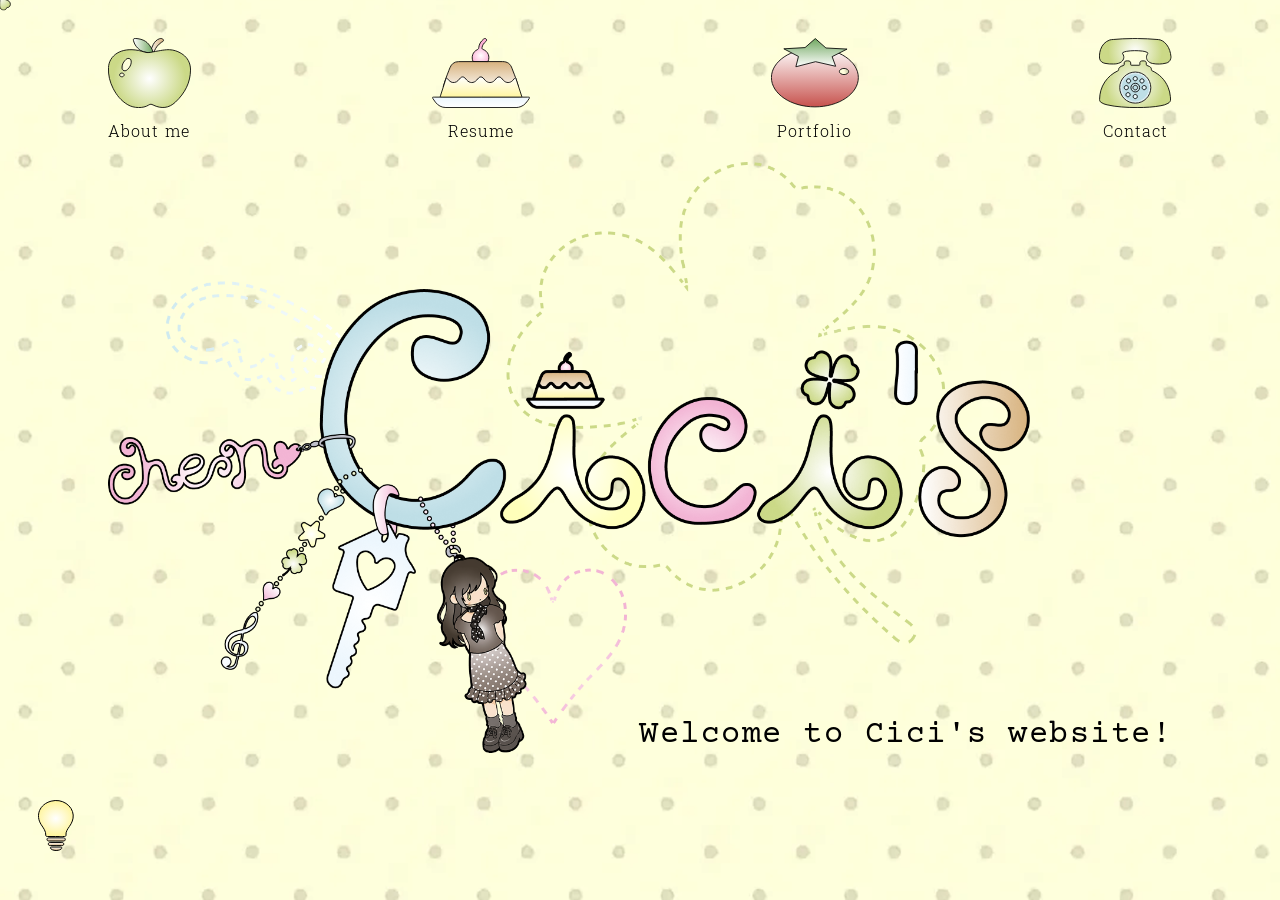
<file: index.html>
<!DOCTYPE html>
<html lang="en">
  <head>
    <meta charset="utf-8">
    <meta name="viewport" content="width=device-width, initial-scale=1.0">
    <link rel="icon" type="image/png" sizes="16x16" href="image/favicon16.png">
    <link rel="icon" type="image/png" sizes="32x32" href="image/favicon32.png">
    <title>cicicici</title>
    <link rel = 'stylesheet' href = 'style.css'>
    <link rel="preconnect" href="https://fonts.googleapis.com">
    <link rel="preconnect" href="https://fonts.gstatic.com" crossorigin>
    <link href="https://fonts.googleapis.com/css2?family=Battambang:wght@100;300;400;700;900&family=Cormorant+Garamond:wght@300..700&family=Courier+Prime:wght@400;700&display=swap" rel="stylesheet">
</head>

  <body>
    <div id = 'icon'>
    <!-- icon1 aboutme-->
    <div id = 'aboutme'>
    <a href = 'aboutme.html'>
    <svg xmlns="http://www.w3.org/2000/svg" width="96" height="81" viewBox="0 0 96 81" fill="none">
  <path d="M46.3814 27.1667C46.5628 24.7505 46.9926 22.3522 47.6706 20.0073L47.9093 19.1692C48.3295 17.6981 48.826 16.2359 49.3703 14.8005C50.4112 12.0723 51.2516 9.68284 52.407 7.44499C53.9445 4.46712 56.2459 1.94396 59.7409 0.793823C61.3166 0.267792 63.0354 0.339118 63.9331 1.91721C64.9549 3.70928 63.0641 4.14615 61.9946 4.85941C53.8203 10.3515 51.9105 18.5451 51.0988 27.1399L46.3623 27.1667H46.3814Z" fill="url(#paint0_linear_66_284)" stroke="black" stroke-miterlimit="10"/>
  <path d="M32.173 0.555045C39.1029 1.0362 44.7815 3.37603 48.3575 8.94551C49.4088 10.5801 50.3491 11.5556 50.9044 12.9397C51.4078 14.1854 52.2371 16.2484 51.2524 17.1646C50.5564 17.8105 49.2312 17.626 47.4691 17.2701C42.6048 16.288 40.169 15.7937 37.9257 14.5084C37.9257 14.5084 31.366 10.7581 29.5003 3.15853C29.2041 1.94577 29.4263 1.35916 29.7742 1.02301C30.4776 0.324357 31.8325 0.508908 32.1656 0.561636" fill="url(#paint1_linear_66_284)"/>
  <path d="M32.173 0.555045C39.1029 1.0362 44.7815 3.37603 48.3575 8.94551C49.4088 10.5801 50.3491 11.5556 50.9044 12.9397C51.4078 14.1854 52.2371 16.2484 51.2524 17.1646C50.5564 17.8105 49.2312 17.626 47.4691 17.2701C42.6048 16.288 40.169 15.7937 37.9257 14.5084C37.9257 14.5084 31.366 10.7581 29.5003 3.15853C29.2041 1.94577 29.4263 1.35916 29.7742 1.02301C30.4776 0.324357 31.8325 0.508908 32.1656 0.561636" stroke="black" stroke-miterlimit="10"/>
  <path d="M88.6865 20.7284C87.9365 20.0477 81.1423 13.9797 71.2171 13.5397C66.6208 13.3405 61.2744 14.3366 51.8376 16.113C48.8199 16.6775 45.9068 17.3167 42.9066 16.4617C42.1129 16.2375 40.1505 15.5652 37.0631 14.8264C37.0631 14.8264 36.0078 14.5607 35.0745 14.3781C14.9101 10.4185 1.2171 20.3466 0.554256 34.1845C0.144338 42.7512 2.0631 50.8945 6.10995 58.6726C9.8777 65.9028 14.9101 72.552 22.9515 77.267C29.9898 81.3926 40.7523 81.6417 47.0319 77.5991C49.1251 76.2543 50.2589 76.5614 52.2039 77.516C61.8238 82.2393 70.4844 81.2432 77.8891 74.3201C89.2534 63.6948 95.3411 51.2847 95.4981 37.1562C95.5766 30.4241 93.1695 24.8208 88.6865 20.7284ZM15.6776 44.8264C14.1949 44.6604 13.3838 43.7888 13.4885 42.5685C13.5931 41.3649 14.4915 40.5597 16.0177 40.5763C17.7534 40.5929 18.5296 41.5392 18.7825 42.7346C18.3377 44.154 17.4132 45.0257 15.6776 44.8347V44.8264ZM22.6462 36.4506C21.556 37.4717 20.2303 38.2769 18.486 37.812C16.7242 37.3389 16.2881 36.0273 16.2271 34.6825C16.0788 31.3787 17.3434 28.4235 19.7942 25.817C20.9368 24.5967 22.2973 23.2021 24.3905 23.6836C26.7628 24.2315 26.8326 26.0743 26.8936 27.9836C26.6843 31.0549 25.2889 33.952 22.6375 36.4423L22.6462 36.4506Z" fill="url(#paint2_radial_66_284)" stroke="black" stroke-miterlimit="10"/>
  <defs>
    <linearGradient id="paint0_linear_66_284" x1="46.3814" y1="13.8376" x2="64.2291" y2="13.8376" gradientUnits="userSpaceOnUse">
      <stop stop-color="white"/>
      <stop offset="1" stop-color="#D7B27E"/>
    </linearGradient>
    <linearGradient id="paint1_linear_66_284" x1="29.3744" y1="9.04438" x2="51.7188" y2="9.04438" gradientUnits="userSpaceOnUse">
      <stop stop-color="white"/>
      <stop offset="1" stop-color="#70A760"/>
    </linearGradient>
    <radialGradient id="paint2_radial_66_284" cx="0" cy="0" r="1" gradientUnits="userSpaceOnUse" gradientTransform="translate(48 47.0013) scale(41.8029 39.787)">
      <stop stop-color="white"/>
      <stop offset="1" stop-color="#CBD987"/>
    </radialGradient>
  </defs>
</svg>
</a>
<p class ="svg-title">About me</p>
    </div>

    <!--icon2 Resume-->    
<div id = 'resume'>
  <a href = 'resume.html'>
    <svg xmlns="http://www.w3.org/2000/svg" width="114" height="81" viewBox="0 0 114 81" fill="none">
  <path d="M97.44 48.2292C96.8772 45.8936 93.5237 37.8998 92.7551 35.607C90.8338 29.8671 87.4143 27.3139 81.5689 27.3023C73.2393 27.2828 64.9098 27.2984 56.5803 27.2984V27.3139C47.9519 27.3139 39.3196 27.2556 30.6912 27.3372C25.9597 27.3839 22.5907 29.8594 20.7781 34.3595C19.6719 37.1109 16.0776 46.4726 15.1655 49.3056L14.2883 52.0687L12.9531 56.1764L50.1565 60.8436L69.521 60.0353L89.6927 62.0095L99.7456 55.6945L97.44 48.2331V48.2292Z" fill="url(#paint0_linear_1_1049)" stroke="black" stroke-miterlimit="10"/>
  <path d="M64.746 27.2925C67.3274 21.3287 64.9582 15.4968 59.1163 13.257C57.978 12.823 57.704 12.1758 57.9085 10.9901C58.3908 8.19228 59.8725 6.10362 61.9485 4.39859C62.9864 3.54608 63.7042 2.52694 62.7086 1.25204C61.717 -0.0189799 60.6095 0.531279 59.5754 1.36054C56.4538 3.86771 54.5283 7.12665 54.0769 11.2265C53.9457 12.4277 53.5714 13.0245 52.4485 13.5166C47.2587 15.7835 45.121 21.8713 47.5172 27.2034L64.7421 27.2886L64.746 27.2925Z" fill="url(#paint1_radial_1_1049)" stroke="black" stroke-miterlimit="10"/>
  <path d="M56.6884 68.7927C71.565 68.7927 86.4456 68.7927 101.322 68.7927C101.86 68.7927 102.398 68.7966 102.936 68.7657C103.815 68.7154 104.067 68.2437 103.788 67.3855C101.593 60.6354 99.4021 53.8852 97.2227 47.1274C96.762 45.7008 96.1582 45.9135 95.3878 46.8568C94.7723 47.6145 94.149 48.3723 93.4755 49.072C90.2857 52.3813 85.8339 52.3697 82.6635 49.0411C81.7847 48.1171 81.026 47.0617 80.124 46.1647C78.595 44.6492 76.5123 44.6647 74.9948 46.1918C74.0542 47.139 73.2567 48.2408 72.3238 49.1996C69.2966 52.3118 64.7829 52.304 61.7556 49.1841C60.8266 48.2253 60.0291 47.1235 59.0807 46.1802C57.5516 44.657 55.5 44.6609 53.9554 46.1802C53.1773 46.9418 52.5269 47.8465 51.7953 48.6583C48.2571 52.5785 43.5692 52.5244 40.0929 48.5307C39.4116 47.7498 38.7923 46.9032 38.0568 46.1802C36.5161 44.657 34.476 44.6376 32.9353 46.1647C31.9017 47.1892 31.0384 48.3993 30.0126 49.4315C27.9377 51.5269 24.5234 52.1223 22.0265 50.9238C20.3464 50.1158 19.1851 48.7086 18.0122 47.2936C16.8354 45.8748 16.5141 45.9328 15.9644 47.6377C13.9707 53.804 11.9887 59.9781 10.0338 66.1561C9.20542 68.7734 9.24413 68.8004 11.8765 68.8004C26.8151 68.8043 41.7498 68.8004 56.6884 68.8004V68.7927Z" fill="url(#paint2_linear_1_1049)" stroke="black" stroke-miterlimit="10"/>
  <path d="M56.8175 68.429C38.9825 68.429 21.1475 68.429 3.30851 68.429C2.70934 68.429 2.10628 68.4328 1.50711 68.4445C0.425489 68.464 0.223171 68.9237 0.861248 69.8315C1.8884 71.2924 2.85329 72.804 3.93491 74.2221C7.03971 78.2816 11.1327 80.4593 16.0934 80.4671C43.1767 80.5217 70.26 80.4905 97.3472 80.4944C99.3003 80.4944 101.141 79.9918 102.958 79.3179C107.58 77.6115 110.074 73.5832 112.688 69.6834C113.171 68.9627 113 68.5069 112.124 68.4523C111.587 68.4173 111.042 68.4251 110.502 68.4251C92.6044 68.4251 74.7109 68.4251 56.8136 68.4251L56.8175 68.429Z" fill="url(#paint3_linear_1_1049)" stroke="black" stroke-miterlimit="10"/>
  <defs>
    <linearGradient id="paint0_linear_1_1049" x1="56.3513" y1="62.0056" x2="56.3513" y2="27.2906" gradientUnits="userSpaceOnUse">
      <stop stop-color="white"/>
      <stop offset="1" stop-color="#D7B27E"/>
    </linearGradient>
    <radialGradient id="paint1_radial_1_1049" cx="0" cy="0" r="1" gradientUnits="userSpaceOnUse" gradientTransform="translate(56.3998 20.4104) scale(11.1399 11.1873)">
      <stop stop-color="white"/>
      <stop offset="1" stop-color="#FDB1D6"/>
    </radialGradient>
    <linearGradient id="paint2_linear_1_1049" x1="56.7232" y1="45.0243" x2="56.7232" y2="68.7966" gradientUnits="userSpaceOnUse">
      <stop stop-color="white"/>
      <stop offset="1" stop-color="#FFF59F"/>
    </linearGradient>
    <linearGradient id="paint3_linear_1_1049" x1="56.7242" y1="80.4983" x2="56.7242" y2="68.4251" gradientUnits="userSpaceOnUse">
      <stop stop-color="white"/>
      <stop offset="1" stop-color="#ECF6FD"/>
    </linearGradient>
  </defs>
</svg>
</a>
    <p class="svg-title">Resume</p>
</div>

    <!--icon3 portfolio-->    
    <div id="portfolio">
      <a href = 'portfolio.html'>
      <svg xmlns="http://www.w3.org/2000/svg" width="103" height="82" viewBox="0 0 103 82" fill="none">
        <path d="M51.4091 12.0955C23.288 12.0955 0.5 27.4452 0.5 46.3812C0.5 65.3171 23.2954 80.6669 51.4091 80.6669C79.5227 80.6669 102.318 65.3171 102.318 46.3812C102.318 27.4452 79.5227 12.0955 51.4091 12.0955ZM85.5169 42.8449C82.5607 42.8449 80.1541 41.2266 80.1541 39.2374C80.1541 37.2483 82.5532 35.6299 85.5169 35.6299C88.4805 35.6299 90.8796 37.2483 90.8796 39.2374C90.8796 41.2266 88.4805 42.8449 85.5169 42.8449Z" fill="url(#paint0_linear_1_1042)" stroke="black" stroke-miterlimit="10"/>
        <path d="M51.8941 0.666748L64.3747 11.7034L89.0955 12.9789L71.6106 21.8198L75.7508 33.1319L52.1872 27.7548L29.157 33.6826L32.1701 21.5879L15.0459 12.6672L39.8869 11.2324L51.8941 0.666748Z" fill="url(#paint1_linear_1_1042)" stroke="black" stroke-miterlimit="10"/>
        <defs>
            <linearGradient id="paint0_linear_1_1042" x1="51.4091" y1="12.0955" x2="51.4091" y2="80.6598" gradientUnits="userSpaceOnUse">
                <stop stop-color="white"/>
                <stop offset="1" stop-color="#C7524D"/>
            </linearGradient>
            <linearGradient id="paint1_linear_1_1042" x1="52.0669" y1="33.6826" x2="52.0669" y2="0.666748" gradientUnits="userSpaceOnUse">
                <stop stop-color="white"/>
                <stop offset="1" stop-color="#70A760"/>
            </linearGradient>
        </defs>      
    </svg>
      </a>
    <p class="svg-title">Portfolio</p>
</div>

<!--icon4 contact-->    
<div id = 'contact'>
  <a href = 'contact.html'>
    <svg xmlns="http://www.w3.org/2000/svg" width="84" height="81" viewBox="0 0 84 81" fill="none">
  <path d="M83.3039 22.4709C83.0006 22.8726 83.1219 23.3677 83.0169 23.8154C82.3463 26.6732 80.4739 28.403 77.7275 29.0539C72.466 30.3017 67.1455 30.5657 61.8101 29.4671C60.6559 29.2294 59.5573 28.8063 58.5457 28.1833C54.7893 25.8632 53.8924 21.9708 56.2518 18.2308C56.829 17.3176 56.8175 17.2307 55.8485 16.7093C54.1367 15.7862 52.2643 15.3762 50.3607 15.1516C44.2023 14.422 38.0472 14.3826 31.9134 15.4156C30.4016 15.6697 28.9342 16.1059 27.5881 16.8814C27.0388 17.1979 26.8847 17.4897 27.311 18.098C30.1721 22.1741 28.3521 26.6224 24.3646 28.5653C22.0019 29.7163 19.4556 30.0672 16.8764 30.0984C13.5447 30.1377 10.2081 30.0541 6.93217 29.331C3.98249 28.6817 1.62636 27.3061 0.783601 24.1466C0.40321 22.7234 0.485191 21.2658 0.57701 19.8278C0.719656 17.6176 1.09349 15.4369 1.82148 13.3316C3.67261 7.98157 7.09449 4.15143 12.5233 2.26587C13.8284 1.81169 15.2139 1.83465 16.5649 1.71004C23.8809 1.03288 31.2149 0.683637 38.5637 0.639367C38.8358 0.637728 39.1129 0.639367 39.3621 0.5H44.445C44.6942 0.642647 44.9696 0.639367 45.2418 0.641007C52.5348 0.683637 59.8147 1.0296 67.075 1.7084C68.3211 1.82481 69.5967 1.81497 70.8002 2.19372C72.7284 2.79874 74.4352 3.81531 75.9338 5.17455C79.7344 8.61774 81.7348 13.0185 82.7759 17.9472C83.0235 19.1211 82.9415 20.3361 83.3022 21.4887V22.4725L83.3039 22.4709Z" fill="url(#paint0_radial_1_1056)" stroke="black" stroke-miterlimit="10"/>
  <path d="M44.0831 80.4872C37.9099 80.5643 31.9352 80.2921 25.9768 79.7855C20.3742 79.3084 14.7831 78.6755 9.30518 77.3359C6.8638 76.7391 4.4634 75.9963 2.37288 74.5125C1.194 73.6763 0.644728 72.5892 0.667682 71.0988C0.777537 63.791 2.64506 57.0161 6.70803 50.9086C10.5054 45.1978 15.5816 40.9462 21.7597 38.0064C22.4123 37.6949 22.7927 37.4358 22.7353 36.5914C22.6467 35.301 23.3108 34.2992 24.3716 33.5663C25.5784 32.7301 26.9409 32.2432 28.3346 31.8529C28.974 31.6742 29.22 31.3496 29.1839 30.6921C29.1462 29.9854 29.1659 29.2705 29.2298 28.5639C29.3282 27.4702 30.0152 26.7816 31.1055 26.6078C32.3287 26.4127 33.5535 26.4061 34.775 26.6078C35.9162 26.7963 36.6196 27.5702 36.6753 28.7295C36.7081 29.4115 36.7065 30.0953 36.6901 30.7773C36.677 31.284 36.8508 31.5316 37.3935 31.5299C40.453 31.5184 43.5125 31.5184 46.5737 31.5299C47.1131 31.5316 47.2968 31.2938 47.2787 30.7823C47.2558 30.128 47.2607 29.4706 47.282 28.8147C47.3246 27.5817 48.0543 26.7849 49.2709 26.5963C50.4399 26.4143 51.6089 26.4176 52.778 26.5963C53.9569 26.7767 54.6767 27.5489 54.7373 28.7541C54.7718 29.4361 54.7816 30.1215 54.7439 30.8019C54.7127 31.3725 54.9488 31.6398 55.4883 31.7775C56.5491 32.0497 57.5608 32.4547 58.515 33.0007C59.9349 33.8123 60.7662 34.9928 60.6629 36.6701C60.6219 37.3358 60.8728 37.6309 61.4434 37.8998C70.071 41.9808 76.3737 48.3376 80.053 57.1817C81.4762 60.6003 82.2763 64.196 82.6223 67.8901C82.7059 68.7886 82.6813 69.6953 82.7863 70.584C83.0765 73.0516 81.7845 74.5469 79.8218 75.67C77.2952 77.1178 74.5078 77.7819 71.6926 78.3475C67.3525 79.2198 62.9584 79.6609 58.5462 80.0052C53.6683 80.3856 48.7855 80.4987 44.0847 80.4856L44.0831 80.4872Z" fill="url(#paint1_radial_1_1056)" stroke="black" stroke-miterlimit="10"/>
  <path d="M42.0228 39.4082C51.8884 39.423 59.9766 47.562 59.9586 57.4571C59.9406 67.3047 51.8441 75.429 41.9835 75.3732C31.8884 75.3158 24.0772 67.426 24.0198 57.3768C23.9624 47.462 32.1195 39.3935 42.0228 39.4082Z" fill="url(#paint2_radial_1_1056)" stroke="black" stroke-miterlimit="10"/>
  <path d="M41.9501 62.4366C39.1661 62.4285 36.9329 60.1609 36.9444 57.3506C36.9559 54.5648 39.2267 52.3448 42.0436 52.3661C44.8227 52.3858 47.0002 54.5993 47.0051 57.4047C47.01 60.2133 44.767 62.4448 41.9501 62.4383V62.4366ZM41.9747 54.7288C40.5089 54.7288 39.3317 55.8946 39.3136 57.3637C39.294 58.8623 40.4942 60.074 41.9911 60.0674C43.4537 60.0608 44.6407 58.8852 44.6506 57.4293C44.6604 55.9224 43.4766 54.7272 41.9764 54.7288H41.9747Z" fill="url(#paint3_radial_1_1056)" stroke="black" stroke-miterlimit="10"/>
  <path d="M39.5473 46.9818C39.5686 45.6225 40.6606 44.5945 42.046 44.6306C43.3758 44.665 44.412 45.7357 44.4055 47.067C44.3989 48.4656 43.2971 49.5248 41.8837 49.492C40.513 49.4609 39.5243 48.3984 39.5473 46.9818Z" fill="url(#paint4_radial_1_1056)" stroke="black" stroke-miterlimit="10"/>
  <path d="M31.6136 59.8343C30.2314 59.8228 29.2099 58.78 29.2149 57.3847C29.2198 56.0107 30.2839 54.9597 31.6612 54.9696C33.0253 54.9777 34.0976 56.0747 34.0747 57.4339C34.0501 58.803 32.9811 59.8458 31.6136 59.8343Z" fill="url(#paint5_radial_1_1056)" stroke="black" stroke-miterlimit="10"/>
  <path d="M33.5658 68.0316C32.1836 68.0201 31.1621 66.9773 31.167 65.582C31.1719 64.208 32.236 63.157 33.6133 63.1668C34.9775 63.175 36.0498 64.2719 36.0268 65.6312C36.0022 67.0002 34.9332 68.043 33.5658 68.0316Z" fill="url(#paint6_radial_1_1056)" stroke="black" stroke-miterlimit="10"/>
  <path d="M49.88 57.3523C49.8915 55.9996 50.9884 54.9437 52.3526 54.97C53.679 54.9962 54.7267 56.0587 54.7333 57.3851C54.7415 58.7772 53.638 59.8609 52.2411 59.8347C50.8687 59.8085 49.8669 58.7575 49.88 57.3523Z" fill="url(#paint7_radial_1_1056)" stroke="black" stroke-miterlimit="10"/>
  <path d="M39.5477 67.6968C39.5625 66.3491 40.6676 65.28 42.0219 65.3079C43.3467 65.3358 44.3977 66.4015 44.4059 67.7263C44.4157 69.1184 43.3041 70.212 41.9104 70.1825C40.5315 70.153 39.5313 69.102 39.5461 67.6985L39.5477 67.6968Z" fill="url(#paint8_radial_1_1056)" stroke="black" stroke-miterlimit="10"/>
  <path d="M31.8249 49.6604C31.815 48.2487 32.8152 47.2371 34.2236 47.2371C35.614 47.2371 36.67 48.2717 36.6732 49.6342C36.6749 50.977 35.5894 52.0805 34.2499 52.0952C32.9005 52.11 31.8347 51.0393 31.8232 49.6604H31.8249Z" fill="url(#paint9_radial_1_1056)" stroke="black" stroke-miterlimit="10"/>
  <path d="M52.1329 49.6803C52.1198 51.0362 51.0032 52.1299 49.6702 52.0954C48.3749 52.0626 47.2895 50.9526 47.2813 49.6573C47.2731 48.3046 48.3618 47.2323 49.7358 47.2356C51.1311 47.2405 52.1477 48.2768 52.1329 49.6803Z" fill="url(#paint10_radial_1_1056)" stroke="black" stroke-miterlimit="10"/>
  <defs>
    <radialGradient id="paint0_radial_1_1056" cx="0" cy="0" r="1" gradientUnits="userSpaceOnUse" gradientTransform="translate(41.9019 15.3287) scale(31.0953 31.0953)">
      <stop stop-color="white"/>
      <stop offset="1" stop-color="#CBD987"/>
    </radialGradient>
    <radialGradient id="paint1_radial_1_1056" cx="0" cy="0" r="1" gradientUnits="userSpaceOnUse" gradientTransform="translate(41.745 53.4795) scale(34.7681 34.7681)">
      <stop stop-color="white"/>
      <stop offset="1" stop-color="#CBD987"/>
    </radialGradient>
    <radialGradient id="paint2_radial_1_1056" cx="0" cy="0" r="1" gradientUnits="userSpaceOnUse" gradientTransform="translate(41.9891 57.3909) rotate(90) scale(17.9827 17.9695)">
      <stop offset="0.841346" stop-color="#BEDEE6"/>
      <stop offset="1" stop-color="white"/>
    </radialGradient>
    <radialGradient id="paint3_radial_1_1056" cx="0" cy="0" r="1" gradientUnits="userSpaceOnUse" gradientTransform="translate(41.9747 57.3997) scale(5.03362 5.03363)">
      <stop stop-color="white"/>
      <stop offset="1" stop-color="#BEDEE6"/>
    </radialGradient>
    <radialGradient id="paint4_radial_1_1056" cx="0" cy="0" r="1" gradientUnits="userSpaceOnUse" gradientTransform="translate(41.9772 47.0605) scale(2.43155)">
      <stop stop-color="white"/>
      <stop offset="1" stop-color="#BEDEE6"/>
    </radialGradient>
    <radialGradient id="paint5_radial_1_1056" cx="0" cy="0" r="1" gradientUnits="userSpaceOnUse" gradientTransform="translate(31.6448 57.4027) scale(2.43155 2.43155)">
      <stop stop-color="white"/>
      <stop offset="1" stop-color="#BEDEE6"/>
    </radialGradient>
    <radialGradient id="paint6_radial_1_1056" cx="0" cy="0" r="1" gradientUnits="userSpaceOnUse" gradientTransform="translate(33.5969 65.6) scale(2.43155 2.43155)">
      <stop stop-color="white"/>
      <stop offset="1" stop-color="#BEDEE6"/>
    </radialGradient>
    <radialGradient id="paint7_radial_1_1056" cx="0" cy="0" r="1" gradientUnits="userSpaceOnUse" gradientTransform="translate(52.3083 57.4015) scale(2.42991)">
      <stop stop-color="white"/>
      <stop offset="1" stop-color="#BEDEE6"/>
    </radialGradient>
    <radialGradient id="paint8_radial_1_1056" cx="0" cy="0" r="1" gradientUnits="userSpaceOnUse" gradientTransform="translate(41.9776 67.746) scale(2.43319)">
      <stop stop-color="white"/>
      <stop offset="1" stop-color="#CDE9EF"/>
    </radialGradient>
    <radialGradient id="paint9_radial_1_1056" cx="0" cy="0" r="1" gradientUnits="userSpaceOnUse" gradientTransform="translate(34.2482 49.6653) scale(2.42663)">
      <stop stop-color="white"/>
      <stop offset="1" stop-color="#BEDEE6"/>
    </radialGradient>
    <radialGradient id="paint10_radial_1_1056" cx="0" cy="0" r="1" gradientUnits="userSpaceOnUse" gradientTransform="translate(49.7079 49.6655) scale(2.42827 2.42827)">
      <stop stop-color="white"/>
      <stop offset="1" stop-color="#BEDEE6"/>
    </radialGradient>
  </defs>
</svg>
</a>
    <p class="svg-title">Contact</p>
    </div>
</div>

<!--logo + intro-->
<div id="logo-area">
    <picture>
        <source media="(max-width: 430px)" srcset="image/cicilogo1x.png 1x, image/cicilogo2x.png 2x, image/cicilogo3x.png 3x">
        <img id='logo' src='image/logo3x.png' srcset="image/logo1x.png 1x, image/logo2x.png 2x, image/logo3x.png 3x" alt='logo'>
    </picture>
    <h2>Welcome to Cici's website!</h2>
</div>

<!--light svg-->
<div id = 'lighticon'>
<svg xmlns="http://www.w3.org/2000/svg" width="36" height="51" viewBox="0 0 36 51" fill="none">
  <path d="M17.7326 36.5194C15.0679 36.5194 12.4033 36.5235 9.73707 36.5166C8.78926 36.5138 7.69041 36.4527 7.77055 35.3204C8.06183 31.1427 5.36481 28.0154 3.23647 24.7255C-2.83106 15.3518 1.51808 4.31517 13.0521 1.17672C24.1238 -1.83531 34.5435 5.6239 35.197 15.0295C35.4944 19.3086 33.8608 22.9458 31.435 26.4427C29.5779 29.1213 27.6129 31.7651 27.9844 35.187C28.103 36.2818 27.1598 36.5138 26.1458 36.5138C23.3409 36.5124 23.9528 36.5415 21.1464 36.5415L17.7295 36.5208L17.7326 36.5194Z" fill="url(#paint0_radial_180_328)" stroke="black" stroke-miterlimit="10"/>
  <path d="M17.9402 41.0297C15.7029 41.0297 13.464 41.0328 11.2266 41.0297C10.0864 41.0266 8.99083 40.7693 9.02011 39.3902C9.0463 38.1652 10.0556 37.8555 11.1296 37.8555C15.8153 37.8509 20.4996 37.8509 25.1854 37.8555C26.2624 37.8555 27.2717 38.1729 27.2902 39.3948C27.3102 40.7647 26.2147 41.0282 25.0729 41.0313C22.6953 41.0359 20.3178 41.0313 17.9402 41.0328V41.0297Z" fill="url(#paint1_linear_180_328)" stroke="black" stroke-miterlimit="10"/>
  <path d="M18.0641 45.6231C16.1057 45.6216 14.1473 45.6355 12.1888 45.6154C11.1703 45.6047 10.3505 45.2148 10.3305 44.0699C10.3089 42.9343 11.0871 42.4628 12.1195 42.4567C16.0364 42.4335 19.9532 42.4366 23.8701 42.4489C24.8933 42.452 25.713 42.8665 25.7269 44.0006C25.7423 45.278 24.8209 45.6154 23.7315 45.6216C21.8424 45.6324 19.9548 45.6247 18.0657 45.6216L18.0641 45.6231Z" fill="url(#paint2_linear_180_328)" stroke="black" stroke-miterlimit="10"/>
  <path d="M20.1901 50.2843C18.8326 50.5786 17.4027 50.5632 16.0421 50.2843C14.8834 50.0454 13.8309 49.6355 12.9557 48.8744C12.5274 48.503 12.1036 48.0377 12.3887 47.4984C12.6491 47.0068 13.3117 47.0392 13.8618 47.0361C16.6538 47.0238 19.4443 47.0238 22.2364 47.0361C22.8527 47.0392 23.6263 46.9775 23.8743 47.5569C24.1347 48.164 23.6062 48.6509 23.0839 49.0392C22.2194 49.6802 21.2317 50.0577 20.1901 50.2843Z" fill="url(#paint3_linear_180_328)" stroke="black" stroke-miterlimit="10"/>
  <defs>
    <radialGradient id="paint0_radial_180_328" cx="0" cy="0" r="1" gradientUnits="userSpaceOnUse" gradientTransform="translate(17.8667 18.5097) scale(18.7189 16.8746)">
      <stop stop-color="white"/>
      <stop offset="1" stop-color="#FFF59F"/>
    </radialGradient>
    <linearGradient id="paint1_linear_180_328" x1="18.1559" y1="37.8509" x2="18.1559" y2="41.0313" gradientUnits="userSpaceOnUse">
      <stop stop-color="white"/>
      <stop offset="1" stop-color="#D7B27E"/>
    </linearGradient>
    <linearGradient id="paint2_linear_180_328" x1="18.0287" y1="42.4397" x2="18.0287" y2="45.6278" gradientUnits="userSpaceOnUse">
      <stop stop-color="white"/>
      <stop offset="1" stop-color="#D7B27E"/>
    </linearGradient>
    <linearGradient id="paint3_linear_180_328" x1="18.1207" y1="47.0269" x2="18.1207" y2="50.4984" gradientUnits="userSpaceOnUse">
      <stop stop-color="white"/>
      <stop offset="1" stop-color="#D7B27E"/>
    </linearGradient>
  </defs>
</svg>
</div>
<script src="script.js"></script>
  </body>

</html>
</file>
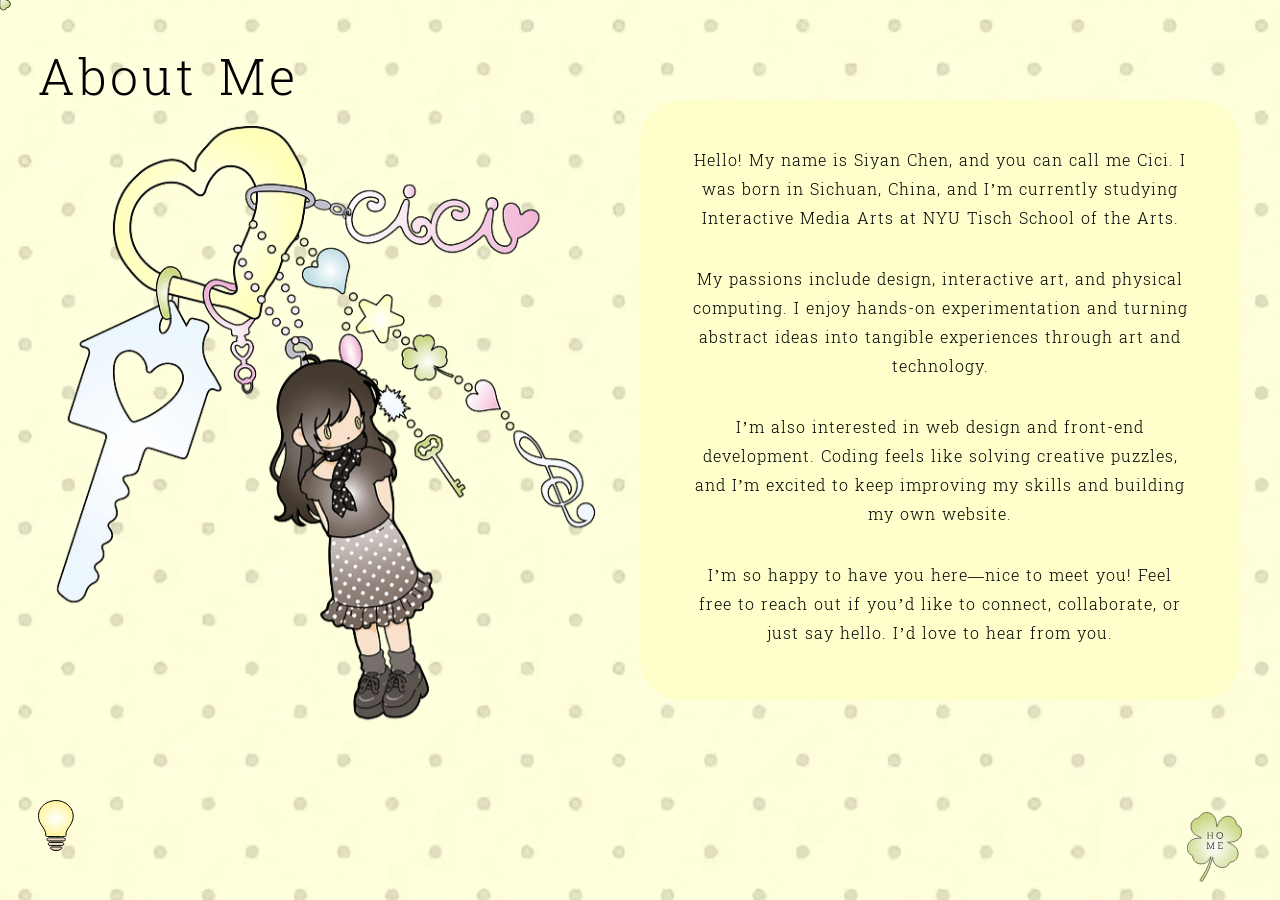
<file: aboutme.html>
<!DOCTYPE html>
<html lang="en">
  <head>
    <meta charset="utf-8">
    <meta name="viewport" content="width=device-width, initial-scale=1.0">
     
    <!-- describe text for SEO-->
    <meta name="description" content="Welcome to my personal website,this is the about me page where you can learn more about me, my background, and my interests. I am a student at NYU Tisch School of the Arts, majoring in Interactive Media Arts. I have a passion for design, interactive art, and physical computing. On this page, you can find information about my design background, interactive media skills, and physical computing experience. Feel free to explore and get to know me better!">
    <!-- keywords for SEO-->
    <meta name="keywords" content="Cici, Siyan Chen, personal website, design portfolio, interactive art, resume, contact information, creative projects, design background, interactive media skills, physical computing experience">

    <link rel="icon" type="image/png" sizes="16x16" href="image/favicon16.png">
    <link rel="icon" type="image/png" sizes="32x32" href="image/favicon32.png">
    <title>About Me</title>
    <link rel = 'stylesheet' href = 'style.css'>
    <link rel="preconnect" href="https://fonts.googleapis.com">
    <link rel="preconnect" href="https://fonts.gstatic.com" crossorigin>
    <link href="https://fonts.googleapis.com/css2?family=Battambang:wght@100;300;400;700;900&family=Cormorant+Garamond:wght@300..700&family=Courier+Prime:wght@400;700&display=swap" rel="stylesheet">
</head>

  <body>
  <main>
  <!--title-->
  <div class="title">
  <h1>About Me</h1>
  </div>

    <!--cici logo-->
  <div id = 'cicilogo'> 
  <img src = 'image/cicilogo3x.png' srcset = 'image/cicilogo1x.png 1x, image/cicilogo2x.png 2x, image/cicilogo3x.png 3x' alt = 'cici logo' width="580" height="auto">
  </div>

  <!--introduction-->
  <div id = 'introduction'>
    <article id="aboutme-paragraph">
    <p>Hello! My name is Siyan Chen, and you can call me Cici. I was born in Sichuan, China, and I’m currently studying Interactive Media Arts at NYU Tisch School of the Arts.</p>
    <p>My passions include design, interactive art, and physical computing. I enjoy hands-on experimentation and turning abstract ideas into tangible experiences through art and technology.</p>
    <p>I’m also interested in web design and front-end development. Coding feels like solving creative puzzles, and I’m excited to keep improving my skills and building my own website. </p>
    <p>I’m so happy to have you here—nice to meet you! Feel free to reach out if you’d like to connect, collaborate, or just say hello. I’d love to hear from you.</p>
    </article>
  </div>

<!--light svg-->
<div id = 'lighticon'>
<svg xmlns="http://www.w3.org/2000/svg" width="36" height="51" viewBox="0 0 36 51" fill="none">
  <path d="M17.7326 36.5194C15.0679 36.5194 12.4033 36.5235 9.73707 36.5166C8.78926 36.5138 7.69041 36.4527 7.77055 35.3204C8.06183 31.1427 5.36481 28.0154 3.23647 24.7255C-2.83106 15.3518 1.51808 4.31517 13.0521 1.17672C24.1238 -1.83531 34.5435 5.6239 35.197 15.0295C35.4944 19.3086 33.8608 22.9458 31.435 26.4427C29.5779 29.1213 27.6129 31.7651 27.9844 35.187C28.103 36.2818 27.1598 36.5138 26.1458 36.5138C23.3409 36.5124 23.9528 36.5415 21.1464 36.5415L17.7295 36.5208L17.7326 36.5194Z" fill="url(#paint0_radial_180_328)" stroke="black" stroke-miterlimit="10"/>
  <path d="M17.9402 41.0297C15.7029 41.0297 13.464 41.0328 11.2266 41.0297C10.0864 41.0266 8.99083 40.7693 9.02011 39.3902C9.0463 38.1652 10.0556 37.8555 11.1296 37.8555C15.8153 37.8509 20.4996 37.8509 25.1854 37.8555C26.2624 37.8555 27.2717 38.1729 27.2902 39.3948C27.3102 40.7647 26.2147 41.0282 25.0729 41.0313C22.6953 41.0359 20.3178 41.0313 17.9402 41.0328V41.0297Z" fill="url(#paint1_linear_180_328)" stroke="black" stroke-miterlimit="10"/>
  <path d="M18.0641 45.6231C16.1057 45.6216 14.1473 45.6355 12.1888 45.6154C11.1703 45.6047 10.3505 45.2148 10.3305 44.0699C10.3089 42.9343 11.0871 42.4628 12.1195 42.4567C16.0364 42.4335 19.9532 42.4366 23.8701 42.4489C24.8933 42.452 25.713 42.8665 25.7269 44.0006C25.7423 45.278 24.8209 45.6154 23.7315 45.6216C21.8424 45.6324 19.9548 45.6247 18.0657 45.6216L18.0641 45.6231Z" fill="url(#paint2_linear_180_328)" stroke="black" stroke-miterlimit="10"/>
  <path d="M20.1901 50.2843C18.8326 50.5786 17.4027 50.5632 16.0421 50.2843C14.8834 50.0454 13.8309 49.6355 12.9557 48.8744C12.5274 48.503 12.1036 48.0377 12.3887 47.4984C12.6491 47.0068 13.3117 47.0392 13.8618 47.0361C16.6538 47.0238 19.4443 47.0238 22.2364 47.0361C22.8527 47.0392 23.6263 46.9775 23.8743 47.5569C24.1347 48.164 23.6062 48.6509 23.0839 49.0392C22.2194 49.6802 21.2317 50.0577 20.1901 50.2843Z" fill="url(#paint3_linear_180_328)" stroke="black" stroke-miterlimit="10"/>
  <defs>
    <radialGradient id="paint0_radial_180_328" cx="0" cy="0" r="1" gradientUnits="userSpaceOnUse" gradientTransform="translate(17.8667 18.5097) scale(18.7189 16.8746)">
      <stop stop-color="white"/>
      <stop offset="1" stop-color="#FFF59F"/>
    </radialGradient>
    <linearGradient id="paint1_linear_180_328" x1="18.1559" y1="37.8509" x2="18.1559" y2="41.0313" gradientUnits="userSpaceOnUse">
      <stop stop-color="white"/>
      <stop offset="1" stop-color="#D7B27E"/>
    </linearGradient>
    <linearGradient id="paint2_linear_180_328" x1="18.0287" y1="42.4397" x2="18.0287" y2="45.6278" gradientUnits="userSpaceOnUse">
      <stop stop-color="white"/>
      <stop offset="1" stop-color="#D7B27E"/>
    </linearGradient>
    <linearGradient id="paint3_linear_180_328" x1="18.1207" y1="47.0269" x2="18.1207" y2="50.4984" gradientUnits="userSpaceOnUse">
      <stop stop-color="white"/>
      <stop offset="1" stop-color="#D7B27E"/>
    </linearGradient>
  </defs>
</svg>
</div>
</main>

<!--homepage logo-->
  <footer id = 'homepage'>
  <a href = 'index.html' aria-label="Home">
  <svg xmlns="http://www.w3.org/2000/svg" width="55" height="70" viewBox="0 0 111 140" fill="none">
  <path d="M51.6052 91.2163C49.7978 96.6385 48.6484 102.061 46.9015 107.338C43.3322 118.113 38.2127 128.072 32.0949 137.549C30.8094 139.543 29.1835 140.008 27.6635 138.939C26.1662 137.885 26.0604 136.175 27.4745 134.265C36.3373 122.337 42.9466 109.27 47.0679 94.9355C47.5065 93.4081 48.0358 91.8883 48.0737 89.6049C46.4176 92.4229 45.2152 94.7827 43.5893 96.8676C36.7683 105.627 23.3758 106.734 15.8893 99.0594C13.3334 96.4399 11.8739 93.2324 11.647 89.5285C11.5714 88.3143 11.2386 87.4666 10.0363 86.9244C-1.31445 81.7847 -2.19921 68.0231 5.61244 59.2483C9.60523 54.7578 14.7172 52.9784 20.4266 52.3369C23.27 52.0161 26.1209 51.8787 29.1533 51.8558C28.6164 50.7408 27.6409 50.7026 26.8922 50.3895C22.6801 48.6254 18.5134 46.8001 14.929 43.8523C7.76008 37.9643 5.75612 26.5242 10.6186 18.8644C13.288 14.6565 17.2127 12.4571 22.0298 11.7316C23.1263 11.5635 24.306 11.7316 24.9185 10.2424C29.1003 0.108208 41.1392 -2.40433 50.365 4.04121C56.7928 8.5317 58.7816 15.1529 59.4622 22.4767C59.6664 24.6761 59.742 26.8908 60.3243 29.1895C61.141 27.1963 61.9199 25.1877 62.7895 23.2174C65.5194 17.0163 69.2022 11.7926 75.8417 9.20374C84.3188 5.90461 93.7412 9.05864 97.7718 16.7719C98.8229 18.788 99.1859 20.9798 99.4506 23.1869C99.5565 24.088 99.7985 24.7066 100.683 25.0656C113.017 30.1441 113.493 46.2121 103.436 54.8265C98.8532 58.7519 93.3253 59.6607 87.6462 60.1189C85.922 60.2563 84.1827 60.1418 82.1334 60.1418C82.6703 61.5317 83.5702 61.4935 84.2356 61.7837C88.962 63.838 93.711 65.8236 97.4769 69.5581C104.245 76.2709 105.031 87.7797 99.1557 94.9431C96.4938 98.1811 92.9926 99.9147 88.8712 100.327C87.6688 100.449 86.6404 100.549 86.0657 101.938C81.2486 113.6 66.7521 114.31 58.3657 106.261C54.8493 102.878 52.9966 98.7386 52.1799 94.0038C52.0211 93.0644 51.8018 92.1404 51.6127 91.2087L51.6052 91.2163Z" fill="url(#paint0_radial_68_305)" stroke="black" stroke-miterlimit="10"/>
  <path d="M44.455 52.7553V53.5342H40.5V52.7553L41.9444 52.6331V41.4068L40.5 41.2923V40.498H44.455V41.2923L43.0106 41.4068V46.6228H50.2929V41.4068L48.8486 41.2923V40.498H52.8035V41.2923L51.3516 41.4068V52.6331L52.8035 52.7553V53.5342H48.8486V52.7553L50.2929 52.6331V47.524H43.0106V52.6331L44.455 52.7553Z" fill="black"/>
  <path d="M70.8667 41.9452C70.3009 41.3813 69.6233 40.9428 68.8118 40.6373C68.0002 40.3319 67.0993 40.1753 66.0941 40.1753C65.089 40.1753 64.2178 40.3319 63.4211 40.6373C62.6245 40.9428 61.9395 41.3813 61.3662 41.9452C60.1898 43.1277 59.6016 44.6783 59.6016 46.597V46.7614C59.6016 47.7247 59.7579 48.594 60.0632 49.3771C60.3685 50.1602 60.8077 50.8337 61.3811 51.4054C61.9544 51.9771 62.6319 52.4078 63.436 52.7132C64.2402 53.0187 65.1262 53.1753 66.109 53.1753C67.0918 53.1753 68.0151 53.0187 68.8192 52.7132C69.6233 52.4078 70.3009 51.9693 70.8667 51.4054C72.0208 50.2385 72.6016 48.6879 72.6016 46.7614V46.597C72.6016 44.6626 72.0208 43.112 70.8667 41.9452ZM71.3135 46.7614C71.3135 47.8578 71.1124 48.8211 70.7178 49.6512C70.3232 50.4813 69.735 51.1235 68.9681 51.5777C68.1938 52.0319 67.2407 52.2669 66.1165 52.2669C64.9922 52.2669 64.1136 52.0398 63.3393 51.5777C62.5649 51.1157 61.9618 50.4813 61.5449 49.6512C61.1279 48.8211 60.912 47.8578 60.912 46.7614V46.5813C60.912 45.4849 61.1205 44.5295 61.5374 43.6994C61.9544 42.8693 62.55 42.2271 63.3244 41.7729C64.0987 41.3187 65.0294 41.0837 66.1016 41.0837C67.1737 41.0837 68.164 41.3108 68.9458 41.7729C69.7276 42.2349 70.3158 42.8693 70.7178 43.6916C71.1199 44.5217 71.3135 45.4849 71.3135 46.5735V46.7536V46.7614Z" fill="black"/>
  <path d="M44.0285 73.1786V73.9576H40.0811V73.1786L41.5254 73.064V61.8302L40.0811 61.7156V60.9214H42.9547L47.7263 72.0942H47.7793L52.4829 60.9214H55.4321V61.7156L53.9878 61.8302V73.064L55.4321 73.1786V73.9576H51.4847V73.1786L52.9669 73.064V62.4946L52.9215 62.4793L48.1347 73.7437H47.386L42.5539 62.5175L42.5009 62.5328L42.5312 67.3746V73.064L44.0285 73.1786Z" fill="black"/>
  <path d="M72.0358 70.6704V73.5266H62.5V72.7476L63.9444 72.6331V61.3992L62.5 61.2846V60.498H71.7711V63.3466H70.8637L70.7729 61.3839H65.0031V66.3097H70.2058V67.2032H65.0031V72.656H71.0527L71.1359 70.6704H72.0358Z" fill="black"/>
  <defs>
    <radialGradient id="paint0_radial_68_305" cx="0" cy="0" r="1" gradientUnits="userSpaceOnUse" gradientTransform="translate(55.4996 70.001) scale(62.2966 62.9127)">
      <stop stop-color="white"/>
      <stop offset="1" stop-color="#CBD987"/>
    </radialGradient>
  </defs>
</svg>
</a>
</footer>


<script src="script.js"></script>
  </body>

</html>
</file>
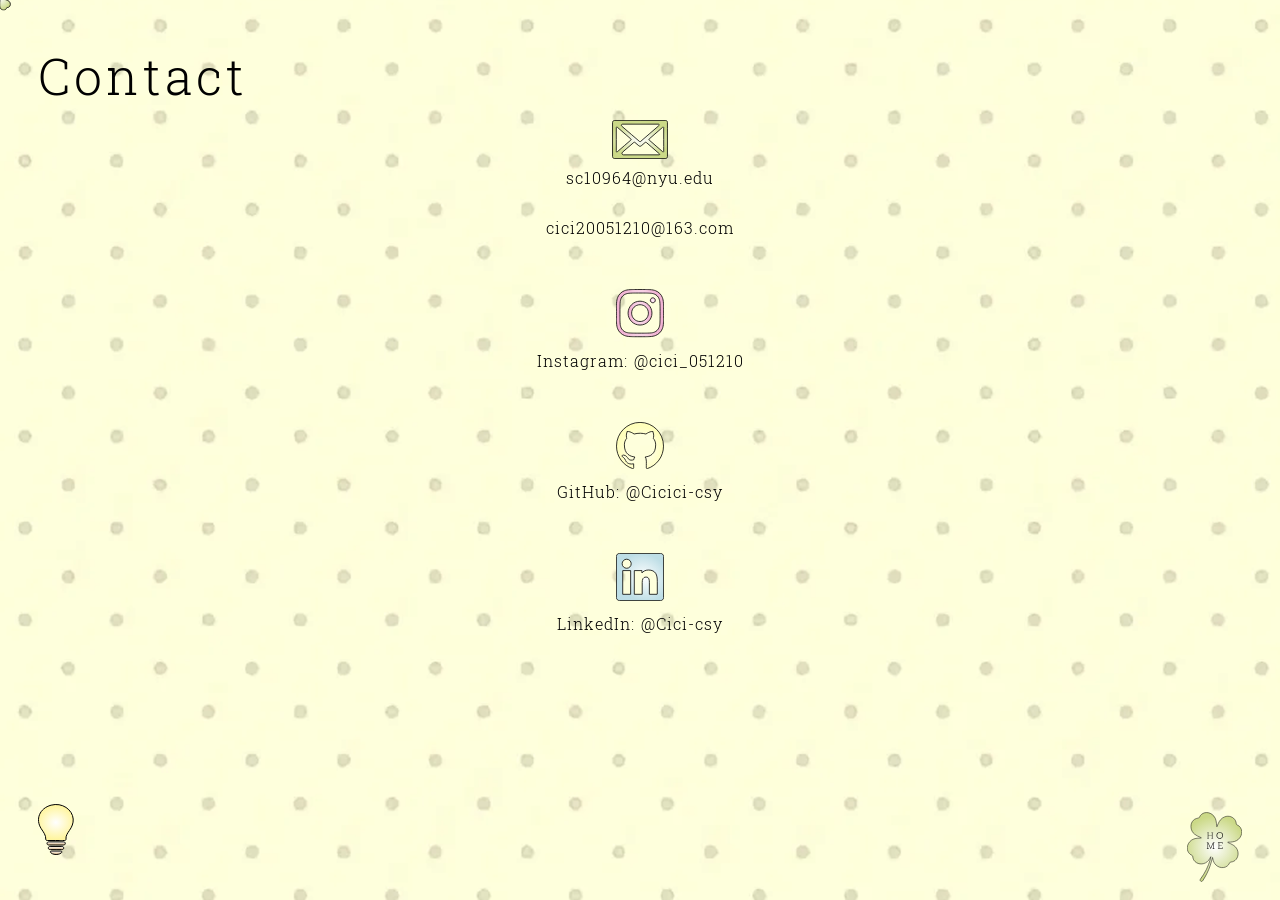
<file: contact.html>
<!DOCTYPE html>
<html lang="en">
  <head>
    <meta charset="utf-8">
    <meta name="viewport" content="width=device-width, initial-scale=1.0">
    <link rel="icon" type="image/png" sizes="16x16" href="image/favicon16.png">
    <link rel="icon" type="image/png" sizes="32x32" href="image/favicon32.png">
    <title>Contact</title>
    <link rel = 'stylesheet' href = 'style.css'>
    <link rel="preconnect" href="https://fonts.googleapis.com">
    <link rel="preconnect" href="https://fonts.gstatic.com" crossorigin>
    <link href="https://fonts.googleapis.com/css2?family=Battambang:wght@100;300;400;700;900&family=Cormorant+Garamond:wght@300..700&family=Courier+Prime:wght@400;700&display=swap" rel="stylesheet">
</head>

  <body>
  <main>
    <!--title-->
  <div class="title">
  <h1>Contact</h1>
  </div>
  <!--contact icon-->
  <div id = 'contacticon'>
  <div id = 'email'>
  <svg xmlns="http://www.w3.org/2000/svg" width="56" height="39" viewBox="0 0 70 49" fill="none">
  <path d="M3.28125 0.5C13.8763 0.534278 24.4712 0.515625 35.0615 0.515625L66.7178 0.512695C67.5494 0.512721 68.2185 0.677758 68.7627 1.18457C69.255 1.64283 69.4766 2.20401 69.4756 2.89941C69.4719 5.36884 69.4756 7.83799 69.4756 10.3047C69.4756 22.0927 69.4481 33.8847 69.5 45.6758C69.5044 46.672 69.188 47.3611 68.7119 47.8037C68.2296 48.252 67.5253 48.5011 66.6611 48.5C45.5357 48.478 24.4115 48.4797 3.28613 48.498H3.28516C2.50714 48.4991 1.81229 48.2655 1.31934 47.8252C0.83558 47.393 0.499643 46.7196 0.50293 45.7354C0.548607 31.5784 0.545677 17.4215 0.5 3.26465C0.497277 2.42963 0.769203 1.74402 1.23047 1.27051C1.68988 0.799157 2.37669 0.49729 3.28125 0.5ZM27.9854 27.9141C27.6527 27.8911 27.384 28.0558 27.1729 28.2383V28.2393C24.3403 30.6944 21.4939 33.1283 18.6514 35.5771L12.9346 40.5234C11.6358 41.6487 12.4326 43.7823 14.1504 43.7822L59.0449 43.7812C59.2296 43.7811 59.3645 43.6933 59.4307 43.6416C59.5071 43.5819 59.5696 43.5094 59.6152 43.4375C59.6586 43.3691 59.7079 43.2689 59.7246 43.1475C59.7392 43.0414 59.7333 42.8538 59.5996 42.6953L59.5342 42.6299C56.1261 39.68 52.7177 36.7313 49.3125 33.7793C47.2364 31.9802 45.1603 30.188 43.1074 28.3711V28.3701C42.8677 28.1585 42.5681 27.9515 42.1943 27.9521C41.8198 27.9529 41.5167 28.1612 41.2666 28.3877C39.771 29.7417 38.2271 31.0445 36.6826 32.3662C35.6899 33.2156 34.4459 33.2156 33.4502 32.3643C31.862 31.0059 30.2793 29.6466 28.7119 28.2695L28.7109 28.2686C28.5385 28.1174 28.2972 27.9357 27.9854 27.9141ZM6.3916 8.99414C6.25175 8.88794 5.99072 8.75876 5.6748 8.88672L5.67285 8.8877C5.5356 8.94397 5.41801 9.03544 5.33496 9.16113C5.25613 9.2806 5.22675 9.40336 5.21484 9.49512C5.20326 9.58456 5.20565 9.66769 5.20801 9.7207C5.21107 9.78975 5.21288 9.80744 5.21289 9.83691C5.21166 14.7271 5.21191 19.6187 5.21191 24.5088C5.21191 24.5608 5.22099 24.6096 5.23438 24.6553C5.2344 29.0775 5.23682 33.4981 5.23438 37.9199C5.23438 38.1247 5.22756 38.3309 5.2207 38.5469C5.21395 38.7598 5.20672 38.9823 5.20801 39.207V39.208C5.20801 39.208 5.20831 39.2136 5.20703 39.2285C5.20565 39.2446 5.2041 39.2607 5.20117 39.2881C5.19642 39.3325 5.18653 39.4159 5.19043 39.5039C5.19445 39.5946 5.21311 39.7263 5.29004 39.8584C5.37249 39.9999 5.49713 40.0999 5.64062 40.1592H5.6416C5.78594 40.2185 5.93796 40.2272 6.08105 40.1885C6.21198 40.153 6.30953 40.0848 6.37012 40.0352C6.42979 39.9863 6.4803 39.9323 6.50781 39.9033C6.52455 39.8857 6.53486 39.8744 6.54492 39.8643C6.54945 39.8597 6.5532 39.8568 6.55566 39.8545C6.55725 39.853 6.55813 39.852 6.55859 39.8516C6.56395 39.847 6.56813 39.8407 6.57324 39.8359C6.89823 39.5605 7.22196 39.2762 7.53711 39.0039C10.187 36.7134 12.8361 34.4216 15.4863 32.1318L23.4424 25.2695C23.5468 25.1798 23.6527 25.0783 23.7334 24.9629C23.8173 24.8429 23.8932 24.6809 23.8896 24.4834C23.8861 24.2869 23.8051 24.1285 23.7207 24.0137C23.6392 23.9028 23.5344 23.8054 23.4326 23.7197C21.7903 22.3379 20.1683 20.9301 18.54 19.5225L6.60059 9.18848C6.5892 9.17848 6.5778 9.16605 6.53906 9.12695C6.50805 9.09566 6.4552 9.04244 6.3916 8.99414ZM64.2148 8.90527C63.8475 8.81759 63.5583 9.04778 63.4482 9.1416C63.3713 9.20725 63.2991 9.28114 63.2451 9.33594C63.1844 9.3975 63.1445 9.43735 63.1094 9.46777L63.1084 9.46875C61.6518 10.734 60.2094 11.999 58.7529 13.2607C54.7126 16.7606 50.6706 20.2592 46.6221 23.75C46.4148 23.9286 46.1757 24.2058 46.2148 24.585C46.25 24.924 46.499 25.1551 46.6572 25.2881V25.2891C47.3897 25.9023 48.1065 26.5317 48.8359 27.1641C51.3125 29.3114 53.7896 31.4574 56.2646 33.6045C58.6619 35.6844 61.0588 37.7676 63.458 39.8457V39.8467C63.4706 39.8577 63.476 39.864 63.5215 39.9092C63.5546 39.9421 63.6142 40.0011 63.6904 40.0518C63.77 40.1047 63.8896 40.1642 64.043 40.1738C64.2024 40.1838 64.3471 40.1362 64.4668 40.0615L64.4688 40.0605C64.7363 39.8915 64.7889 39.6274 64.792 39.4668C64.7933 39.396 64.7857 39.3293 64.7822 39.2959C64.7801 39.2753 64.7792 39.2633 64.7783 39.252C64.7775 39.2425 64.7773 39.2383 64.7773 39.2383C64.7773 34.8767 64.7668 31.7404 64.7646 27.6494V24.5518C64.7646 19.7587 64.7667 14.964 64.7568 10.1699V10.1689C64.7567 10.1448 64.7618 10.1063 64.7734 10.0225C64.783 9.95394 64.7988 9.84525 64.8018 9.73828C64.8046 9.63348 64.7977 9.47454 64.7236 9.31543C64.6601 9.17918 64.5591 9.06756 64.4287 8.99121L64.2891 8.92676L64.2148 8.90527ZM5.81348 39.7383C5.8331 39.7689 5.85577 39.7984 5.88281 39.8252C5.85591 39.7986 5.83311 39.7691 5.81348 39.7383ZM13.0156 5.21777C11.7002 5.21803 11.0561 6.8622 12.0713 7.73633C16.1226 11.2273 20.1762 14.7106 24.2256 18.2021C27.6079 21.1167 30.9885 24.0334 34.3564 26.9619C34.5311 27.1145 34.7746 27.2844 35.0898 27.2725C35.3922 27.261 35.6225 27.0849 35.7773 26.9502V26.9492C39.639 23.5885 43.5132 20.2402 47.3857 16.8896L57.5186 8.12695C57.906 7.79171 58.0404 7.64838 58.1826 7.49609C58.3044 7.36572 58.4338 7.22587 58.8311 6.87402L58.8301 6.87305C59.4985 6.31582 59.109 5.21777 58.2285 5.21777H13.0156ZM5.62207 25.0098C5.61166 25.0076 5.60186 25.0037 5.5918 25.001C5.60195 25.0038 5.61178 25.0076 5.62207 25.0098Z" fill="url(#paint0_radial_113_465)" stroke="black"/>
  <defs>
    <radialGradient id="paint0_radial_113_465" cx="0" cy="0" r="1" gradientUnits="userSpaceOnUse" gradientTransform="translate(34.9998 24.5023) scale(39.6487 22.1767)">
      <stop stop-color="white"/>
      <stop offset="1" stop-color="#CBD987"/>
    </radialGradient>
  </defs>
</svg>
<p class="svg-title">sc10964@nyu.edu</p>
<p class="svg-title">cici20051210@163.com</p>
</div>
<div id = 'ins'>
  <a href = 'https://www.instagram.com/ccccccicicici_?utm_source=ig_web_button_share_sheet&igsh=ZDNlZDc0MzIxNw=='aria-label = 'instagram'>
  <svg xmlns="http://www.w3.org/2000/svg" width="48" height="49" viewBox="0 0 60 61" fill="none">
  <path d="M30.0176 0.5C38.1643 0.5 39.1752 0.535638 42.376 0.6875H42.3779C45.5179 0.826043 47.6447 1.33237 49.501 2.0498V2.04883C51.4099 2.78739 53.0267 3.78261 54.6396 5.39551L54.6406 5.39648C56.263 7.00756 57.2451 8.62179 57.96 10.5508L57.9629 10.5586C58.6798 12.402 59.1857 14.5402 59.3242 17.6807C59.4644 20.8709 59.5 21.8826 59.5 30.0293C59.5 38.176 59.4644 39.1877 59.3242 42.3779C59.1857 45.5179 58.6794 47.6447 57.9619 49.501C57.2234 51.4098 56.2291 53.0268 54.6162 54.6396C53.0033 56.2526 51.3865 57.2478 49.4775 57.9863H49.4766C47.6331 58.7032 45.4949 59.2091 42.3545 59.3477C39.1643 59.4879 38.1526 59.5234 30.0059 59.5234C21.8592 59.5234 20.8475 59.4879 17.6572 59.3477C14.5172 59.2091 12.3904 58.7028 10.5342 57.9854H10.5332C8.62472 57.2468 7.00813 56.2523 5.39551 54.6396L5.39453 54.6387L5.09766 54.3359C3.74641 52.9246 2.86474 51.4951 2.18066 49.8447L2.03711 49.4883C1.32025 47.6449 0.814344 45.5067 0.675781 42.3662C0.535551 39.176 0.5 38.1643 0.5 30.0176C0.5 23.9078 0.51982 21.8111 0.588867 19.7939L0.675781 17.6572C0.814325 14.5172 1.32065 12.3904 2.03809 10.5342L2.03613 10.5332C2.7872 8.62224 3.77267 7.007 5.39453 5.39648L5.39648 5.39453C6.90699 3.87339 8.42213 2.9136 10.1904 2.18066L10.5469 2.03711C12.3903 1.32025 14.5285 0.814345 17.6689 0.675781C20.8592 0.535551 21.8709 0.5 30.0176 0.5ZM30.0176 4.90527C23.9999 4.90527 21.9566 4.92564 19.9756 4.99512L17.8711 5.08203C15.2677 5.19705 13.6803 5.59728 12.584 5.9834L12.1436 6.14648C10.6841 6.71064 9.62771 7.39378 8.52246 8.49902C7.56595 9.45553 6.91465 10.3927 6.38867 11.5898L6.16992 12.1201C5.7673 13.1557 5.299 14.6589 5.13379 17.3037L5.10547 17.8477C4.96428 21.0127 4.92871 21.9711 4.92871 29.9941C4.92871 36.0029 4.94909 38.044 5.01855 40.0293L5.10547 42.1406C5.23685 45.1143 5.74045 46.7624 6.16992 47.8672V47.8682C6.73408 49.3276 7.41721 50.384 8.52246 51.4893C9.61567 52.5825 10.6837 53.2775 12.1436 53.8418V53.8408C13.1791 54.2435 14.6821 54.7127 17.3271 54.8779L17.8711 54.9062C21.0362 55.0474 21.9946 55.083 30.0176 55.083C36.0263 55.083 38.0674 55.0626 40.0527 54.9932L42.1641 54.9062C45.138 54.7749 46.7858 54.2703 47.8906 53.8408L47.8916 53.8418C49.351 53.2776 50.4075 52.5945 51.5127 51.4893C52.6059 50.396 53.3009 49.328 53.8652 47.8682L53.8643 47.8672C54.2668 46.8316 54.7362 45.3289 54.9014 42.6846L54.9297 42.1406C55.0709 38.9755 55.1064 38.0172 55.1064 29.9941C55.1064 23.9854 55.0861 21.9443 55.0166 19.959L54.9297 17.8477C54.7983 14.873 54.2938 13.2249 53.8643 12.1201H53.8652C53.3011 10.6607 52.6179 9.60427 51.5127 8.49902C50.4195 7.40581 49.3515 6.7108 47.8916 6.14648H47.8906C46.8551 5.74393 45.3521 5.27552 42.708 5.11035L42.1641 5.08203C38.999 4.94084 38.0406 4.90527 30.0176 4.90527Z" fill="url(#paint0_radial_110_425)" stroke="black"/>
  <path d="M30.0166 15.0977C38.2532 15.0977 44.9364 21.7801 44.9365 30.0166C44.9365 38.2533 38.2533 44.9365 30.0166 44.9365C21.7801 44.9364 15.0977 38.2532 15.0977 30.0166C15.0978 21.7801 21.7801 15.0978 30.0166 15.0977ZM30.0166 19.5146C24.2179 19.5148 19.5148 24.2179 19.5146 30.0166C19.5146 35.8154 24.2178 40.5184 30.0166 40.5186C35.8155 40.5186 40.5186 35.8155 40.5186 30.0166C40.5184 24.2178 35.8154 19.5146 30.0166 19.5146Z" fill="url(#paint1_radial_110_425)" stroke="black"/>
  <path d="M46.0459 10.8896C47.7513 10.8896 49.1454 12.2838 49.1455 13.9893C49.1455 15.7054 47.7524 17.0889 46.0459 17.0889C44.3298 17.0888 42.9463 15.6958 42.9463 13.9893C42.9464 12.2732 44.3395 10.8897 46.0459 10.8896Z" fill="url(#paint2_radial_110_425)" stroke="black"/>
  <defs>
    <radialGradient id="paint0_radial_110_425" cx="0" cy="0" r="1" gradientUnits="userSpaceOnUse" gradientTransform="translate(30 30.0117) scale(24.2255 43.9539)">
      <stop stop-color="white"/>
      <stop offset="1" stop-color="#F2B4D4"/>
    </radialGradient>
    <radialGradient id="paint1_radial_110_425" cx="0" cy="0" r="1" gradientUnits="userSpaceOnUse" gradientTransform="translate(30.0168 30.0168) scale(12.4512 22.5823)">
      <stop stop-color="white"/>
      <stop offset="1" stop-color="#F2B4D4"/>
    </radialGradient>
    <radialGradient id="paint2_radial_110_425" cx="0" cy="0" r="1" gradientUnits="userSpaceOnUse" gradientTransform="translate(46.0461 13.9894) scale(2.90687 5.27207)">
      <stop stop-color="white"/>
      <stop offset="1" stop-color="#F2B4D4"/>
    </radialGradient>
  </defs>
</svg>
</a>
<p class="svg-title">Instagram: @cici_051210</p>
</div>
<div id = 'github'>
  <a href = 'https://github.com/Cicici-csy' aria-label = 'github'>
  <svg xmlns="http://www.w3.org/2000/svg" width="48" height="47" viewBox="0 0 60 59" fill="none">
  <path d="M30.0244 0.5C46.2987 0.5 59.5482 13.7938 59.5 30.2461V30.248C59.4999 43.3873 51.0565 54.5074 39.3418 58.457C38.7335 58.5731 38.4083 58.4273 38.2324 58.2637C38.0357 58.0807 37.9316 57.7899 37.9316 57.4902C37.9316 56.9924 37.9437 55.9329 37.9561 54.4834C37.9684 53.0367 37.9805 51.2075 37.9805 49.1777C37.9805 46.8067 37.3509 45.0828 36.4717 43.9414C39.5531 43.5108 42.6934 42.6285 45.1416 40.5645C47.8724 38.2619 49.6631 34.5617 49.6631 28.6445C49.663 25.3311 48.5499 22.5847 46.6504 20.4229C47.0457 19.2781 47.7923 16.2475 46.248 12.3359L46.1602 12.1143L45.9336 12.043L45.7832 12.5195C45.9205 12.0853 45.932 12.0465 45.9326 12.043L45.9316 12.042H45.9287C45.9272 12.0415 45.9256 12.0406 45.9238 12.04C45.92 12.0389 45.9152 12.0376 45.9102 12.0361C45.9001 12.0333 45.8872 12.0301 45.8721 12.0264C45.8416 12.0189 45.8009 12.01 45.75 12.001C45.6477 11.9828 45.5039 11.9641 45.3184 11.9561C44.947 11.9401 44.4093 11.9659 43.6963 12.1182C42.3017 12.416 40.2411 13.196 37.4395 15.083C35.2252 14.499 32.8534 14.1672 30.5088 14.127L30.0244 14.123C27.5216 14.1258 25.0297 14.4484 22.6094 15.083C19.8081 13.1962 17.748 12.416 16.3535 12.1182C15.6402 11.9658 15.1019 11.94 14.7305 11.9561C14.5451 11.9641 14.402 11.9828 14.2998 12.001C14.2487 12.01 14.2073 12.0188 14.1768 12.0264C14.1617 12.0301 14.1487 12.0333 14.1387 12.0361C14.1338 12.0375 14.1296 12.0389 14.126 12.04C14.1241 12.0406 14.1217 12.0415 14.1201 12.042H14.1182L14.1172 12.043C14.1179 12.0467 14.1296 12.0863 14.2666 12.5195L14.1162 12.043L13.8896 12.1143L13.8018 12.3359C12.256 16.2514 13.0035 19.2846 13.3984 20.4268C11.5476 22.5828 10.3868 25.3265 10.3867 28.6445C10.3867 34.5613 12.1767 38.2732 14.9004 40.582C17.3433 42.6527 20.4734 43.5371 23.5371 43.9492C22.93 44.7596 22.4338 45.8732 22.2129 47.2764C21.362 47.6364 20.0641 48.0293 18.6934 47.9033C17.2181 47.7677 15.6101 47.0312 14.3506 44.8691L14.3496 44.8672C14.3455 44.8599 14.3402 44.8494 14.333 44.8369C14.3184 44.8118 14.2967 44.7764 14.2695 44.7324C14.215 44.6444 14.1353 44.5212 14.0303 44.374C13.8203 44.0797 13.5067 43.6854 13.0918 43.2842C12.2653 42.4851 11.0034 41.6283 9.32812 41.5176L9.3125 41.5166H9.2959H9.29492H9.25195C9.22722 41.5171 9.19243 41.5185 9.15039 41.5205C9.0663 41.5246 8.94963 41.5325 8.81836 41.5488C8.57493 41.5792 8.20561 41.646 7.91602 41.8174C7.76576 41.9063 7.59304 42.0496 7.49805 42.2734C7.39675 42.5123 7.41782 42.764 7.51367 42.9922C7.68494 43.3994 8.12747 43.8168 8.81543 44.2832L8.85156 44.3076L8.88965 44.3242C8.89104 44.3249 8.89301 44.3259 8.89551 44.3271C8.90446 44.3316 8.92013 44.3403 8.94238 44.3525C8.98728 44.3773 9.05818 44.4192 9.14941 44.4805C9.33179 44.6029 9.59705 44.8048 9.90527 45.1123C10.482 45.6877 11.2162 46.639 11.8379 48.1455L11.9609 48.4551V48.4561C11.9658 48.4701 11.9726 48.4892 11.9814 48.5127C11.9993 48.56 12.0256 48.6259 12.0615 48.707C12.1333 48.8693 12.2436 49.0939 12.4033 49.3545C12.7226 49.8753 13.2406 50.5446 14.0381 51.1523C15.5743 52.3229 18.0758 53.2082 22.0205 52.4893C22.0236 53.5293 22.0336 54.5284 22.0439 55.3682C22.0563 56.3744 22.0684 57.1447 22.0684 57.4912C22.0683 57.7906 21.9641 58.0809 21.7676 58.2637C21.5913 58.4276 21.2648 58.5735 20.6523 58.4551C8.94056 54.5051 0.500096 43.3852 0.5 30.248C0.5 13.7938 13.7013 0.500223 30.0244 0.5Z" fill="url(#paint0_radial_110_424)" stroke="black"/>
  <defs>
    <radialGradient id="paint0_radial_110_424" cx="0" cy="0" r="1" gradientTransform="matrix(-18.5645 -23.6697 22.8926 -19.1947 31.1569 34.908)" gradientUnits="userSpaceOnUse">
      <stop stop-color="white"/>
      <stop offset="1" stop-color="#FFFFBA"/>
    </radialGradient>
  </defs>
</svg>
</a>
<p class="svg-title">GitHub: @Cicici-csy</p>
</div>

<div id = 'linkedin'>
  <a href ='https://www.linkedin.com/in/siyan-chen-b81aba334/' aria-label = 'LinkedIn'>
  <svg xmlns="http://www.w3.org/2000/svg" width="48" height="48" viewBox="0 0 60 60" fill="none">
  <path d="M4.42969 0.5H55.5586C57.7448 0.5 59.5 2.2227 59.5 4.32422V55.6758C59.5 57.7664 57.7439 59.5 55.5586 59.5H4.42969C2.24699 59.5 0.5 57.769 0.5 55.6641V4.32422L0.504883 4.12793C0.609449 2.11497 2.31356 0.5 4.42969 0.5ZM8.39453 51.6289H18.3008V21.9883H8.39453V51.6289ZM40.4531 21.2734C36.7222 21.2734 33.978 22.9714 32.4219 24.918V21.9883H22.8906V51.6289H32.7734V36.9727C32.7734 35.1124 32.9529 33.3848 33.6416 32.1318C33.9794 31.5172 34.4383 31.0213 35.0625 30.6748C35.6895 30.3268 36.5135 30.1133 37.6055 30.1133C38.6682 30.1133 39.4232 30.3607 39.9707 30.7432C40.5192 31.1264 40.9024 31.6755 41.1689 32.3506C41.7133 33.7296 41.7344 35.5267 41.7344 37.207V51.6289H51.1289V51.1289H51.6289V35.4141C51.6289 31.5477 51.2175 28.011 49.5938 25.4355C47.9365 22.8072 45.0821 21.2734 40.4531 21.2734ZM13.3477 7.77344C10.2129 7.77344 7.67969 10.3052 7.67969 13.4297C7.67969 16.5542 10.2129 19.0859 13.3477 19.0859C16.4722 19.0859 19.0039 16.541 19.0039 13.4297C19.0039 10.3059 16.4715 7.77344 13.3477 7.77344Z" fill="url(#paint0_radial_110_423)" stroke="black"/>
  <defs>
    <radialGradient id="paint0_radial_110_423" cx="0" cy="0" r="1" gradientTransform="matrix(-13.2338 25.5597 28.2117 15.4434 35.0025 30.6896)" gradientUnits="userSpaceOnUse">
      <stop stop-color="white"/>
      <stop offset="1" stop-color="#BEDEE6"/>
    </radialGradient>
  </defs>
</svg>
</a>
<p class="svg-title">LinkedIn: @Cici-csy</p>
</div>

<!--light svg-->
<div id = 'lighticon'>
<svg xmlns="http://www.w3.org/2000/svg" width="36" height="51" viewBox="0 0 36 51" fill="none">
  <path d="M17.7326 36.5194C15.0679 36.5194 12.4033 36.5235 9.73707 36.5166C8.78926 36.5138 7.69041 36.4527 7.77055 35.3204C8.06183 31.1427 5.36481 28.0154 3.23647 24.7255C-2.83106 15.3518 1.51808 4.31517 13.0521 1.17672C24.1238 -1.83531 34.5435 5.6239 35.197 15.0295C35.4944 19.3086 33.8608 22.9458 31.435 26.4427C29.5779 29.1213 27.6129 31.7651 27.9844 35.187C28.103 36.2818 27.1598 36.5138 26.1458 36.5138C23.3409 36.5124 23.9528 36.5415 21.1464 36.5415L17.7295 36.5208L17.7326 36.5194Z" fill="url(#paint0_radial_180_328)" stroke="black" stroke-miterlimit="10"/>
  <path d="M17.9402 41.0297C15.7029 41.0297 13.464 41.0328 11.2266 41.0297C10.0864 41.0266 8.99083 40.7693 9.02011 39.3902C9.0463 38.1652 10.0556 37.8555 11.1296 37.8555C15.8153 37.8509 20.4996 37.8509 25.1854 37.8555C26.2624 37.8555 27.2717 38.1729 27.2902 39.3948C27.3102 40.7647 26.2147 41.0282 25.0729 41.0313C22.6953 41.0359 20.3178 41.0313 17.9402 41.0328V41.0297Z" fill="url(#paint1_linear_180_328)" stroke="black" stroke-miterlimit="10"/>
  <path d="M18.0641 45.6231C16.1057 45.6216 14.1473 45.6355 12.1888 45.6154C11.1703 45.6047 10.3505 45.2148 10.3305 44.0699C10.3089 42.9343 11.0871 42.4628 12.1195 42.4567C16.0364 42.4335 19.9532 42.4366 23.8701 42.4489C24.8933 42.452 25.713 42.8665 25.7269 44.0006C25.7423 45.278 24.8209 45.6154 23.7315 45.6216C21.8424 45.6324 19.9548 45.6247 18.0657 45.6216L18.0641 45.6231Z" fill="url(#paint2_linear_180_328)" stroke="black" stroke-miterlimit="10"/>
  <path d="M20.1901 50.2843C18.8326 50.5786 17.4027 50.5632 16.0421 50.2843C14.8834 50.0454 13.8309 49.6355 12.9557 48.8744C12.5274 48.503 12.1036 48.0377 12.3887 47.4984C12.6491 47.0068 13.3117 47.0392 13.8618 47.0361C16.6538 47.0238 19.4443 47.0238 22.2364 47.0361C22.8527 47.0392 23.6263 46.9775 23.8743 47.5569C24.1347 48.164 23.6062 48.6509 23.0839 49.0392C22.2194 49.6802 21.2317 50.0577 20.1901 50.2843Z" fill="url(#paint3_linear_180_328)" stroke="black" stroke-miterlimit="10"/>
  <defs>
    <radialGradient id="paint0_radial_180_328" cx="0" cy="0" r="1" gradientUnits="userSpaceOnUse" gradientTransform="translate(17.8667 18.5097) scale(18.7189 16.8746)">
      <stop stop-color="white"/>
      <stop offset="1" stop-color="#FFF59F"/>
    </radialGradient>
    <linearGradient id="paint1_linear_180_328" x1="18.1559" y1="37.8509" x2="18.1559" y2="41.0313" gradientUnits="userSpaceOnUse">
      <stop stop-color="white"/>
      <stop offset="1" stop-color="#D7B27E"/>
    </linearGradient>
    <linearGradient id="paint2_linear_180_328" x1="18.0287" y1="42.4397" x2="18.0287" y2="45.6278" gradientUnits="userSpaceOnUse">
      <stop stop-color="white"/>
      <stop offset="1" stop-color="#D7B27E"/>
    </linearGradient>
    <linearGradient id="paint3_linear_180_328" x1="18.1207" y1="47.0269" x2="18.1207" y2="50.4984" gradientUnits="userSpaceOnUse">
      <stop stop-color="white"/>
      <stop offset="1" stop-color="#D7B27E"/>
    </linearGradient>
  </defs>
</svg>
</div>
</main>

<!--homepage logo-->
  <footer id = 'homepage'>
  <a href = 'index.html' aria-label="Home">
  <svg xmlns="http://www.w3.org/2000/svg" width="55" height="70" viewBox="0 0 111 140" fill="none">
  <path d="M51.6052 91.2163C49.7978 96.6385 48.6484 102.061 46.9015 107.338C43.3322 118.113 38.2127 128.072 32.0949 137.549C30.8094 139.543 29.1835 140.008 27.6635 138.939C26.1662 137.885 26.0604 136.175 27.4745 134.265C36.3373 122.337 42.9466 109.27 47.0679 94.9355C47.5065 93.4081 48.0358 91.8883 48.0737 89.6049C46.4176 92.4229 45.2152 94.7827 43.5893 96.8676C36.7683 105.627 23.3758 106.734 15.8893 99.0594C13.3334 96.4399 11.8739 93.2324 11.647 89.5285C11.5714 88.3143 11.2386 87.4666 10.0363 86.9244C-1.31445 81.7847 -2.19921 68.0231 5.61244 59.2483C9.60523 54.7578 14.7172 52.9784 20.4266 52.3369C23.27 52.0161 26.1209 51.8787 29.1533 51.8558C28.6164 50.7408 27.6409 50.7026 26.8922 50.3895C22.6801 48.6254 18.5134 46.8001 14.929 43.8523C7.76008 37.9643 5.75612 26.5242 10.6186 18.8644C13.288 14.6565 17.2127 12.4571 22.0298 11.7316C23.1263 11.5635 24.306 11.7316 24.9185 10.2424C29.1003 0.108208 41.1392 -2.40433 50.365 4.04121C56.7928 8.5317 58.7816 15.1529 59.4622 22.4767C59.6664 24.6761 59.742 26.8908 60.3243 29.1895C61.141 27.1963 61.9199 25.1877 62.7895 23.2174C65.5194 17.0163 69.2022 11.7926 75.8417 9.20374C84.3188 5.90461 93.7412 9.05864 97.7718 16.7719C98.8229 18.788 99.1859 20.9798 99.4506 23.1869C99.5565 24.088 99.7985 24.7066 100.683 25.0656C113.017 30.1441 113.493 46.2121 103.436 54.8265C98.8532 58.7519 93.3253 59.6607 87.6462 60.1189C85.922 60.2563 84.1827 60.1418 82.1334 60.1418C82.6703 61.5317 83.5702 61.4935 84.2356 61.7837C88.962 63.838 93.711 65.8236 97.4769 69.5581C104.245 76.2709 105.031 87.7797 99.1557 94.9431C96.4938 98.1811 92.9926 99.9147 88.8712 100.327C87.6688 100.449 86.6404 100.549 86.0657 101.938C81.2486 113.6 66.7521 114.31 58.3657 106.261C54.8493 102.878 52.9966 98.7386 52.1799 94.0038C52.0211 93.0644 51.8018 92.1404 51.6127 91.2087L51.6052 91.2163Z" fill="url(#paint0_radial_68_305)" stroke="black" stroke-miterlimit="10"/>
  <path d="M44.455 52.7553V53.5342H40.5V52.7553L41.9444 52.6331V41.4068L40.5 41.2923V40.498H44.455V41.2923L43.0106 41.4068V46.6228H50.2929V41.4068L48.8486 41.2923V40.498H52.8035V41.2923L51.3516 41.4068V52.6331L52.8035 52.7553V53.5342H48.8486V52.7553L50.2929 52.6331V47.524H43.0106V52.6331L44.455 52.7553Z" fill="black"/>
  <path d="M70.8667 41.9452C70.3009 41.3813 69.6233 40.9428 68.8118 40.6373C68.0002 40.3319 67.0993 40.1753 66.0941 40.1753C65.089 40.1753 64.2178 40.3319 63.4211 40.6373C62.6245 40.9428 61.9395 41.3813 61.3662 41.9452C60.1898 43.1277 59.6016 44.6783 59.6016 46.597V46.7614C59.6016 47.7247 59.7579 48.594 60.0632 49.3771C60.3685 50.1602 60.8077 50.8337 61.3811 51.4054C61.9544 51.9771 62.6319 52.4078 63.436 52.7132C64.2402 53.0187 65.1262 53.1753 66.109 53.1753C67.0918 53.1753 68.0151 53.0187 68.8192 52.7132C69.6233 52.4078 70.3009 51.9693 70.8667 51.4054C72.0208 50.2385 72.6016 48.6879 72.6016 46.7614V46.597C72.6016 44.6626 72.0208 43.112 70.8667 41.9452ZM71.3135 46.7614C71.3135 47.8578 71.1124 48.8211 70.7178 49.6512C70.3232 50.4813 69.735 51.1235 68.9681 51.5777C68.1938 52.0319 67.2407 52.2669 66.1165 52.2669C64.9922 52.2669 64.1136 52.0398 63.3393 51.5777C62.5649 51.1157 61.9618 50.4813 61.5449 49.6512C61.1279 48.8211 60.912 47.8578 60.912 46.7614V46.5813C60.912 45.4849 61.1205 44.5295 61.5374 43.6994C61.9544 42.8693 62.55 42.2271 63.3244 41.7729C64.0987 41.3187 65.0294 41.0837 66.1016 41.0837C67.1737 41.0837 68.164 41.3108 68.9458 41.7729C69.7276 42.2349 70.3158 42.8693 70.7178 43.6916C71.1199 44.5217 71.3135 45.4849 71.3135 46.5735V46.7536V46.7614Z" fill="black"/>
  <path d="M44.0285 73.1786V73.9576H40.0811V73.1786L41.5254 73.064V61.8302L40.0811 61.7156V60.9214H42.9547L47.7263 72.0942H47.7793L52.4829 60.9214H55.4321V61.7156L53.9878 61.8302V73.064L55.4321 73.1786V73.9576H51.4847V73.1786L52.9669 73.064V62.4946L52.9215 62.4793L48.1347 73.7437H47.386L42.5539 62.5175L42.5009 62.5328L42.5312 67.3746V73.064L44.0285 73.1786Z" fill="black"/>
  <path d="M72.0358 70.6704V73.5266H62.5V72.7476L63.9444 72.6331V61.3992L62.5 61.2846V60.498H71.7711V63.3466H70.8637L70.7729 61.3839H65.0031V66.3097H70.2058V67.2032H65.0031V72.656H71.0527L71.1359 70.6704H72.0358Z" fill="black"/>
  <defs>
    <radialGradient id="paint0_radial_68_305" cx="0" cy="0" r="1" gradientUnits="userSpaceOnUse" gradientTransform="translate(55.4996 70.001) scale(62.2966 62.9127)">
      <stop stop-color="white"/>
      <stop offset="1" stop-color="#CBD987"/>
    </radialGradient>
  </defs>
</svg>
</a>
</footer>

<script src="script.js"></script>

  </body>

</html>
</file>
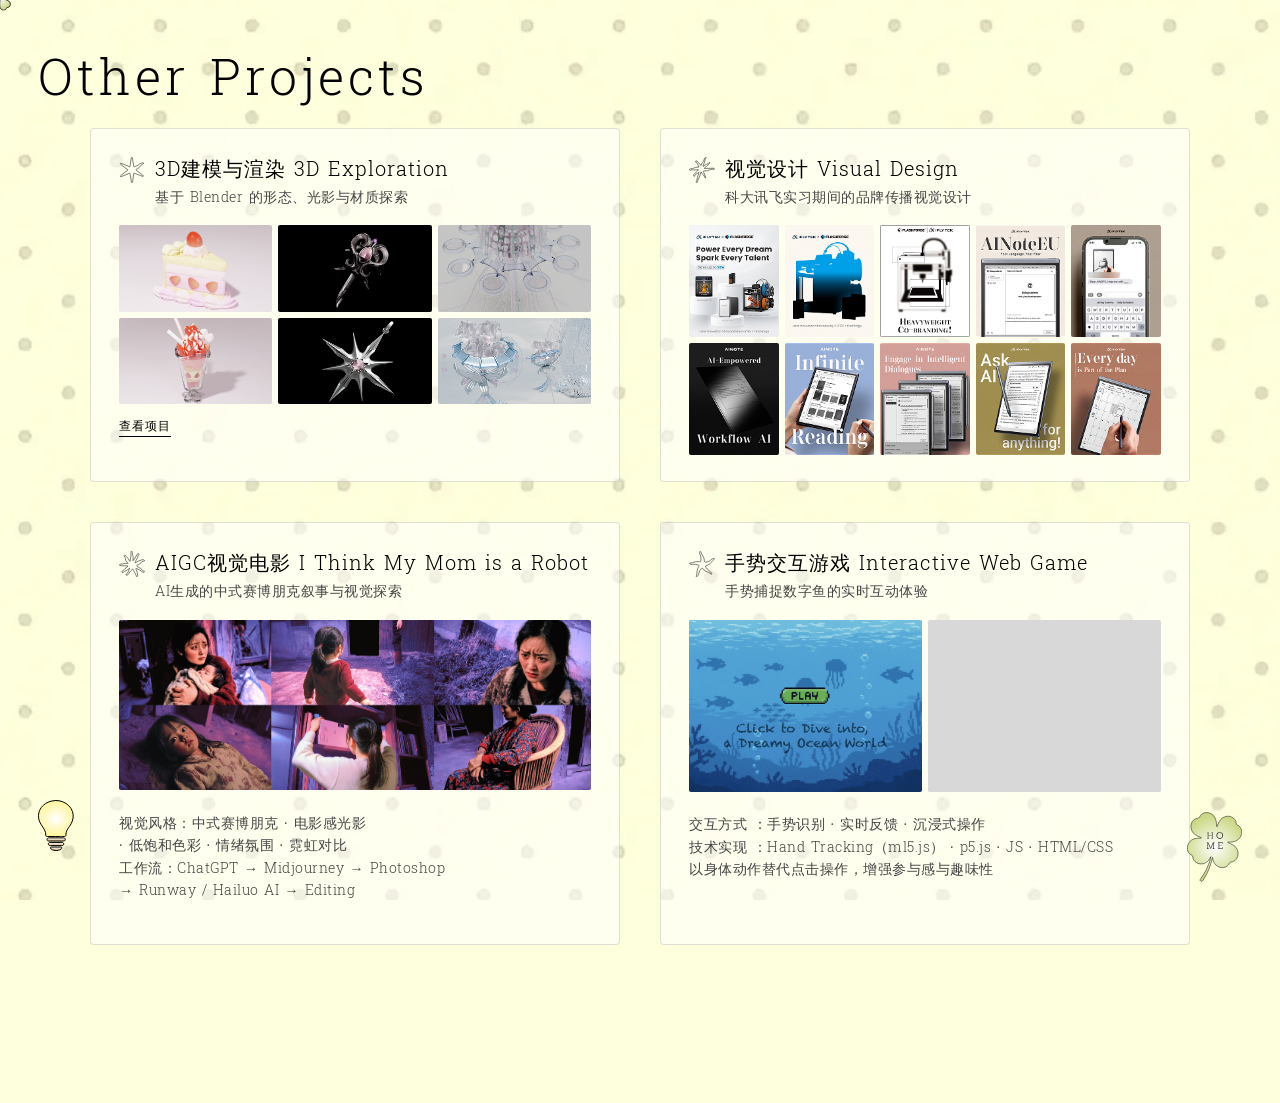
<file: other-projects.html>
<!DOCTYPE html>
<html lang="en">
  <head>
    <meta charset="utf-8">
    <meta name="viewport" content="width=device-width, initial-scale=1.0">
    <link rel="icon" type="image/png" sizes="16x16" href="image/favicon16.png">
    <link rel="icon" type="image/png" sizes="32x32" href="image/favicon32.png">
    <title>Design Exploration</title>
    <link rel="stylesheet" href="style.css">
    <link rel="preconnect" href="https://fonts.googleapis.com">
    <link rel="preconnect" href="https://fonts.gstatic.com" crossorigin>
    <link href="https://fonts.googleapis.com/css2?family=Battambang:wght@100;300;400;700;900&family=Cormorant+Garamond:wght@300..700&family=Courier+Prime:wght@400;700&display=swap" rel="stylesheet">
    <style>
    .title{
    position: fixed;
    top:0;
    left:3%;
    transition: opacity 0.4s ease, transform 0.4s ease;
  }
      .exploration-wrapper {
        max-width: 1100px;
        margin: 0 auto;
        padding: 20px 60px 150px;
      }

      /* ── 2×2 SECTION GRID ── */
      .sections-grid {
        display: grid;
        grid-template-columns: 1fr 1fr;
        column-gap: 40px;
        row-gap: 40px;
        margin-top: 100px;
      }

      /* ── CARD ── */
      .section-card {
        background: rgba(255, 255, 255, 0.55);
        border: 1px solid rgba(0, 0, 0, 0.12);
        border-radius: 4px;
        padding: 28px 28px 26px;
        display: flex;
        flex-direction: column;
      }

      /* ── SECTION HEADER ── */
      .section-header {
        display: flex;
        align-items: center;
        gap: 10px;
        margin-bottom: 4px;
      }

      .section-header svg {
        flex-shrink: 0;
        width: 26px;
        height: 26px;
      }

      .section-card h3 {
        font-family: Battambang, serif;
        font-size: 20px;
        font-weight: 300;
        letter-spacing: 1px;
        color: #000;
        text-align: left;
        margin: 0;
        line-height: 1.3;
      }

      .section-card p {
        font-family: Battambang, serif;
        font-size: 14px;
        font-weight: 300;
        color: #444;
        text-align: left;
        letter-spacing: 0.5px;
        margin: 0 0 16px 36px;
        line-height: 1.6;
      }

      /* ── IMAGE GRIDS ── */
      .img-grid {
        display: grid;
        gap: 6px;
      }

      .img-grid-3col { grid-template-columns: repeat(3, 1fr);}
      .img-grid-5col { grid-template-columns: repeat(5, 1fr); }
      .img-grid-2col { grid-template-columns: repeat(2, 1fr); }

      .img-placeholder {
        background: #d8d8d8;
        width: 100%;
        border-radius: 2px;
        overflow: hidden;
      }

      .img-placeholder img {
        width: 100%;
        height: 100%;
        object-fit: cover;
        display: block;
      }

      .ratio-3d   { aspect-ratio: 284 / 160; }
      .ratio-vd   { aspect-ratio: 136 / 170; }
      .ratio-film { aspect-ratio: 830 / 300; }
      .ratio-game { aspect-ratio: 406 / 300; }

      /* ── LINK ── */
      .card-link {
        margin-top: 14px;
        font-family: 'Courier Prime', monospace;
        font-size: 12px;
        letter-spacing: 1px;
        color: #000;
        text-decoration: none;
        border-bottom: 1px solid #000;
        width: fit-content;
        padding-bottom: 1px;
        transition: opacity 0.2s;
      }

      .card-link:hover { opacity: 0.45; }

      /* ── RESPONSIVE ── */
      @media screen and (max-width: 768px) {
        .exploration-wrapper {
          padding: 20px 20px 100px;
        }
        .sections-grid {
          grid-template-columns: 1fr;
          row-gap: 24px;
          margin-top: 30px;
        }
      }
    </style>
  </head>

  <body>
    <main>
      <div class="title">
        <h1>Other Projects</h1>
      </div>

      <div class="exploration-wrapper">
        <div class="sections-grid">

          <!-- ── SECTION 1: 3D ── -->
          <div class="section-card">
            <div class="section-header">
              <svg xmlns="http://www.w3.org/2000/svg" viewBox="0 0 47 51" fill="none">
                <path d="M1.66904 12.4714C2.56557 12.5385 3.37364 12.8856 4.16498 13.2396C8.75761 15.2988 13.6467 16.6523 18.2322 18.7347C19.3199 19.2275 19.7455 18.9383 19.8937 17.7583C20.4484 13.2835 20.9887 8.80644 21.5362 4.33167C21.6581 3.33677 21.7991 2.34186 22.2008 1.4048C22.3873 0.969816 22.624 0.507069 23.1738 0.500128C23.7476 0.490873 23.9556 0.986012 24.1134 1.42331C24.7039 3.04061 24.735 4.75277 24.9334 6.43255C25.0697 7.58247 25.194 8.73471 25.4881 9.85456C26.1575 12.402 26.6404 14.961 26.6715 17.6079C26.693 19.3524 27.2046 19.5676 28.9451 18.9846C32.2085 17.8902 35.2806 16.5181 37.8291 14.1627C39.5505 12.5709 41.7906 11.9068 44.0642 11.4163C44.5567 11.3099 45.1066 11.3122 45.6038 11.4001C46.5554 11.569 46.7897 12.3418 46.1107 13.0105C45.513 13.6005 44.7169 13.9013 43.9471 14.2136C42.2664 14.8985 40.9658 15.9929 40.1051 17.5408C38.8524 19.7967 36.923 21.3561 34.6972 22.6356C33.8079 23.147 32.9042 23.6467 32.0746 24.2391C30.9342 25.0512 30.9151 25.5347 31.9861 26.4117C34.5155 28.4801 37.3605 30.1345 39.9808 32.0849C41.5252 33.2372 43.0577 34.4056 44.583 35.5833C44.8914 35.8216 45.1616 36.1201 45.3935 36.4278C45.6947 36.8304 46.0485 37.277 45.6421 37.786C45.2572 38.2672 44.7025 38.1886 44.2172 37.9919C42.2711 37.2029 40.3657 36.3168 38.3981 35.5879C35.2041 34.4033 31.8977 33.5264 28.804 32.0664C27.3457 31.3792 26.8699 31.7032 26.6763 33.2742C26.0882 38.015 25.5598 42.7651 24.9788 47.506C24.8904 48.2279 24.68 48.9405 24.4648 49.6393C24.3262 50.0951 24.0249 50.5046 23.4655 50.5C22.9037 50.4953 22.6407 50.0604 22.4757 49.6207C21.9761 48.2996 21.988 46.8928 21.8374 45.5185C21.6796 44.0979 21.5386 42.6795 21.156 41.2982C20.4651 38.7948 20.0324 36.2589 19.8842 33.6698C19.7766 31.8258 19.198 31.4695 17.4384 32.2053C13.0514 34.0377 8.69306 35.935 4.3156 37.7906C3.51469 38.1307 2.69706 38.4523 1.8077 38.5148C1.35585 38.5472 0.911168 38.5148 0.657749 38.0775C0.401938 37.6379 0.62906 37.2446 0.88487 36.8998C1.28173 36.363 1.79575 35.935 2.35518 35.5579C4.80809 33.9058 7.21318 32.2053 9.31226 30.1159C10.6822 28.7555 12.4346 27.867 14.0722 26.8374C15.7362 25.7916 15.7769 25.1391 14.1655 23.9984C10.3403 21.2914 6.46488 18.6491 2.73531 15.8171C2.04438 15.2918 1.37975 14.7365 0.858572 14.0471C0.600371 13.7069 0.34217 13.3205 0.619497 12.8809C0.856181 12.5061 1.27456 12.4853 1.67382 12.4714H1.66904Z" stroke="black" stroke-miterlimit="10"/>
              </svg>
              <h3>3D建模与渲染 3D Exploration</h3>
            </div>
            <p>基于 Blender 的形态、光影与材质探索</p>
            <div class="img-grid img-grid-3col">
              <div class="img-placeholder ratio-3d"><img src="image/3d-1.png" alt="3D work 1"></div>
              <div class="img-placeholder ratio-3d"><img src="image/3d-2.png" alt="3D work 2"></div>
              <div class="img-placeholder ratio-3d"><img src="image/3d-3.png" alt="3D work 3"></div>
              <div class="img-placeholder ratio-3d"><img src="image/3d-4.png" alt="3D work 4"></div>
              <div class="img-placeholder ratio-3d"><img src="image/3d-5.png" alt="3D work 5"></div>
              <div class="img-placeholder ratio-3d"><img src="image/3d-6.png" alt="3D work 6"></div>
            </div>
            <a class="card-link" href="https://www.instagram.com/cicic_iciciart/?hl=en" target="_blank">查看项目</a>
          </div>

          <!-- ── SECTION 2: VISUAL DESIGN ── -->
          <div class="section-card">
            <div class="section-header">
              <svg xmlns="http://www.w3.org/2000/svg" viewBox="0 0 50 51" fill="none">
                <path d="M23.1694 29.209C22.0093 34.9287 19.7181 39.9007 17.3857 44.8519C16.8479 45.9954 16.3472 47.1389 16.2586 48.4652C16.2318 48.8749 16.0773 49.3101 15.8836 49.6642C15.521 50.3239 14.9955 50.7452 14.2826 50.3425C13.5759 49.9466 13.376 49.2638 13.6665 48.4444C13.9838 47.5486 14.4639 46.7338 14.6906 45.7917C15.0965 44.0997 15.5457 42.4215 15.9207 40.7225C16.6583 37.3777 17.8266 34.2042 18.9496 31.0122C19.0608 30.6951 19.2854 30.3965 19.1803 30.0123C19.1103 29.9984 19.0258 29.9498 18.999 29.9775C17.5114 31.4404 15.6982 32.2228 13.9262 33.107C12.9021 33.6163 12.1068 34.5329 11.3114 35.4148C10.9632 35.8014 10.9488 36.3014 10.887 36.799C10.8004 37.5004 10.5017 38.0513 9.79081 38.0189C9.13558 37.9911 8.75234 37.5397 8.63283 36.8152C8.43503 35.6139 8.8533 34.644 9.54973 33.7876C10.9715 32.0423 12.6033 30.5493 14.2023 29.0192C15.4797 27.7994 16.7778 26.6096 17.9152 25.0009C16.6645 25.0009 15.4035 24.8828 14.1652 25.024C11.0868 25.3759 8.01675 25.5472 4.92812 25.2532C4.00091 25.1652 3.09431 25.0935 2.39169 26.2092C1.94869 26.9128 1.27904 26.3156 0.869012 25.7948C0.318869 25.1004 0.397167 24.2278 1.01118 23.7255C1.38207 23.4222 1.82507 23.3273 2.26806 23.2602C3.74954 23.0311 5.23101 22.8112 6.71248 22.5751C7.56551 22.4385 8.41236 22.2579 9.16855 21.758C11.0642 20.5057 13.1452 20.1052 15.3046 20.0335C16.5409 19.9941 17.7875 20.1029 19.1268 19.7071C18.146 18.0012 17.6144 16.0823 16.5182 14.5059C16.0608 13.8486 15.7249 13.1403 15.5951 12.3C15.3932 10.9783 14.6844 10.2168 13.4873 10.0524C12.7496 9.95057 12.1521 9.66585 12.2798 8.65432C12.3849 7.81871 13.0814 7.36965 13.9797 7.59649C15.762 8.04323 16.9406 9.46447 18.0965 10.9112C19.4997 12.668 20.8926 14.4319 22.3081 16.1772C22.9118 16.9202 23.1653 16.8762 23.3754 15.9642C23.7875 14.1726 24.6715 12.712 25.7944 11.4135C26.8988 10.1357 27.6983 8.64506 28.2917 7.00855C28.9552 5.18455 29.7134 3.41611 30.6592 1.75182C30.9744 1.1986 31.3329 0.68242 31.9366 0.541222C32.5218 0.404653 33.0472 0.59909 33.2842 1.24953C33.4985 1.83978 33.1297 2.21708 32.6949 2.41615C31.8625 2.80039 31.6812 3.64989 31.471 4.46699C30.8796 6.76782 30.4325 9.12189 29.596 11.3325C28.8872 13.2051 28.0589 15.0221 27.2882 16.867C27.179 17.1262 27.0801 17.3901 26.9936 17.6586C26.9009 17.9479 26.6619 18.2974 26.9565 18.5336C27.1893 18.721 27.4201 18.4016 27.6241 18.2488C29.1056 17.1355 30.5603 15.9804 32.1489 15.0545C33.175 14.455 34.2382 13.9967 35.3529 13.6888C36.6819 13.3208 37.7492 12.5708 38.423 11.1913C38.7547 10.5084 39.1874 9.91121 39.9189 10.5177C40.6297 11.1079 40.2465 11.7723 39.8447 12.3764C38.2169 14.8277 35.8556 16.3508 33.8611 18.3368C32.4847 19.7071 31.0342 20.9848 29.4682 22.1237C29.769 22.5565 30.1131 22.4153 30.4016 22.4084C36.0328 22.2927 41.6641 22.1584 47.2953 22.0357C47.9052 22.0218 48.5172 22.0612 49.0261 22.4964C49.3723 22.7926 49.6133 23.1931 49.4444 23.7046C49.2775 24.2116 48.8592 24.4361 48.4368 24.3042C45.7232 23.4685 43.1373 24.2555 40.5432 25.0171C39.9848 25.1814 39.4285 25.3574 38.9443 25.7022C37.3515 26.8388 35.5857 27.1883 33.7437 27.2045C32.5012 27.2138 31.2608 27.1952 30.0184 27.1999C29.6701 27.1999 29.3137 27.1999 28.9716 27.2716C27.6406 27.5401 27.4078 28.0355 27.9991 29.4081C29.3013 32.4335 30.6262 35.4472 31.9449 38.4656C32.2128 39.079 32.5115 39.6878 32.3446 40.403C32.2231 40.9192 31.947 41.3405 31.4298 41.3428C30.892 41.3474 30.6715 40.9215 30.587 40.3706C30.2306 38.0073 28.8377 36.3222 27.3542 34.8685C26.4579 33.9889 25.6069 33.1464 24.9496 32.04C24.3954 31.1071 23.804 30.2021 23.1797 29.2044L23.1694 29.209Z" stroke="black" stroke-miterlimit="10"/>
              </svg>
              <h3>视觉设计 Visual Design</h3>
            </div>
            <p>科大讯飞实习期间的品牌传播视觉设计</p>
            <div class="img-grid img-grid-5col">
              <div class="img-placeholder ratio-vd"><img src="image/vd-1.png" alt="Visual design 1"></div>
              <div class="img-placeholder ratio-vd"><img src="image/vd-2.png" alt="Visual design 2"></div>
              <div class="img-placeholder ratio-vd"><img src="image/vd-3.png" alt="Visual design 3"></div>
              <div class="img-placeholder ratio-vd"><img src="image/vd-4.png" alt="Visual design 4"></div>
              <div class="img-placeholder ratio-vd"><img src="image/vd-5.png" alt="Visual design 5"></div>
              <div class="img-placeholder ratio-vd"><img src="image/vd-6.png" alt="Visual design 6"></div>
              <div class="img-placeholder ratio-vd"><img src="image/vd-7.png" alt="Visual design 7"></div>
              <div class="img-placeholder ratio-vd"><img src="image/vd-8.png" alt="Visual design 8"></div>
              <div class="img-placeholder ratio-vd"><img src="image/vd-9.png" alt="Visual design 9"></div>
              <div class="img-placeholder ratio-vd"><img src="image/vd-10.png" alt="Visual design 10"></div>
            </div>
          </div>

          <!-- ── SECTION 3: AI FILM ── -->
          <div class="section-card">
            <div class="section-header">
              <svg xmlns="http://www.w3.org/2000/svg" viewBox="0 0 50 51" fill="none">
                <path d="M20.3749 33.8108C19.4653 33.9335 18.9398 34.533 18.3828 35.0677C16.8758 36.5143 15.234 37.7318 13.2644 38.4309C11.982 38.8868 10.8366 39.6044 9.75406 40.44C8.78384 41.1922 7.75073 41.838 6.5357 42.0626C5.76985 42.2037 5.11855 41.9561 4.86701 41.1459C4.61322 40.3312 5.10282 39.903 5.78557 39.6507C7.25214 39.1114 8.283 38.0651 9.09377 36.7273C10.1089 35.0468 11.818 34.1719 13.2846 33.0215C14.704 31.9058 16.238 30.929 17.4777 29.5588C17.3115 29.3944 17.2419 29.2717 17.1857 29.2787C13.4396 29.6953 9.77877 28.1445 5.99219 28.8482C4.6716 29.0935 3.23198 28.6931 1.853 28.5357C1.23987 28.4662 0.628988 28.2371 0.516694 27.4941C0.390923 26.6608 0.997316 26.3044 1.61269 26.0497C2.03492 25.8738 2.50881 25.7072 2.95125 25.7257C5.21062 25.8206 7.33749 25.3067 9.48232 24.6008C11.58 23.911 13.7922 24.1818 15.964 24.4387C16.4401 24.4943 17.1049 24.7998 17.3722 24.2813C17.6304 23.7767 17.0645 23.3277 16.7321 22.9643C15.654 21.7815 14.5535 20.6172 13.4194 19.49C12.402 18.4808 11.9079 17.3512 12.3166 15.8861C12.6198 14.7982 12.1572 13.9418 11.4767 13.1548C10.6457 12.1919 9.79899 11.2359 9.52274 9.9073C9.37676 9.20365 9.3835 8.52545 10.0191 8.11344C10.749 7.64125 11.2296 8.2176 11.6743 8.71063C12.4649 9.58788 13.3161 10.3911 14.2369 11.1225C16.22 12.6988 17.7001 14.6824 18.7332 17.0411C19.2632 18.254 19.9078 19.4136 21.1924 20.4529C21.3092 17.0573 22.3917 14.0575 22.6949 10.9072C22.9105 8.66896 23.0587 6.43994 22.7937 4.19241C22.6814 3.23414 22.8319 2.2805 23.216 1.38936C23.4563 0.82921 23.8448 0.391739 24.4984 0.523675C25.0711 0.637093 25.408 1.14632 25.3653 1.681C25.1093 4.92847 26.3108 7.8704 27.0767 10.9096C27.5056 12.6178 27.1059 14.3306 26.8723 16.0273C26.742 16.9763 26.6702 17.9207 26.778 19.0641C28.9992 16.724 30.9486 14.3723 32.2108 11.4813C32.8194 10.0855 33.4932 8.72451 34.3668 7.47923C35.0586 6.4955 35.8985 5.69462 36.9811 5.18077C37.6279 4.87523 38.2567 4.78265 38.6924 5.50251C39.09 6.15987 39.0316 6.97232 38.4162 7.28942C36.4667 8.29862 36.2736 10.0855 36.1389 11.9905C36.058 13.1548 35.5437 14.1779 34.8879 15.1338C33.601 17.0041 32.3141 18.8789 31.3663 20.9644C31.153 21.4366 30.9778 21.9366 30.861 22.4412C30.7352 22.9851 31.0137 23.1634 31.4876 22.9412C32.0356 22.6865 32.5746 22.4018 33.1024 22.1079C36.4533 20.2399 39.9277 18.659 43.5638 17.4855C44.4419 17.2008 45.3605 16.9763 46.2746 16.8953C47.4963 16.7865 48.5654 17.2077 49.2436 18.3558C49.4952 18.7794 49.6277 19.2377 49.3267 19.7029C49.037 20.152 48.6148 20.2816 48.1117 20.189C47.7007 20.1126 47.292 20.0177 46.8787 19.9761C45.246 19.8187 43.9411 20.5594 43.3437 22.1171C42.7238 23.7374 41.5694 24.7813 40.1343 25.5359C38.4836 26.4039 36.7969 27.1955 35.1282 28.0288C33.8907 28.6468 33.8368 28.9546 34.843 29.9661C35.921 31.0494 37.2483 31.7507 38.6116 32.3595C41.4549 33.6279 44.1657 35.0283 45.6345 38.0975C46.0365 38.9378 46.854 39.2086 47.7524 39.2225C48.5811 39.234 49.4053 39.3498 49.4233 40.4724C49.4368 41.3635 48.4127 42.0556 47.3481 41.8542C45.8479 41.5672 44.6036 40.7015 43.4447 39.7433C40.6217 37.4124 37.4415 35.7852 34.0457 34.5839C33.5606 34.4126 32.925 33.8687 32.5252 34.4265C32.1928 34.8917 32.6442 35.5375 32.934 36.0028C35.1551 39.5465 35.6156 43.5763 36.0243 47.627C36.1029 48.4094 36.0243 49.157 35.5909 49.8236C35.2495 50.3467 34.7599 50.5944 34.1535 50.4671C33.5067 50.3305 33.1585 49.8097 33.2686 49.2056C33.5314 47.752 32.7543 46.759 32.0289 45.7058C30.5129 43.5046 29.8346 40.8659 28.55 38.5396C27.9975 37.542 27.4383 36.5583 26.7443 35.6556C26.2794 35.0515 25.8931 34.9172 25.5629 35.7551C25.1609 36.7712 24.3771 37.4263 23.5708 38.0883C21.4709 39.815 20.0762 42.1482 18.5692 44.3818C18.0145 45.2059 17.4912 46.053 16.7747 46.7451C16.2155 47.2867 15.5867 47.6617 14.7961 47.6501C13.9741 47.6386 13.1184 47.5298 12.9432 46.5322C12.7838 45.6202 13.5362 45.3424 14.2256 45.1295C14.9376 44.9096 15.4205 44.4119 15.7888 43.7847C16.485 42.5996 17.152 41.3982 17.855 40.2178C19.0386 38.2295 18.796 35.6672 20.3839 33.8131L20.3749 33.8108Z" stroke="black" stroke-miterlimit="10"/>
              </svg>
              <h3>AIGC视觉电影 I Think My Mom is a Robot</h3>
            </div>
            <p>AI生成的中式赛博朋克叙事与视觉探索</p>
            <div>
              <div class="img-placeholder ratio-film"><img src="image/film.png" alt="AI film 1"></div>
                        <p style= "margin-left:0";>
            <br>视觉风格：中式赛博朋克 · 电影感光影 <br>· 低饱和色彩 · 情绪氛围 · 霓虹对比  
            <br>工作流：ChatGPT → Midjourney → Photoshop <br>→ Runway / Hailuo AI → Editing   </p>
            </div>
          </div>

          <!-- ── SECTION 4: INTERACTIVE GAME ── -->
          <div class="section-card">
            <div class="section-header">
              <svg xmlns="http://www.w3.org/2000/svg" viewBox="0 0 50 51" fill="none">
                <path d="M8.81519 26.0949C6.84753 26.0764 5.13662 26.3727 3.4189 26.1273C2.47597 25.9931 1.59665 25.7014 0.910473 25.0117C0.233382 24.3312 0.417426 23.4678 1.29674 23.4864C5.99094 23.5789 10.1716 21.1301 14.7727 20.7713C16.3791 20.6463 17.9127 20.8986 19.4737 21.1208C21.8594 21.4611 22.2457 21.2227 22.7319 18.8433C23.4204 15.4709 23.0818 12.1749 21.8731 8.95293C21.3436 7.54101 20.8892 6.09901 20.4621 4.65007C20.119 3.48813 20.1462 2.30999 20.6575 1.18509C20.8188 0.830959 21.0755 0.532374 21.4845 0.502284C21.9185 0.46988 22.2207 0.786981 22.3025 1.15038C23.2136 5.24029 26.2151 8.19836 27.876 11.8879C28.8598 14.0752 29.5437 16.2856 29.5278 18.7067C29.5256 19.2205 29.621 19.739 29.6982 20.2505C29.8709 21.3824 30.5435 21.7573 31.6454 21.806C35.8171 21.9958 39.1889 20.1811 42.2903 17.6003C43.5491 16.5518 44.8033 15.4917 46.3324 14.8621C46.6755 14.7209 47.03 14.5936 47.3912 14.5126C48.1319 14.346 48.9863 14.1886 49.3839 15.0033C49.8156 15.8875 48.9499 16.2231 48.3955 16.5958C46.1734 18.0933 44.7919 20.3917 43.0969 22.3823C40.6021 25.3103 37.7484 27.5647 33.938 28.4558C31.5432 29.016 31.4091 29.5692 32.5634 31.8097C33.9812 34.5687 36.1261 36.6125 38.5936 38.3693C39.9614 39.3438 41.3678 40.2765 42.5652 41.4755C43.4105 42.3203 44.0535 43.2925 44.2103 44.5262C44.2671 44.9729 44.183 45.3895 43.7649 45.6349C43.44 45.827 43.0924 45.7274 42.8629 45.4867C40.0023 42.4963 35.9829 41.6445 32.5566 39.7002C30.3662 38.4573 28.4895 36.9204 26.9808 34.8789C25.663 33.092 25.1881 33.1059 23.6135 34.7446C21.28 37.168 19.8486 40.1053 18.8443 43.2971C18.3217 44.9613 17.9286 46.6718 17.0562 48.2064C16.5586 49.0813 15.9701 49.859 15.0726 50.3358C14.6841 50.5418 14.2615 50.5928 13.9025 50.2595C13.5798 49.9609 13.6094 49.5558 13.7593 49.204C15.0612 46.1371 14.9681 42.8226 15.418 39.6076C15.8565 36.4806 16.6654 33.5179 18.399 30.8445C19.7736 28.7243 19.535 28.2244 17.1789 27.2499C14.3978 26.0996 11.5145 25.8588 8.81519 26.0949Z" stroke="black" stroke-miterlimit="10"/>
              </svg>
              <h3>手势交互游戏 Interactive Web Game</h3>
            </div>
            <p>手势捕捉数字鱼的实时互动体验</p>
<div class="img-grid img-grid-2col">
  <div class="img-placeholder ratio-game">
    <img src="image/game-1.png" alt="Game screenshot 1">
  </div>
  <div class="img-placeholder ratio-game">
    <iframe 
      width="100%" 
      height="100%" 
      src="https://www.youtube.com/embed/LMz2oLthiwk" 
      frameborder="0" 
      allow="accelerometer; autoplay; clipboard-write; encrypted-media; gyroscope; picture-in-picture" 
      allowfullscreen>
    </iframe>
  </div>
</div>
            <p style= "margin-left:0";><br>交互方式 ：手势识别 · 实时反馈 · 沉浸式操作 
            <br>技术实现 ：Hand Tracking（ml5.js） · p5.js · JS · HTML/CSS
            <br>以身体动作替代点击操作，增强参与感与趣味性 </p>

          </div>

        </div>
      </div>
  <!--light svg-->
<div id = 'lighticon'>
<svg xmlns="http://www.w3.org/2000/svg" width="36" height="51" viewBox="0 0 36 51" fill="none">
  <path d="M17.7326 36.5194C15.0679 36.5194 12.4033 36.5235 9.73707 36.5166C8.78926 36.5138 7.69041 36.4527 7.77055 35.3204C8.06183 31.1427 5.36481 28.0154 3.23647 24.7255C-2.83106 15.3518 1.51808 4.31517 13.0521 1.17672C24.1238 -1.83531 34.5435 5.6239 35.197 15.0295C35.4944 19.3086 33.8608 22.9458 31.435 26.4427C29.5779 29.1213 27.6129 31.7651 27.9844 35.187C28.103 36.2818 27.1598 36.5138 26.1458 36.5138C23.3409 36.5124 23.9528 36.5415 21.1464 36.5415L17.7295 36.5208L17.7326 36.5194Z" fill="url(#paint0_radial_180_328)" stroke="black" stroke-miterlimit="10"/>
  <path d="M17.9402 41.0297C15.7029 41.0297 13.464 41.0328 11.2266 41.0297C10.0864 41.0266 8.99083 40.7693 9.02011 39.3902C9.0463 38.1652 10.0556 37.8555 11.1296 37.8555C15.8153 37.8509 20.4996 37.8509 25.1854 37.8555C26.2624 37.8555 27.2717 38.1729 27.2902 39.3948C27.3102 40.7647 26.2147 41.0282 25.0729 41.0313C22.6953 41.0359 20.3178 41.0313 17.9402 41.0328V41.0297Z" fill="url(#paint1_linear_180_328)" stroke="black" stroke-miterlimit="10"/>
  <path d="M18.0641 45.6231C16.1057 45.6216 14.1473 45.6355 12.1888 45.6154C11.1703 45.6047 10.3505 45.2148 10.3305 44.0699C10.3089 42.9343 11.0871 42.4628 12.1195 42.4567C16.0364 42.4335 19.9532 42.4366 23.8701 42.4489C24.8933 42.452 25.713 42.8665 25.7269 44.0006C25.7423 45.278 24.8209 45.6154 23.7315 45.6216C21.8424 45.6324 19.9548 45.6247 18.0657 45.6216L18.0641 45.6231Z" fill="url(#paint2_linear_180_328)" stroke="black" stroke-miterlimit="10"/>
  <path d="M20.1901 50.2843C18.8326 50.5786 17.4027 50.5632 16.0421 50.2843C14.8834 50.0454 13.8309 49.6355 12.9557 48.8744C12.5274 48.503 12.1036 48.0377 12.3887 47.4984C12.6491 47.0068 13.3117 47.0392 13.8618 47.0361C16.6538 47.0238 19.4443 47.0238 22.2364 47.0361C22.8527 47.0392 23.6263 46.9775 23.8743 47.5569C24.1347 48.164 23.6062 48.6509 23.0839 49.0392C22.2194 49.6802 21.2317 50.0577 20.1901 50.2843Z" fill="url(#paint3_linear_180_328)" stroke="black" stroke-miterlimit="10"/>
  <defs>
    <radialGradient id="paint0_radial_180_328" cx="0" cy="0" r="1" gradientUnits="userSpaceOnUse" gradientTransform="translate(17.8667 18.5097) scale(18.7189 16.8746)">
      <stop stop-color="white"/>
      <stop offset="1" stop-color="#FFF59F"/>
    </radialGradient>
    <linearGradient id="paint1_linear_180_328" x1="18.1559" y1="37.8509" x2="18.1559" y2="41.0313" gradientUnits="userSpaceOnUse">
      <stop stop-color="white"/>
      <stop offset="1" stop-color="#D7B27E"/>
    </linearGradient>
    <linearGradient id="paint2_linear_180_328" x1="18.0287" y1="42.4397" x2="18.0287" y2="45.6278" gradientUnits="userSpaceOnUse">
      <stop stop-color="white"/>
      <stop offset="1" stop-color="#D7B27E"/>
    </linearGradient>
    <linearGradient id="paint3_linear_180_328" x1="18.1207" y1="47.0269" x2="18.1207" y2="50.4984" gradientUnits="userSpaceOnUse">
      <stop stop-color="white"/>
      <stop offset="1" stop-color="#D7B27E"/>
    </linearGradient>
  </defs>
</svg>
</div>
    </main>

    <footer id="homepage">
      <a href="portfolio.html" aria-label="Home">
        <svg xmlns="http://www.w3.org/2000/svg" width="55" height="70" viewBox="0 0 111 140" fill="none">
          <path d="M51.6052 91.2163C49.7978 96.6385 48.6484 102.061 46.9015 107.338C43.3322 118.113 38.2127 128.072 32.0949 137.549C30.8094 139.543 29.1835 140.008 27.6635 138.939C26.1662 137.885 26.0604 136.175 27.4745 134.265C36.3373 122.337 42.9466 109.27 47.0679 94.9355C47.5065 93.4081 48.0358 91.8883 48.0737 89.6049C46.4176 92.4229 45.2152 94.7827 43.5893 96.8676C36.7683 105.627 23.3758 106.734 15.8893 99.0594C13.3334 96.4399 11.8739 93.2324 11.647 89.5285C11.5714 88.3143 11.2386 87.4666 10.0363 86.9244C-1.31445 81.7847 -2.19921 68.0231 5.61244 59.2483C9.60523 54.7578 14.7172 52.9784 20.4266 52.3369C23.27 52.0161 26.1209 51.8787 29.1533 51.8558C28.6164 50.7408 27.6409 50.7026 26.8922 50.3895C22.6801 48.6254 18.5134 46.8001 14.929 43.8523C7.76008 37.9643 5.75612 26.5242 10.6186 18.8644C13.288 14.6565 17.2127 12.4571 22.0298 11.7316C23.1263 11.5635 24.306 11.7316 24.9185 10.2424C29.1003 0.108208 41.1392 -2.40433 50.365 4.04121C56.7928 8.5317 58.7816 15.1529 59.4622 22.4767C59.6664 24.6761 59.742 26.8908 60.3243 29.1895C61.141 27.1963 61.9199 25.1877 62.7895 23.2174C65.5194 17.0163 69.2022 11.7926 75.8417 9.20374C84.3188 5.90461 93.7412 9.05864 97.7718 16.7719C98.8229 18.788 99.1859 20.9798 99.4506 23.1869C99.5565 24.088 99.7985 24.7066 100.683 25.0656C113.017 30.1441 113.493 46.2121 103.436 54.8265C98.8532 58.7519 93.3253 59.6607 87.6462 60.1189C85.922 60.2563 84.1827 60.1418 82.1334 60.1418C82.6703 61.5317 83.5702 61.4935 84.2356 61.7837C88.962 63.838 93.711 65.8236 97.4769 69.5581C104.245 76.2709 105.031 87.7797 99.1557 94.9431C96.4938 98.1811 92.9926 99.9147 88.8712 100.327C87.6688 100.449 86.6404 100.549 86.0657 101.938C81.2486 113.6 66.7521 114.31 58.3657 106.261C54.8493 102.878 52.9966 98.7386 52.1799 94.0038C52.0211 93.0644 51.8018 92.1404 51.6127 91.2087L51.6052 91.2163Z" fill="url(#paint0_radial_68_305)" stroke="black" stroke-miterlimit="10"/>
          <path d="M44.455 52.7553V53.5342H40.5V52.7553L41.9444 52.6331V41.4068L40.5 41.2923V40.498H44.455V41.2923L43.0106 41.4068V46.6228H50.2929V41.4068L48.8486 41.2923V40.498H52.8035V41.2923L51.3516 41.4068V52.6331L52.8035 52.7553V53.5342H48.8486V52.7553L50.2929 52.6331V47.524H43.0106V52.6331L44.455 52.7553Z" fill="black"/>
          <path d="M70.8667 41.9452C70.3009 41.3813 69.6233 40.9428 68.8118 40.6373C68.0002 40.3319 67.0993 40.1753 66.0941 40.1753C65.089 40.1753 64.2178 40.3319 63.4211 40.6373C62.6245 40.9428 61.9395 41.3813 61.3662 41.9452C60.1898 43.1277 59.6016 44.6783 59.6016 46.597V46.7614C59.6016 47.7247 59.7579 48.594 60.0632 49.3771C60.3685 50.1602 60.8077 50.8337 61.3811 51.4054C61.9544 51.9771 62.6319 52.4078 63.436 52.7132C64.2402 53.0187 65.1262 53.1753 66.109 53.1753C67.0918 53.1753 68.0151 53.0187 68.8192 52.7132C69.6233 52.4078 70.3009 51.9693 70.8667 51.4054C72.0208 50.2385 72.6016 48.6879 72.6016 46.7614V46.597C72.6016 44.6626 72.0208 43.112 70.8667 41.9452ZM71.3135 46.7614C71.3135 47.8578 71.1124 48.8211 70.7178 49.6512C70.3232 50.4813 69.735 51.1235 68.9681 51.5777C68.1938 52.0319 67.2407 52.2669 66.1165 52.2669C64.9922 52.2669 64.1136 52.0398 63.3393 51.5777C62.5649 51.1157 61.9618 50.4813 61.5449 49.6512C61.1279 48.8211 60.912 47.8578 60.912 46.7614V46.5813C60.912 45.4849 61.1205 44.5295 61.5374 43.6994C61.9544 42.8693 62.55 42.2271 63.3244 41.7729C64.0987 41.3187 65.0294 41.0837 66.1016 41.0837C67.1737 41.0837 68.164 41.3108 68.9458 41.7729C69.7276 42.2349 70.3158 42.8693 70.7178 43.6916C71.1199 44.5217 71.3135 45.4849 71.3135 46.5735V46.7536V46.7614Z" fill="black"/>
          <path d="M44.0285 73.1786V73.9576H40.0811V73.1786L41.5254 73.064V61.8302L40.0811 61.7156V60.9214H42.9547L47.7263 72.0942H47.7793L52.4829 60.9214H55.4321V61.7156L53.9878 61.8302V73.064L55.4321 73.1786V73.9576H51.4847V73.1786L52.9669 73.064V62.4946L52.9215 62.4793L48.1347 73.7437H47.386L42.5539 62.5175L42.5009 62.5328L42.5312 67.3746V73.064L44.0285 73.1786Z" fill="black"/>
          <path d="M72.0358 70.6704V73.5266H62.5V72.7476L63.9444 72.6331V61.3992L62.5 61.2846V60.498H71.7711V63.3466H70.8637L70.7729 61.3839H65.0031V66.3097H70.2058V67.2032H65.0031V72.656H71.0527L71.1359 70.6704H72.0358Z" fill="black"/>
          <defs>
            <radialGradient id="paint0_radial_68_305" cx="0" cy="0" r="1" gradientUnits="userSpaceOnUse" gradientTransform="translate(55.4996 70.001) scale(62.2966 62.9127)">
              <stop stop-color="white"/>
              <stop offset="1" stop-color="#CBD987"/>
            </radialGradient>
          </defs>
        </svg>
      </a>
    </footer>
    <script src="script.js"></script>

  </body>
</html>
</file>
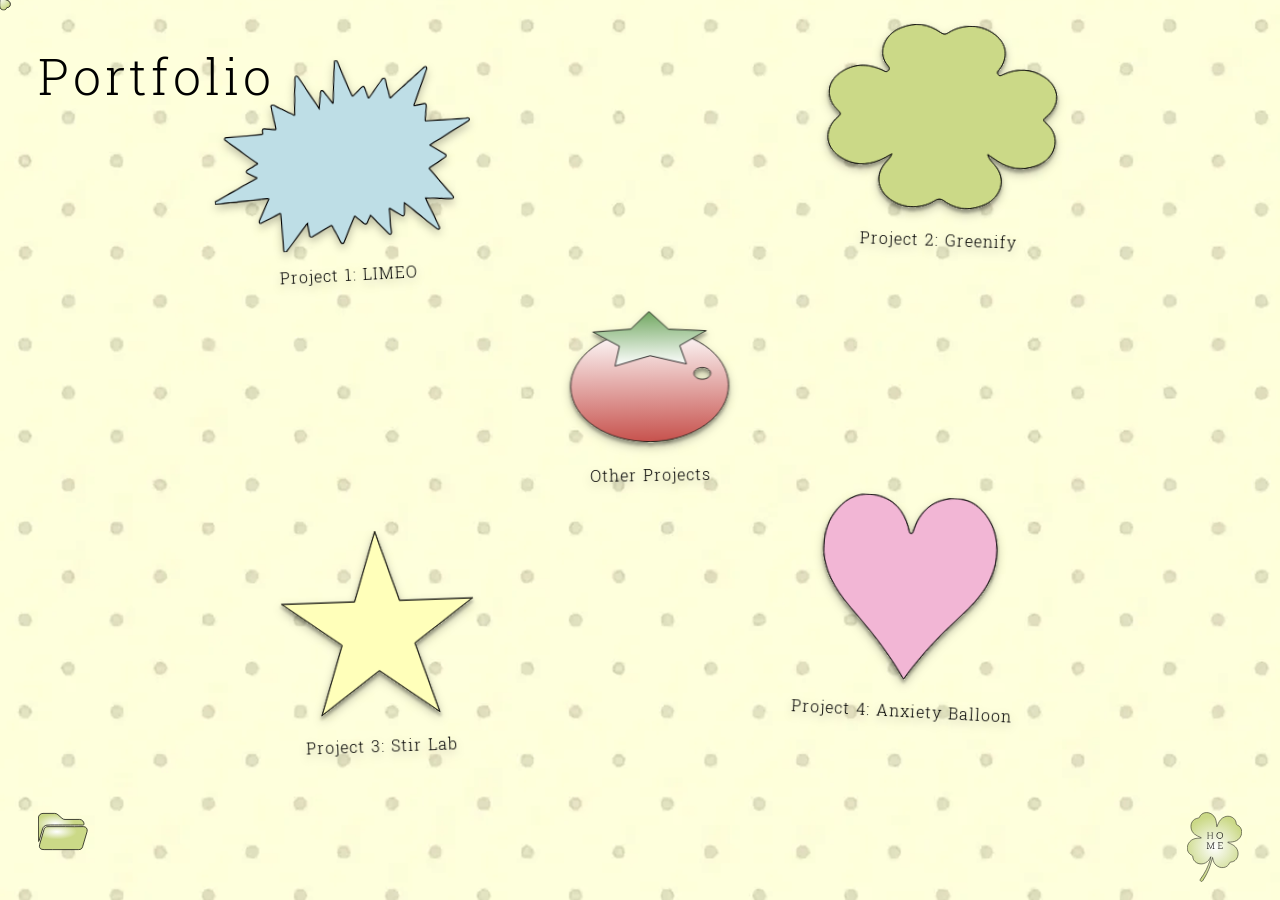
<file: portfolio.html>
<!DOCTYPE html>
<html lang="en">
  <head>
    <meta charset="utf-8">
    <meta name="viewport" content="width=device-width, initial-scale=1.0">
    <link rel="icon" type="image/png" sizes="16x16" href="image/favicon16.png">
    <link rel="icon" type="image/png" sizes="32x32" href="image/favicon32.png">
    <title>Portfolio</title>
    <link rel = 'stylesheet' href = 'style.css'>
    <link rel="preconnect" href="https://fonts.googleapis.com">
    <link rel="preconnect" href="https://fonts.gstatic.com" crossorigin>
    <link href="https://fonts.googleapis.com/css2?family=Battambang:wght@100;300;400;700;900&family=Cormorant+Garamond:wght@300..700&family=Courier+Prime:wght@400;700&display=swap" rel="stylesheet">
</head>

  <body>
  <main>
  <!--title-->
  <div class="title">
  <h1>Portfolio</h1>
  </div>

  <!--projects-->
  <div id = 'portfolio-grid'>
  <div id = 'project1'>
  <a href = 'project1.html' aria-label = 'project1'>
<svg xmlns="http://www.w3.org/2000/svg" width="343" height="250" viewBox="0 0 343 250" fill="none">
  <mask id="path-1-inside-1_97_365" fill="white">
    <path d="M287.972 118.586C294.304 122.766 300.512 126.857 306.702 130.949C307.161 131.267 307.637 131.602 308.043 131.972C309.101 132.977 308.819 134.67 307.602 135.411C304.004 137.616 300.441 139.891 296.843 142.095C294.586 143.471 292.276 144.776 290 146.134C288.642 146.945 287.355 147.845 286.032 148.709C285.433 149.097 285.397 149.485 285.874 150.067C288.995 153.965 292.099 157.88 295.15 161.83C296.967 164.159 298.554 166.663 300.477 168.903C304.339 173.4 307.602 178.356 311.482 182.818C312.822 184.352 313.898 186.098 315.079 187.738C315.503 188.338 315.891 188.973 315.485 189.714C315.062 190.507 314.374 190.79 313.457 190.79C308.836 190.79 304.268 189.89 299.665 189.731C295.186 189.573 290.759 188.656 286.262 188.832C283.687 188.938 281.182 188.003 278.59 188.162C280.459 192.906 282.576 197.738 284.604 202.588C286.561 207.244 288.625 211.847 290.477 216.539C291.799 219.89 293.457 223.117 294.586 226.556C294.727 226.997 294.868 227.438 294.992 227.879C295.291 228.884 294.992 229.748 294.145 230.295C293.246 230.877 292.54 230.348 291.835 229.731C285.821 224.387 279.754 219.096 273.793 213.699C270.107 210.348 266.297 207.139 262.664 203.717C258.978 200.225 255.045 196.962 251.236 193.611C251.059 193.453 250.83 193.364 250.442 193.135C250.301 195.41 250.054 197.527 250.054 199.643C250.054 202.447 249.913 205.251 249.525 208.02C249.225 210.137 247.655 210.701 245.856 209.502C241.024 206.292 236.192 203.064 231.359 199.855C231.042 199.643 230.742 199.167 230.301 199.378C229.86 199.59 230.001 200.102 230.019 200.49C230.336 206.609 230.389 212.729 230.478 218.849C230.53 222.853 231.024 226.874 231.289 230.877C231.359 231.988 231.289 233.135 230.019 233.558C228.732 233.999 227.973 233.135 227.18 232.253C223.282 227.879 219.367 223.523 215.398 219.184C211.836 215.269 208.644 211.019 204.711 207.262C203.846 208.902 202.965 210.489 202.153 212.112C201.43 213.576 200.778 215.075 200.09 216.539C199.067 218.69 197.092 219.078 195.293 217.403C193.529 215.763 191.889 214.017 190.055 212.482C188.185 210.913 186.369 209.255 184.552 207.615C183.9 207.015 183.635 207.121 183.265 207.932C180.902 213.064 178.45 218.161 176.087 223.293C173.371 229.166 170.725 235.075 168.009 240.948C167.621 241.794 167.057 242.5 165.963 242.552C164.958 242.588 164.376 242.112 163.935 241.247C162.33 238.179 161.008 234.986 159.561 231.847C158.556 229.678 157.604 227.491 156.422 225.392C155.329 223.452 154.588 221.301 153.741 219.237C153.283 218.126 152.842 217.685 151.519 218.373C146.14 221.159 140.814 224.069 135.488 226.997C132.666 228.549 129.791 229.96 126.916 231.389C126.229 231.724 125.488 231.953 124.694 231.829C123.812 231.706 123.054 231.3 122.948 230.383C122.472 226.662 122.155 222.923 121.625 219.202C121.379 217.403 120.885 215.639 121.114 213.541C119.597 214.44 119.015 215.745 118.169 216.768C112.366 223.734 106.635 230.754 100.92 237.791C98.2572 241.071 95.5765 244.334 92.7899 247.508C92.3843 247.967 92.1197 248.531 91.767 249.043C91.1321 249.977 90.1445 250.118 89.1744 249.924C88.275 249.748 87.9222 248.937 87.7282 248.108C87.6753 247.861 87.6577 247.596 87.6577 247.35C87.7811 237.544 87.0933 227.755 86.8817 217.967C86.7582 211.883 86.7406 205.763 86.1762 199.678C86.0881 198.638 85.7353 198.426 84.8535 198.832C81.7848 200.225 78.7337 201.618 75.6649 203.012C70.5151 205.357 65.3653 207.685 60.2331 210.031C59.4394 210.401 58.6457 210.578 57.9403 209.978C57.1996 209.343 57.1467 208.514 57.4289 207.597C58.0991 205.392 59.2807 203.382 60.3389 201.371C64.1307 194.052 67.5874 186.557 71.344 179.202C71.732 178.426 71.4498 178.197 70.6914 178.179C67.464 178.056 64.2718 178.426 61.062 178.62C60.7622 178.638 60.4623 178.761 60.1625 178.761C54.4483 178.709 48.8047 179.661 43.0904 179.749C39.1223 179.802 35.1011 179.873 31.1859 180.402C27.5528 180.895 23.9549 180.56 20.3747 180.931C17.9762 181.178 15.5247 180.913 13.232 181.407C9.5107 182.218 5.82465 181.636 2.121 181.865C1.25681 181.918 0.304476 181.989 0.0575657 180.807C-0.171708 179.643 0.286839 178.955 1.3803 178.373C6.5125 175.622 11.8563 173.312 16.9709 170.561C21.7327 168.003 26.6533 165.799 31.4504 163.312C39.2633 159.256 47.1997 155.428 55.0832 151.496C55.8768 151.09 57.3054 151.019 57.3054 150.173C57.3054 149.22 55.8592 149.168 55.0479 148.727C51.8205 146.981 48.593 145.235 45.3479 143.489C43.4079 142.448 43.2139 140.579 45.0305 139.291C46.265 138.409 47.6407 137.686 48.9987 137.016C50.727 136.152 52.4378 135.288 54.0603 134.177C55.4007 133.259 56.9174 132.625 58.4165 131.954C59.2983 131.549 59.4218 131.284 58.5576 130.685C54.9245 128.127 51.6617 125.111 48.0992 122.466C44.0252 119.433 40.2686 115.993 36.3181 112.801C32.1206 109.415 27.8878 106.064 23.6198 102.784C21.6974 101.302 20.0926 99.4505 17.9762 98.1806C17.2178 97.7397 17.0943 96.9637 17.3236 96.1524C17.5529 95.3588 17.9938 94.7768 18.8933 94.7063C19.052 94.7063 19.1931 94.7062 19.3518 94.6886C27.2 94.4241 35.0482 94.2124 42.8964 93.9655C50.5859 93.7362 58.2754 93.2601 65.9649 93.1366C67.8696 93.1013 68.2753 92.5193 68.046 90.6322C67.9402 89.768 67.8167 88.9039 67.8167 88.0397C67.8167 86.3995 68.3635 85.8175 70.0037 85.7646C72.314 85.694 74.5891 85.9939 76.8113 86.5053C78.2751 86.8404 79.7213 87.0344 81.2027 87.052C82.2257 87.052 83.2133 87.105 84.2186 87.4753C85.4003 87.9162 86.0352 87.4753 85.8059 86.3113C85.1886 83.2426 85.0123 80.0856 84.1128 77.0522C83.7072 75.6765 83.7248 74.1422 83.4602 72.6783C82.8606 69.3274 82.6313 65.8883 81.7671 62.6079C81.2733 60.7738 81.6084 58.8867 80.8677 57.0877C80.3915 55.9237 81.1851 55.0948 82.5079 54.8832C84.5008 54.5834 85.9646 55.7826 87.3932 56.7703C89.7564 58.4105 92.4019 59.5216 94.8534 60.9678C97.4812 62.5198 100.215 63.8778 102.843 65.4298C105.259 66.8583 107.904 67.8636 110.162 69.5743C111.061 70.2445 111.573 70.0152 111.626 68.7454C111.89 62.4316 111.978 56.1001 112.613 49.8215C112.966 46.3119 112.613 42.8022 113.054 39.3102C113.707 34.0722 114.253 28.8165 114.148 23.508C114.112 22.1676 114.465 20.7743 114.835 19.4516C115.259 17.9172 117.075 17.7761 118.257 19.1341C119.068 20.0689 119.544 21.2152 120.179 22.2381C122.789 26.4356 125.223 30.7213 127.745 34.9717C129.826 38.4813 131.908 41.991 133.989 45.5006C136.334 49.4335 138.698 53.3665 141.061 57.2994C142.101 59.0454 143.142 60.7914 144.341 62.8372C144.659 60.3152 144.87 58.0577 145.241 55.8356C145.77 52.5905 145.787 49.2924 146.704 46.1002C147.181 44.4424 146.74 42.6435 147.41 40.968C147.692 40.2626 147.604 39.3984 148.574 39.2044C149.632 38.9751 150.532 39.3102 151.114 40.2097C152.542 42.4495 154.271 44.4424 155.699 46.6822C157.727 49.8568 159.932 52.9255 162.083 56.0296C162.277 56.3117 162.419 56.7703 162.859 56.6292C163.283 56.5057 163.177 56.0296 163.195 55.6945C163.724 48.9926 164.359 42.3084 164.782 35.5889C164.958 32.7671 164.993 29.8924 165.381 27.1058C165.999 22.6614 166.016 18.1818 166.616 13.755C167.163 9.85738 167.18 5.94209 167.692 2.06207C167.815 1.12734 168.045 0.316068 169.032 0.0515211C169.932 -0.195389 170.425 0.492433 170.884 1.10971C172.136 2.83808 172.524 4.93681 173.247 6.87682C175.628 13.2788 177.939 19.6985 180.161 26.1534C182.612 33.2786 185.434 40.2626 188.379 47.1937C188.997 48.6399 189.385 48.8339 190.566 47.8462C192.559 46.1708 194.446 44.4071 196.369 42.6611C198.326 40.8799 200.055 38.8517 202.153 37.2115C203.705 36.0122 204.975 36.2238 205.645 38.0051C206.492 40.2273 207.109 42.5553 207.797 44.8304C208.45 46.9644 209.049 49.1161 209.702 51.2501C210.055 52.3788 210.601 52.3083 211.271 51.4617C212.823 49.5217 214.446 47.617 215.963 45.6417C219.949 40.4037 223.881 35.148 228.097 30.0864C228.802 29.2398 229.155 28.164 230.213 27.5467C231.853 26.5944 233.282 27.0705 233.652 28.9576C234.181 31.7089 234.746 34.4426 235.116 37.2115C235.433 39.5042 236.209 41.7088 236.738 43.9662C237.038 45.2537 237.197 46.5764 237.444 47.8815C237.761 49.5217 238.114 51.1619 238.449 52.8021C238.608 53.5957 239.014 53.437 239.543 53.1195C240.76 52.3612 241.906 51.4264 242.876 50.4564C245.38 47.9873 248.29 46.0297 250.918 43.737C253.087 41.8499 255.433 40.1215 257.691 38.3049C260.071 36.3826 262.399 34.3897 264.763 32.4673C267.161 30.5273 269.683 28.6931 272.011 26.6649C273.546 25.3245 275.062 24.0018 276.65 22.732C279.754 20.2805 282.787 17.7232 285.856 15.2189C286.632 14.6016 287.514 14.3547 288.413 14.8661C289.348 15.3952 289.224 16.3299 289.172 17.1941C289.154 17.5821 289.013 17.9878 288.854 18.3581C286.314 24.1782 284.057 30.104 281.535 35.924C278.449 43.0668 275.68 50.333 272.681 57.5287C271.764 59.7332 270.724 61.8848 269.93 64.1599C269.472 65.465 269.948 65.5003 270.971 65.518C271.888 65.5356 272.629 65.0594 273.493 64.9183C276.703 64.4069 279.912 63.8954 283.105 63.3839C285.239 63.0489 285.874 63.6132 285.962 65.7649C286.085 68.428 285.503 71.0029 285.045 73.5954C284.727 75.3414 284.868 77.1051 284.48 78.8864C284.004 81.038 283.563 83.2602 283.634 85.5177C283.651 86.2408 283.74 86.3642 284.427 86.3642C290.247 86.3113 296.085 86.4524 301.905 86.2231C307.214 86.0291 312.54 86.2408 317.831 85.9233C323.404 85.5882 328.959 85.8351 334.515 85.694C335.838 85.6588 337.125 85.7293 338.43 85.2002C339.594 84.724 340.776 85.306 341.658 86.1173C342.557 86.9462 341.975 88.41 340.547 89.2037C336.719 91.3377 332.892 93.4717 329.048 95.6057C320.423 100.403 311.817 105.218 303.193 110.015C298.431 112.66 293.669 115.27 288.907 117.898C288.642 118.039 288.396 118.233 288.025 118.48L287.972 118.586Z"/>
  </mask>
  <path d="M287.972 118.586C294.304 122.766 300.512 126.857 306.702 130.949C307.161 131.267 307.637 131.602 308.043 131.972C309.101 132.977 308.819 134.67 307.602 135.411C304.004 137.616 300.441 139.891 296.843 142.095C294.586 143.471 292.276 144.776 290 146.134C288.642 146.945 287.355 147.845 286.032 148.709C285.433 149.097 285.397 149.485 285.874 150.067C288.995 153.965 292.099 157.88 295.15 161.83C296.967 164.159 298.554 166.663 300.477 168.903C304.339 173.4 307.602 178.356 311.482 182.818C312.822 184.352 313.898 186.098 315.079 187.738C315.503 188.338 315.891 188.973 315.485 189.714C315.062 190.507 314.374 190.79 313.457 190.79C308.836 190.79 304.268 189.89 299.665 189.731C295.186 189.573 290.759 188.656 286.262 188.832C283.687 188.938 281.182 188.003 278.59 188.162C280.459 192.906 282.576 197.738 284.604 202.588C286.561 207.244 288.625 211.847 290.477 216.539C291.799 219.89 293.457 223.117 294.586 226.556C294.727 226.997 294.868 227.438 294.992 227.879C295.291 228.884 294.992 229.748 294.145 230.295C293.246 230.877 292.54 230.348 291.835 229.731C285.821 224.387 279.754 219.096 273.793 213.699C270.107 210.348 266.297 207.139 262.664 203.717C258.978 200.225 255.045 196.962 251.236 193.611C251.059 193.453 250.83 193.364 250.442 193.135C250.301 195.41 250.054 197.527 250.054 199.643C250.054 202.447 249.913 205.251 249.525 208.02C249.225 210.137 247.655 210.701 245.856 209.502C241.024 206.292 236.192 203.064 231.359 199.855C231.042 199.643 230.742 199.167 230.301 199.378C229.86 199.59 230.001 200.102 230.019 200.49C230.336 206.609 230.389 212.729 230.478 218.849C230.53 222.853 231.024 226.874 231.289 230.877C231.359 231.988 231.289 233.135 230.019 233.558C228.732 233.999 227.973 233.135 227.18 232.253C223.282 227.879 219.367 223.523 215.398 219.184C211.836 215.269 208.644 211.019 204.711 207.262C203.846 208.902 202.965 210.489 202.153 212.112C201.43 213.576 200.778 215.075 200.09 216.539C199.067 218.69 197.092 219.078 195.293 217.403C193.529 215.763 191.889 214.017 190.055 212.482C188.185 210.913 186.369 209.255 184.552 207.615C183.9 207.015 183.635 207.121 183.265 207.932C180.902 213.064 178.45 218.161 176.087 223.293C173.371 229.166 170.725 235.075 168.009 240.948C167.621 241.794 167.057 242.5 165.963 242.552C164.958 242.588 164.376 242.112 163.935 241.247C162.33 238.179 161.008 234.986 159.561 231.847C158.556 229.678 157.604 227.491 156.422 225.392C155.329 223.452 154.588 221.301 153.741 219.237C153.283 218.126 152.842 217.685 151.519 218.373C146.14 221.159 140.814 224.069 135.488 226.997C132.666 228.549 129.791 229.96 126.916 231.389C126.229 231.724 125.488 231.953 124.694 231.829C123.812 231.706 123.054 231.3 122.948 230.383C122.472 226.662 122.155 222.923 121.625 219.202C121.379 217.403 120.885 215.639 121.114 213.541C119.597 214.44 119.015 215.745 118.169 216.768C112.366 223.734 106.635 230.754 100.92 237.791C98.2572 241.071 95.5765 244.334 92.7899 247.508C92.3843 247.967 92.1197 248.531 91.767 249.043C91.1321 249.977 90.1445 250.118 89.1744 249.924C88.275 249.748 87.9222 248.937 87.7282 248.108C87.6753 247.861 87.6577 247.596 87.6577 247.35C87.7811 237.544 87.0933 227.755 86.8817 217.967C86.7582 211.883 86.7406 205.763 86.1762 199.678C86.0881 198.638 85.7353 198.426 84.8535 198.832C81.7848 200.225 78.7337 201.618 75.6649 203.012C70.5151 205.357 65.3653 207.685 60.2331 210.031C59.4394 210.401 58.6457 210.578 57.9403 209.978C57.1996 209.343 57.1467 208.514 57.4289 207.597C58.0991 205.392 59.2807 203.382 60.3389 201.371C64.1307 194.052 67.5874 186.557 71.344 179.202C71.732 178.426 71.4498 178.197 70.6914 178.179C67.464 178.056 64.2718 178.426 61.062 178.62C60.7622 178.638 60.4623 178.761 60.1625 178.761C54.4483 178.709 48.8047 179.661 43.0904 179.749C39.1223 179.802 35.1011 179.873 31.1859 180.402C27.5528 180.895 23.9549 180.56 20.3747 180.931C17.9762 181.178 15.5247 180.913 13.232 181.407C9.5107 182.218 5.82465 181.636 2.121 181.865C1.25681 181.918 0.304476 181.989 0.0575657 180.807C-0.171708 179.643 0.286839 178.955 1.3803 178.373C6.5125 175.622 11.8563 173.312 16.9709 170.561C21.7327 168.003 26.6533 165.799 31.4504 163.312C39.2633 159.256 47.1997 155.428 55.0832 151.496C55.8768 151.09 57.3054 151.019 57.3054 150.173C57.3054 149.22 55.8592 149.168 55.0479 148.727C51.8205 146.981 48.593 145.235 45.3479 143.489C43.4079 142.448 43.2139 140.579 45.0305 139.291C46.265 138.409 47.6407 137.686 48.9987 137.016C50.727 136.152 52.4378 135.288 54.0603 134.177C55.4007 133.259 56.9174 132.625 58.4165 131.954C59.2983 131.549 59.4218 131.284 58.5576 130.685C54.9245 128.127 51.6617 125.111 48.0992 122.466C44.0252 119.433 40.2686 115.993 36.3181 112.801C32.1206 109.415 27.8878 106.064 23.6198 102.784C21.6974 101.302 20.0926 99.4505 17.9762 98.1806C17.2178 97.7397 17.0943 96.9637 17.3236 96.1524C17.5529 95.3588 17.9938 94.7768 18.8933 94.7063C19.052 94.7063 19.1931 94.7062 19.3518 94.6886C27.2 94.4241 35.0482 94.2124 42.8964 93.9655C50.5859 93.7362 58.2754 93.2601 65.9649 93.1366C67.8696 93.1013 68.2753 92.5193 68.046 90.6322C67.9402 89.768 67.8167 88.9039 67.8167 88.0397C67.8167 86.3995 68.3635 85.8175 70.0037 85.7646C72.314 85.694 74.5891 85.9939 76.8113 86.5053C78.2751 86.8404 79.7213 87.0344 81.2027 87.052C82.2257 87.052 83.2133 87.105 84.2186 87.4753C85.4003 87.9162 86.0352 87.4753 85.8059 86.3113C85.1886 83.2426 85.0123 80.0856 84.1128 77.0522C83.7072 75.6765 83.7248 74.1422 83.4602 72.6783C82.8606 69.3274 82.6313 65.8883 81.7671 62.6079C81.2733 60.7738 81.6084 58.8867 80.8677 57.0877C80.3915 55.9237 81.1851 55.0948 82.5079 54.8832C84.5008 54.5834 85.9646 55.7826 87.3932 56.7703C89.7564 58.4105 92.4019 59.5216 94.8534 60.9678C97.4812 62.5198 100.215 63.8778 102.843 65.4298C105.259 66.8583 107.904 67.8636 110.162 69.5743C111.061 70.2445 111.573 70.0152 111.626 68.7454C111.89 62.4316 111.978 56.1001 112.613 49.8215C112.966 46.3119 112.613 42.8022 113.054 39.3102C113.707 34.0722 114.253 28.8165 114.148 23.508C114.112 22.1676 114.465 20.7743 114.835 19.4516C115.259 17.9172 117.075 17.7761 118.257 19.1341C119.068 20.0689 119.544 21.2152 120.179 22.2381C122.789 26.4356 125.223 30.7213 127.745 34.9717C129.826 38.4813 131.908 41.991 133.989 45.5006C136.334 49.4335 138.698 53.3665 141.061 57.2994C142.101 59.0454 143.142 60.7914 144.341 62.8372C144.659 60.3152 144.87 58.0577 145.241 55.8356C145.77 52.5905 145.787 49.2924 146.704 46.1002C147.181 44.4424 146.74 42.6435 147.41 40.968C147.692 40.2626 147.604 39.3984 148.574 39.2044C149.632 38.9751 150.532 39.3102 151.114 40.2097C152.542 42.4495 154.271 44.4424 155.699 46.6822C157.727 49.8568 159.932 52.9255 162.083 56.0296C162.277 56.3117 162.419 56.7703 162.859 56.6292C163.283 56.5057 163.177 56.0296 163.195 55.6945C163.724 48.9926 164.359 42.3084 164.782 35.5889C164.958 32.7671 164.993 29.8924 165.381 27.1058C165.999 22.6614 166.016 18.1818 166.616 13.755C167.163 9.85738 167.18 5.94209 167.692 2.06207C167.815 1.12734 168.045 0.316068 169.032 0.0515211C169.932 -0.195389 170.425 0.492433 170.884 1.10971C172.136 2.83808 172.524 4.93681 173.247 6.87682C175.628 13.2788 177.939 19.6985 180.161 26.1534C182.612 33.2786 185.434 40.2626 188.379 47.1937C188.997 48.6399 189.385 48.8339 190.566 47.8462C192.559 46.1708 194.446 44.4071 196.369 42.6611C198.326 40.8799 200.055 38.8517 202.153 37.2115C203.705 36.0122 204.975 36.2238 205.645 38.0051C206.492 40.2273 207.109 42.5553 207.797 44.8304C208.45 46.9644 209.049 49.1161 209.702 51.2501C210.055 52.3788 210.601 52.3083 211.271 51.4617C212.823 49.5217 214.446 47.617 215.963 45.6417C219.949 40.4037 223.881 35.148 228.097 30.0864C228.802 29.2398 229.155 28.164 230.213 27.5467C231.853 26.5944 233.282 27.0705 233.652 28.9576C234.181 31.7089 234.746 34.4426 235.116 37.2115C235.433 39.5042 236.209 41.7088 236.738 43.9662C237.038 45.2537 237.197 46.5764 237.444 47.8815C237.761 49.5217 238.114 51.1619 238.449 52.8021C238.608 53.5957 239.014 53.437 239.543 53.1195C240.76 52.3612 241.906 51.4264 242.876 50.4564C245.38 47.9873 248.29 46.0297 250.918 43.737C253.087 41.8499 255.433 40.1215 257.691 38.3049C260.071 36.3826 262.399 34.3897 264.763 32.4673C267.161 30.5273 269.683 28.6931 272.011 26.6649C273.546 25.3245 275.062 24.0018 276.65 22.732C279.754 20.2805 282.787 17.7232 285.856 15.2189C286.632 14.6016 287.514 14.3547 288.413 14.8661C289.348 15.3952 289.224 16.3299 289.172 17.1941C289.154 17.5821 289.013 17.9878 288.854 18.3581C286.314 24.1782 284.057 30.104 281.535 35.924C278.449 43.0668 275.68 50.333 272.681 57.5287C271.764 59.7332 270.724 61.8848 269.93 64.1599C269.472 65.465 269.948 65.5003 270.971 65.518C271.888 65.5356 272.629 65.0594 273.493 64.9183C276.703 64.4069 279.912 63.8954 283.105 63.3839C285.239 63.0489 285.874 63.6132 285.962 65.7649C286.085 68.428 285.503 71.0029 285.045 73.5954C284.727 75.3414 284.868 77.1051 284.48 78.8864C284.004 81.038 283.563 83.2602 283.634 85.5177C283.651 86.2408 283.74 86.3642 284.427 86.3642C290.247 86.3113 296.085 86.4524 301.905 86.2231C307.214 86.0291 312.54 86.2408 317.831 85.9233C323.404 85.5882 328.959 85.8351 334.515 85.694C335.838 85.6588 337.125 85.7293 338.43 85.2002C339.594 84.724 340.776 85.306 341.658 86.1173C342.557 86.9462 341.975 88.41 340.547 89.2037C336.719 91.3377 332.892 93.4717 329.048 95.6057C320.423 100.403 311.817 105.218 303.193 110.015C298.431 112.66 293.669 115.27 288.907 117.898C288.642 118.039 288.396 118.233 288.025 118.48L287.972 118.586Z" fill="#BEDEE6" stroke="black" stroke-width="2" mask="url(#path-1-inside-1_97_365)"/>
</svg>
</a>
<p class = 'svg-styles'>Project 1: LIMEO</p>
  </div>
<div id = 'project2'>
  <a href ='project2.html' aria-label = 'project2'>
<svg xmlns="http://www.w3.org/2000/svg" width="321" height="259" viewBox="0 0 321 259" fill="none">
  <g filter="url(#filter0_d_187_334)">
    <path d="M224.647 175.337C229.275 178.198 233.925 181.059 238.529 183.968C254.959 194.35 272.323 195.508 290.319 189.1C316.494 179.783 327.385 148.378 302.471 129.011C298.475 125.913 299.106 124.447 302.682 121.443C322.477 104.819 320.654 79.7052 298.452 66.4388C279.966 55.3953 260.802 55.5135 241.661 65.2091C239.371 66.3679 237.291 67.9995 235.094 65.1618C232.991 62.466 234.627 60.6924 236.239 58.5404C248.649 41.7742 245.868 23.2817 229.181 10.8666C211.233 -2.4944 184.543 -3.03833 165.59 10.0625C161.407 12.9476 158.766 13.255 154.325 10.3463C137.265 -0.862711 118.919 -2.589 100.246 5.61677C73.8602 17.2042 69.6536 43.5714 83.8162 58.8006C85.4988 60.5978 86.4804 62.6079 84.5406 64.9017C82.7177 67.0536 80.6844 66.9827 78.4642 65.6111C77.4826 65.0199 76.4543 64.5233 75.3793 64.1213C55.3273 56.1993 35.9531 56.7669 18.4485 70.3643C0.196041 84.553 -0.131176 106.687 17.3968 121.798C21.6269 125.44 22.0476 127.048 17.5838 130.997C-0.878996 147.314 1.01402 172.121 21.8139 185.127C40.0897 196.572 59.277 196.738 78.5344 187.397C83.1384 185.174 87.4619 182.407 93.3513 179.097C90.9908 185.174 87.2983 188.248 84.5172 191.914C72.2009 208.16 74.5146 226.747 90.5001 239.351C108.122 253.256 134.484 254.273 153.928 241.314C158.696 238.145 161.897 237.649 167.109 241.078C185.478 253.185 204.969 253.232 224.273 243.466C243.484 233.747 253.393 208.798 234.112 188.721C230.396 184.843 226.26 181.225 224.671 175.36L224.647 175.337Z" fill="#CBD987"/>
    <path d="M224.647 175.337C229.275 178.198 233.925 181.059 238.529 183.968C254.959 194.35 272.323 195.508 290.319 189.1C316.494 179.783 327.385 148.378 302.471 129.011C298.475 125.913 299.106 124.447 302.682 121.443C322.477 104.819 320.654 79.7052 298.452 66.4388C279.966 55.3953 260.802 55.5135 241.661 65.2091C239.371 66.3679 237.291 67.9995 235.094 65.1618C232.991 62.466 234.627 60.6924 236.239 58.5404C248.649 41.7742 245.868 23.2817 229.181 10.8666C211.233 -2.4944 184.543 -3.03833 165.59 10.0625C161.407 12.9476 158.766 13.255 154.325 10.3463C137.265 -0.862711 118.919 -2.589 100.246 5.61677C73.8602 17.2042 69.6536 43.5714 83.8162 58.8006C85.4988 60.5978 86.4804 62.6079 84.5406 64.9017C82.7177 67.0536 80.6844 66.9827 78.4642 65.6111C77.4826 65.0199 76.4543 64.5233 75.3793 64.1213C55.3273 56.1993 35.9531 56.7669 18.4485 70.3643C0.196041 84.553 -0.131176 106.687 17.3968 121.798C21.6269 125.44 22.0476 127.048 17.5838 130.997C-0.878996 147.314 1.01402 172.121 21.8139 185.127C40.0897 196.572 59.277 196.738 78.5344 187.397C83.1384 185.174 87.4619 182.407 93.3513 179.097C90.9908 185.174 87.2983 188.248 84.5172 191.914C72.2009 208.16 74.5146 226.747 90.5001 239.351C108.122 253.256 134.484 254.273 153.928 241.314C158.696 238.145 161.897 237.649 167.109 241.078C185.478 253.185 204.969 253.232 224.273 243.466C243.484 233.747 253.393 208.798 234.112 188.721C230.396 184.843 226.26 181.225 224.671 175.36L224.647 175.337Z" stroke="black" stroke-miterlimit="10"/>
  </g>
  <defs>
    <filter id="filter0_d_187_334" x="0" y="0" width="321" height="259" filterUnits="userSpaceOnUse" color-interpolation-filters="sRGB">
      <feFlood flood-opacity="0" result="BackgroundImageFix"/>
      <feColorMatrix in="SourceAlpha" type="matrix" values="0 0 0 0 0 0 0 0 0 0 0 0 0 0 0 0 0 0 127 0" result="hardAlpha"/>
      <feOffset dy="4"/>
      <feGaussianBlur stdDeviation="2"/>
      <feComposite in2="hardAlpha" operator="out"/>
      <feColorMatrix type="matrix" values="0 0 0 0 0 0 0 0 0 0 0 0 0 0 0 0 0 0 0.25 0"/>
      <feBlend mode="normal" in2="BackgroundImageFix" result="effect1_dropShadow_187_334"/>
      <feBlend mode="normal" in="SourceGraphic" in2="effect1_dropShadow_187_334" result="shape"/>
    </filter>
  </defs>
</svg>
</a>
<p class = 'svg-styles'>Project 2: Greenify</p>
</div>
<div id = 'project3'>
  <a href ='project3.html' aria-label = 'project3'>
  <svg xmlns="http://www.w3.org/2000/svg" width="270" height="258" viewBox="0 0 270 258" fill="none">
  <g filter="url(#filter0_d_97_363)">
    <path d="M135 0L165.926 95.4985H266L185.037 154.519L215.963 250L135 190.979L54.037 250L84.9629 154.519L4 95.4985H104.074L135 0Z" fill="#FFFFBA"/>
    <path d="M165.45 95.6523L165.562 95.998H264.466L184.742 154.115L184.45 154.328L184.562 154.673L215.012 248.688L135.295 190.575L135 190.36L134.705 190.575L54.9873 248.688L85.4385 154.673L85.5498 154.328L85.2578 154.115L5.53418 95.998H104.438L104.55 95.6523L135 1.62207L165.45 95.6523Z" stroke="black"/>
  </g>
  <defs>
    <filter id="filter0_d_97_363" x="0" y="0" width="270" height="258" filterUnits="userSpaceOnUse" color-interpolation-filters="sRGB">
      <feFlood flood-opacity="0" result="BackgroundImageFix"/>
      <feColorMatrix in="SourceAlpha" type="matrix" values="0 0 0 0 0 0 0 0 0 0 0 0 0 0 0 0 0 0 127 0" result="hardAlpha"/>
      <feOffset dy="4"/>
      <feGaussianBlur stdDeviation="2"/>
      <feComposite in2="hardAlpha" operator="out"/>
      <feColorMatrix type="matrix" values="0 0 0 0 0 0 0 0 0 0 0 0 0 0 0 0 0 0 0.25 0"/>
      <feBlend mode="normal" in2="BackgroundImageFix" result="effect1_dropShadow_97_363"/>
      <feBlend mode="normal" in="SourceGraphic" in2="effect1_dropShadow_97_363" result="shape"/>
    </filter>
  </defs>
</svg>
</a>
<p class = 'svg-styles'>Project 3: Stir Lab</p>
</div>
<div id = 'project4'>
  <a href ='project4.html' aria-label = 'project4'>
  <svg xmlns="http://www.w3.org/2000/svg" width="245" height="258" viewBox="0 0 245 258" fill="none">
  <g filter="url(#filter0_d_97_368)">
    <path d="M4.06894 72.9194C3.73254 78.846 4.65319 85.7779 6.26434 92.5511C8.35353 101.282 11.6821 109.59 15.8605 117.58C23.5622 132.273 34.1497 144.796 45.4278 156.773C62.1059 174.5 79.0496 191.98 94.0812 211.188C103.536 223.27 112.76 235.512 120.922 248.511C122.144 250.451 122.533 250.504 123.755 248.617C129.42 239.815 135.475 231.314 141.725 222.935C154.013 206.443 167.274 190.78 181.367 175.823C192.415 164.093 203.976 152.822 214.121 140.246C224.833 126.982 233.189 112.518 237.74 95.9554C241.121 83.5907 241.865 71.085 240.006 58.4911C237.987 44.7154 232.747 32.1744 223.859 21.2914C216.759 12.5956 208.331 5.62837 197.425 2.32996C185.545 -1.2683 173.559 -0.545117 161.944 3.44119C148.701 7.99194 138.892 16.8112 132.129 29.0347C128.73 35.1553 126.641 41.7698 124.675 48.4371C124.304 49.7071 123.879 50.8889 122.267 50.7654C120.745 50.6596 120.249 49.4602 119.93 48.2255C118.726 43.516 117.186 38.8947 115.203 34.4674C110.724 24.4663 104.456 15.8587 95.2143 9.64996C84.0956 2.15357 71.7021 -0.386372 58.4587 0.283893C53.2712 0.548471 48.3492 1.80081 43.6042 3.72341C34.0435 7.58625 26.5897 14.1654 20.3221 22.1204C8.86698 36.6898 3.94499 53.4465 4.05122 72.9018L4.06894 72.9194Z" fill="#F2B6D5"/>
    <path d="M162.106 3.91406C173.275 0.0807065 184.772 -0.707222 196.177 2.4873L197.28 2.80859C208.061 6.06902 216.411 12.9597 223.472 21.6074C232.298 32.4155 237.505 44.871 239.511 58.5635V58.5645C241.36 71.0898 240.62 83.5255 237.257 95.8232C232.729 112.304 224.412 126.707 213.732 139.932H213.731C203.603 152.488 192.07 163.729 181.003 175.479C166.898 190.45 153.624 206.128 141.324 222.637C135.07 231.02 129.009 239.532 123.335 248.346C123.031 248.815 122.802 249.128 122.613 249.318C122.521 249.412 122.454 249.459 122.41 249.482C122.39 249.493 122.376 249.498 122.37 249.499C122.366 249.5 122.364 249.5 122.363 249.5C122.363 249.5 122.359 249.5 122.35 249.497C122.34 249.494 122.322 249.486 122.297 249.471C122.245 249.438 122.173 249.378 122.077 249.273C121.883 249.061 121.649 248.729 121.345 248.245H121.346C113.17 235.223 103.932 222.966 94.4746 210.88C81.3066 194.053 66.6731 178.551 52.0527 163.068L45.792 156.431L43.6875 154.18C33.2154 142.895 23.4939 131.065 16.3037 117.348H16.3027C12.2701 109.636 9.03644 101.635 6.94922 93.248L6.75098 92.4346C5.14634 85.6885 4.23578 78.8089 4.56836 72.9482L4.58105 72.7236L4.55078 72.6934C4.48187 53.7219 9.2287 37.3653 20.1865 23.1094L20.7148 22.4297C26.9462 14.5207 34.335 8.00747 43.792 4.18652C48.495 2.28093 53.3622 1.04444 58.4844 0.783203C71.6442 0.117224 83.9243 2.6413 94.9346 10.0645L94.9355 10.0654C104.081 16.2095 110.296 24.7333 114.747 34.6719C116.717 39.069 118.248 43.663 119.446 48.3496V48.3506C119.608 48.9779 119.831 49.6693 120.249 50.2207C120.686 50.7981 121.321 51.2002 122.232 51.2637C123.19 51.3363 123.862 51.0114 124.325 50.4375C124.751 49.9095 124.973 49.2001 125.155 48.5781C127.12 41.9111 129.197 35.3446 132.566 29.2773V29.2764C139.066 17.5293 148.388 8.96933 160.888 4.34863L162.106 3.91406Z" stroke="black"/>
  </g>
  <defs>
    <filter id="filter0_d_97_368" x="0" y="0" width="245" height="258" filterUnits="userSpaceOnUse" color-interpolation-filters="sRGB">
      <feFlood flood-opacity="0" result="BackgroundImageFix"/>
      <feColorMatrix in="SourceAlpha" type="matrix" values="0 0 0 0 0 0 0 0 0 0 0 0 0 0 0 0 0 0 127 0" result="hardAlpha"/>
      <feOffset dy="4"/>
      <feGaussianBlur stdDeviation="2"/>
      <feComposite in2="hardAlpha" operator="out"/>
      <feColorMatrix type="matrix" values="0 0 0 0 0 0 0 0 0 0 0 0 0 0 0 0 0 0 0.25 0"/>
      <feBlend mode="normal" in2="BackgroundImageFix" result="effect1_dropShadow_97_368"/>
      <feBlend mode="normal" in="SourceGraphic" in2="effect1_dropShadow_97_368" result="shape"/>
    </filter>
  </defs>
</svg>
  </a>
<p class = 'svg-styles'>Project 4: Anxiety Balloon</p>
</div>

<div id = 'project5'>
  <a href ='other-projects.html' aria-label = 'other projects'>
  <svg xmlns="http://www.w3.org/2000/svg" width="166" height="138" viewBox="0 0 207 173" fill="none">
  <g filter="url(#filter0_d_232_51)">
    <path d="M103.5 23.9805C48.8145 23.9805 4.5 55.267 4.5 93.8628C4.5 132.459 48.829 163.745 103.5 163.745C158.171 163.745 202.5 132.459 202.5 93.8628C202.5 55.267 158.171 23.9805 103.5 23.9805ZM169.827 86.6552C164.079 86.6552 159.399 83.3565 159.399 79.3022C159.399 75.2479 164.064 71.9492 169.827 71.9492C175.591 71.9492 180.256 75.2479 180.256 79.3022C180.256 83.3565 175.591 86.6552 169.827 86.6552Z" fill="url(#paint0_linear_232_51)" stroke="black" stroke-miterlimit="10"/>
    <path d="M104.326 0.686523L128.275 23.2684L175.712 25.878L142.16 43.9673L150.105 67.1126L104.889 56.1108L60.696 68.2395L66.4779 43.4928L33.6182 25.2404L81.2857 22.3046L104.326 0.686523Z" fill="url(#paint1_linear_232_51)" stroke="black" stroke-miterlimit="10"/>
  </g>
  <defs>
    <filter id="filter0_d_232_51" x="0" y="0" width="207" height="172.245" filterUnits="userSpaceOnUse" color-interpolation-filters="sRGB">
      <feFlood flood-opacity="0" result="BackgroundImageFix"/>
      <feColorMatrix in="SourceAlpha" type="matrix" values="0 0 0 0 0 0 0 0 0 0 0 0 0 0 0 0 0 0 127 0" result="hardAlpha"/>
      <feOffset dy="4"/>
      <feGaussianBlur stdDeviation="2"/>
      <feComposite in2="hardAlpha" operator="out"/>
      <feColorMatrix type="matrix" values="0 0 0 0 0 0 0 0 0 0 0 0 0 0 0 0 0 0 0.25 0"/>
      <feBlend mode="normal" in2="BackgroundImageFix" result="effect1_dropShadow_232_51"/>
      <feBlend mode="normal" in="SourceGraphic" in2="effect1_dropShadow_232_51" result="shape"/>
    </filter>
    <linearGradient id="paint0_linear_232_51" x1="103.5" y1="23.9805" x2="103.5" y2="163.731" gradientUnits="userSpaceOnUse">
      <stop stop-color="white"/>
      <stop offset="1" stop-color="#C7524D"/>
    </linearGradient>
    <linearGradient id="paint1_linear_232_51" x1="104.658" y1="68.2395" x2="104.658" y2="0.686523" gradientUnits="userSpaceOnUse">
      <stop stop-color="white"/>
      <stop offset="1" stop-color="#70A760"/>
    </linearGradient>
  </defs>
</svg>
  </a>
<p class = 'svg-styles'>Other Projects</p>
</div>



  <!--portfolio download svg-->
<div id="portfolioicon">
  <a href="image/portfolio.pdf" download="portfolio.pdf" style="cursor: pointer;">
    <svg xmlns="http://www.w3.org/2000/svg" width="50" height="39" viewBox="0 0 69 51" fill="none">
      <path d="M38.1903 18.8177C46.316 18.8177 54.4543 18.981 62.5801 18.7549C66.6492 18.6419 68.7466 22.4222 67.7168 25.6248C65.5189 32.5072 63.6225 39.4775 61.6005 46.4101C60.7464 49.3238 59.1012 50.4918 55.7354 50.4918C43.9423 50.4918 32.1493 50.4918 20.3438 50.4918C16.3751 50.4918 12.419 50.5169 8.45027 50.4793C7.4581 50.4793 6.44081 50.3913 5.4612 50.1778C3.41406 49.7383 2.0828 48.093 1.95721 46.0082C1.90697 45.0914 2.03256 44.2123 2.28374 43.3331C4.28064 36.4884 6.23986 29.6437 8.26188 22.8241C9.15358 19.8099 10.5979 18.8052 13.7753 18.8052C21.9011 18.8052 30.0394 18.8052 38.1651 18.8052L38.1903 18.8177Z" fill="url(#paint0_radial_239_55)" stroke="black" stroke-miterlimit="10"/>
      <path d="M40.0236 16.5319C31.5085 16.5319 24.4754 16.5193 17.4423 16.5319C15.7343 16.5319 14.0262 16.6198 12.3307 16.758C9.46727 16.984 7.13127 19.0814 6.32749 21.9198C4.77016 27.3704 3.16259 32.8085 1.56758 38.2592C1.45455 38.6611 1.49223 39.3518 0.927065 39.3016C0.349346 39.2514 0.525173 38.5857 0.525173 38.1713C0.525173 27.7221 0.487496 17.2729 0.550292 6.8237C0.550292 3.21924 3.26306 0.569261 6.89265 0.531584C12.268 0.468788 17.6433 0.519024 23.0186 0.519024C24.7768 0.519024 26.2337 1.26001 27.5273 2.36522C29.3986 3.96022 31.2448 5.58035 33.0659 7.25071C34.2715 8.35592 35.6279 8.89596 37.2857 8.8834C44.0174 8.84572 50.7491 8.94619 57.4808 8.83316C60.8215 8.78293 63.371 12.1362 63.4966 14.6732C63.572 16.1928 63.1073 16.7328 61.5876 16.6701C53.9014 16.3812 46.2153 16.6701 40.0236 16.5445V16.5319Z" fill="url(#paint1_radial_239_55)" stroke="black" stroke-miterlimit="10"/>
<defs>
<radialGradient id="paint0_radial_239_55" cx="0" cy="0" r="1" gradientUnits="userSpaceOnUse" gradientTransform="translate(26.0353 25.7885) scale(27.7135 10.6471)">
<stop stop-color="white"/>
<stop offset="1" stop-color="#CBD987"/>
</radialGradient>
<radialGradient id="paint1_radial_239_55" cx="0" cy="0" r="1" gradientUnits="userSpaceOnUse" gradientTransform="translate(23.8429 14.8783) scale(26.4435 13.0136)">
<stop stop-color="white"/>
<stop offset="1" stop-color="#CBD987"/>
</radialGradient>
</defs>
    </svg>
  </a>
</div>
</main>


<!--homepage logo-->
  <footer id = 'homepage'>
  <a href = 'index.html' aria-label="Home">
  <svg xmlns="http://www.w3.org/2000/svg" width="55" height="70" viewBox="0 0 111 140" fill="none">
  <path d="M51.6052 91.2163C49.7978 96.6385 48.6484 102.061 46.9015 107.338C43.3322 118.113 38.2127 128.072 32.0949 137.549C30.8094 139.543 29.1835 140.008 27.6635 138.939C26.1662 137.885 26.0604 136.175 27.4745 134.265C36.3373 122.337 42.9466 109.27 47.0679 94.9355C47.5065 93.4081 48.0358 91.8883 48.0737 89.6049C46.4176 92.4229 45.2152 94.7827 43.5893 96.8676C36.7683 105.627 23.3758 106.734 15.8893 99.0594C13.3334 96.4399 11.8739 93.2324 11.647 89.5285C11.5714 88.3143 11.2386 87.4666 10.0363 86.9244C-1.31445 81.7847 -2.19921 68.0231 5.61244 59.2483C9.60523 54.7578 14.7172 52.9784 20.4266 52.3369C23.27 52.0161 26.1209 51.8787 29.1533 51.8558C28.6164 50.7408 27.6409 50.7026 26.8922 50.3895C22.6801 48.6254 18.5134 46.8001 14.929 43.8523C7.76008 37.9643 5.75612 26.5242 10.6186 18.8644C13.288 14.6565 17.2127 12.4571 22.0298 11.7316C23.1263 11.5635 24.306 11.7316 24.9185 10.2424C29.1003 0.108208 41.1392 -2.40433 50.365 4.04121C56.7928 8.5317 58.7816 15.1529 59.4622 22.4767C59.6664 24.6761 59.742 26.8908 60.3243 29.1895C61.141 27.1963 61.9199 25.1877 62.7895 23.2174C65.5194 17.0163 69.2022 11.7926 75.8417 9.20374C84.3188 5.90461 93.7412 9.05864 97.7718 16.7719C98.8229 18.788 99.1859 20.9798 99.4506 23.1869C99.5565 24.088 99.7985 24.7066 100.683 25.0656C113.017 30.1441 113.493 46.2121 103.436 54.8265C98.8532 58.7519 93.3253 59.6607 87.6462 60.1189C85.922 60.2563 84.1827 60.1418 82.1334 60.1418C82.6703 61.5317 83.5702 61.4935 84.2356 61.7837C88.962 63.838 93.711 65.8236 97.4769 69.5581C104.245 76.2709 105.031 87.7797 99.1557 94.9431C96.4938 98.1811 92.9926 99.9147 88.8712 100.327C87.6688 100.449 86.6404 100.549 86.0657 101.938C81.2486 113.6 66.7521 114.31 58.3657 106.261C54.8493 102.878 52.9966 98.7386 52.1799 94.0038C52.0211 93.0644 51.8018 92.1404 51.6127 91.2087L51.6052 91.2163Z" fill="url(#paint0_radial_68_305)" stroke="black" stroke-miterlimit="10"/>
  <path d="M44.455 52.7553V53.5342H40.5V52.7553L41.9444 52.6331V41.4068L40.5 41.2923V40.498H44.455V41.2923L43.0106 41.4068V46.6228H50.2929V41.4068L48.8486 41.2923V40.498H52.8035V41.2923L51.3516 41.4068V52.6331L52.8035 52.7553V53.5342H48.8486V52.7553L50.2929 52.6331V47.524H43.0106V52.6331L44.455 52.7553Z" fill="black"/>
  <path d="M70.8667 41.9452C70.3009 41.3813 69.6233 40.9428 68.8118 40.6373C68.0002 40.3319 67.0993 40.1753 66.0941 40.1753C65.089 40.1753 64.2178 40.3319 63.4211 40.6373C62.6245 40.9428 61.9395 41.3813 61.3662 41.9452C60.1898 43.1277 59.6016 44.6783 59.6016 46.597V46.7614C59.6016 47.7247 59.7579 48.594 60.0632 49.3771C60.3685 50.1602 60.8077 50.8337 61.3811 51.4054C61.9544 51.9771 62.6319 52.4078 63.436 52.7132C64.2402 53.0187 65.1262 53.1753 66.109 53.1753C67.0918 53.1753 68.0151 53.0187 68.8192 52.7132C69.6233 52.4078 70.3009 51.9693 70.8667 51.4054C72.0208 50.2385 72.6016 48.6879 72.6016 46.7614V46.597C72.6016 44.6626 72.0208 43.112 70.8667 41.9452ZM71.3135 46.7614C71.3135 47.8578 71.1124 48.8211 70.7178 49.6512C70.3232 50.4813 69.735 51.1235 68.9681 51.5777C68.1938 52.0319 67.2407 52.2669 66.1165 52.2669C64.9922 52.2669 64.1136 52.0398 63.3393 51.5777C62.5649 51.1157 61.9618 50.4813 61.5449 49.6512C61.1279 48.8211 60.912 47.8578 60.912 46.7614V46.5813C60.912 45.4849 61.1205 44.5295 61.5374 43.6994C61.9544 42.8693 62.55 42.2271 63.3244 41.7729C64.0987 41.3187 65.0294 41.0837 66.1016 41.0837C67.1737 41.0837 68.164 41.3108 68.9458 41.7729C69.7276 42.2349 70.3158 42.8693 70.7178 43.6916C71.1199 44.5217 71.3135 45.4849 71.3135 46.5735V46.7536V46.7614Z" fill="black"/>
  <path d="M44.0285 73.1786V73.9576H40.0811V73.1786L41.5254 73.064V61.8302L40.0811 61.7156V60.9214H42.9547L47.7263 72.0942H47.7793L52.4829 60.9214H55.4321V61.7156L53.9878 61.8302V73.064L55.4321 73.1786V73.9576H51.4847V73.1786L52.9669 73.064V62.4946L52.9215 62.4793L48.1347 73.7437H47.386L42.5539 62.5175L42.5009 62.5328L42.5312 67.3746V73.064L44.0285 73.1786Z" fill="black"/>
  <path d="M72.0358 70.6704V73.5266H62.5V72.7476L63.9444 72.6331V61.3992L62.5 61.2846V60.498H71.7711V63.3466H70.8637L70.7729 61.3839H65.0031V66.3097H70.2058V67.2032H65.0031V72.656H71.0527L71.1359 70.6704H72.0358Z" fill="black"/>
  <defs>
    <radialGradient id="paint0_radial_68_305" cx="0" cy="0" r="1" gradientUnits="userSpaceOnUse" gradientTransform="translate(55.4996 70.001) scale(62.2966 62.9127)">
      <stop stop-color="white"/>
      <stop offset="1" stop-color="#CBD987"/>
    </radialGradient>
  </defs>
</svg>
</a>
</footer>


<script src="script.js"></script>

  </body>

</html>
</file>
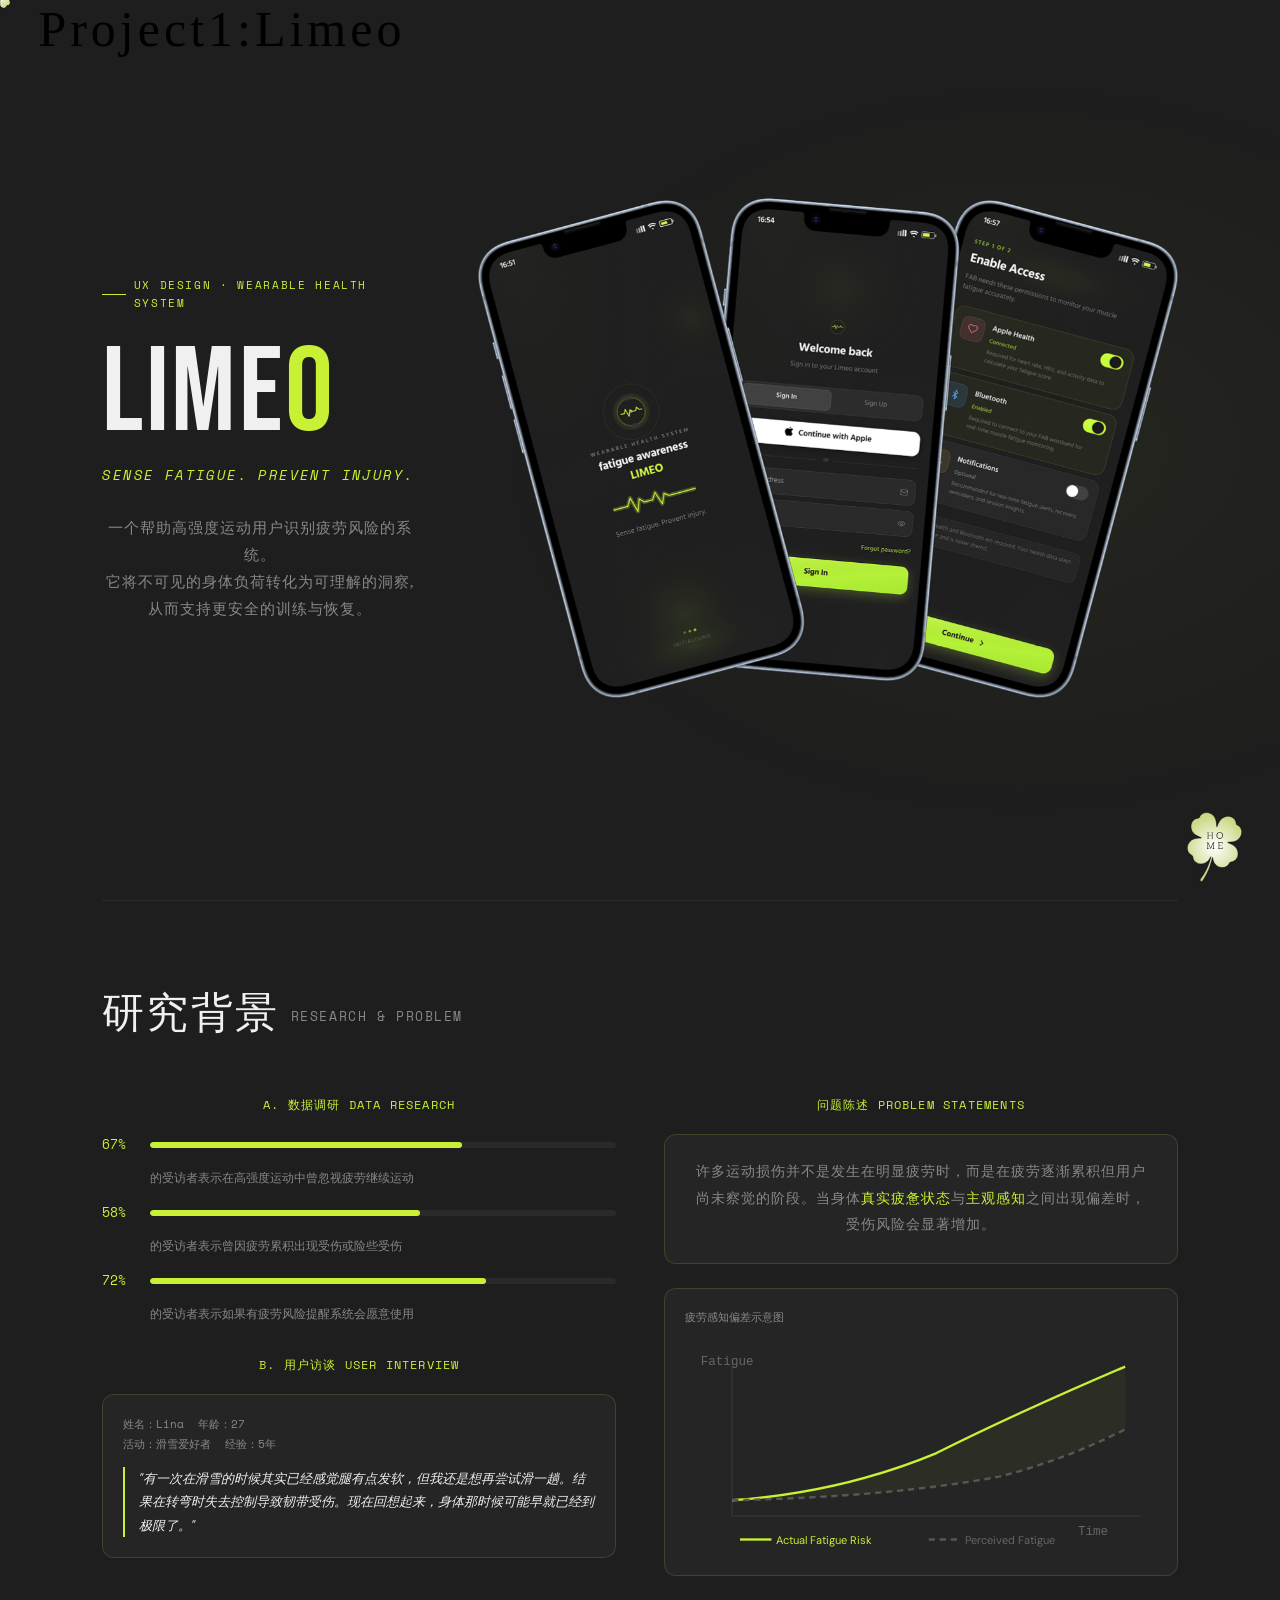
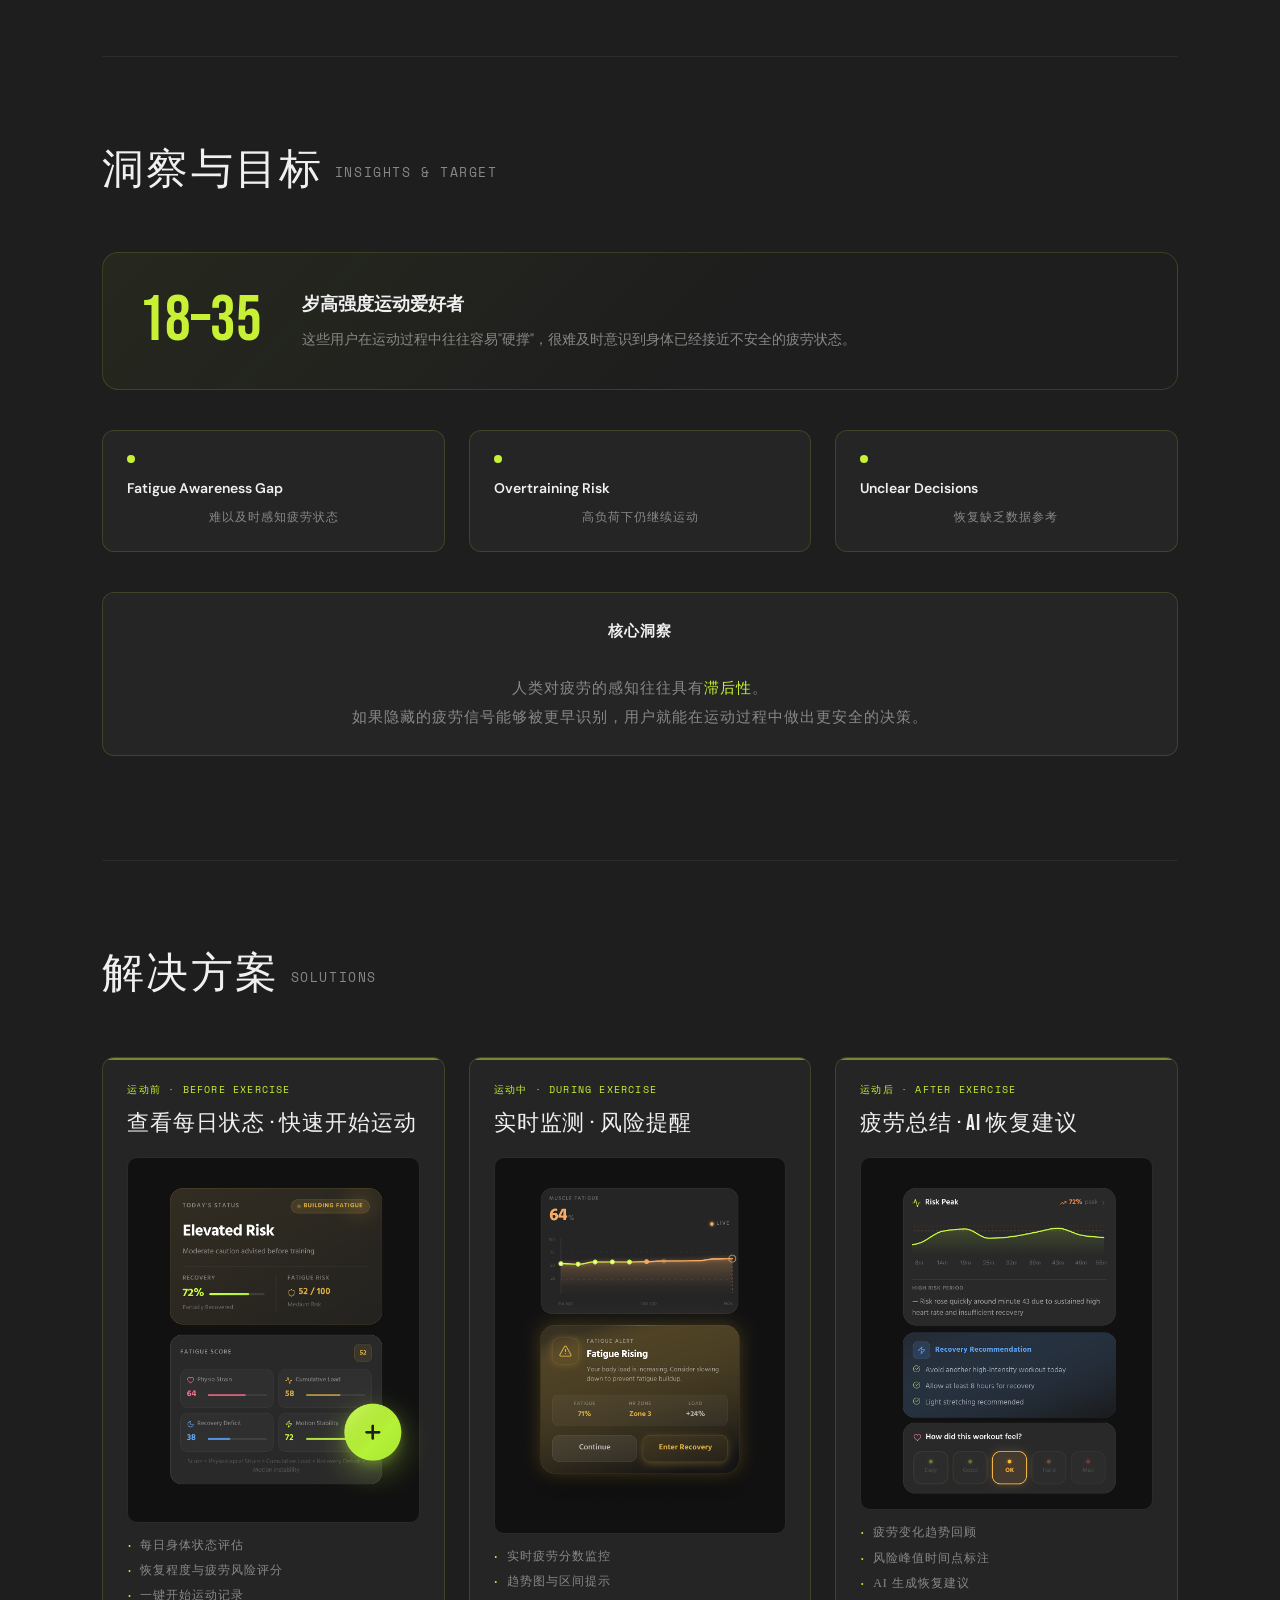
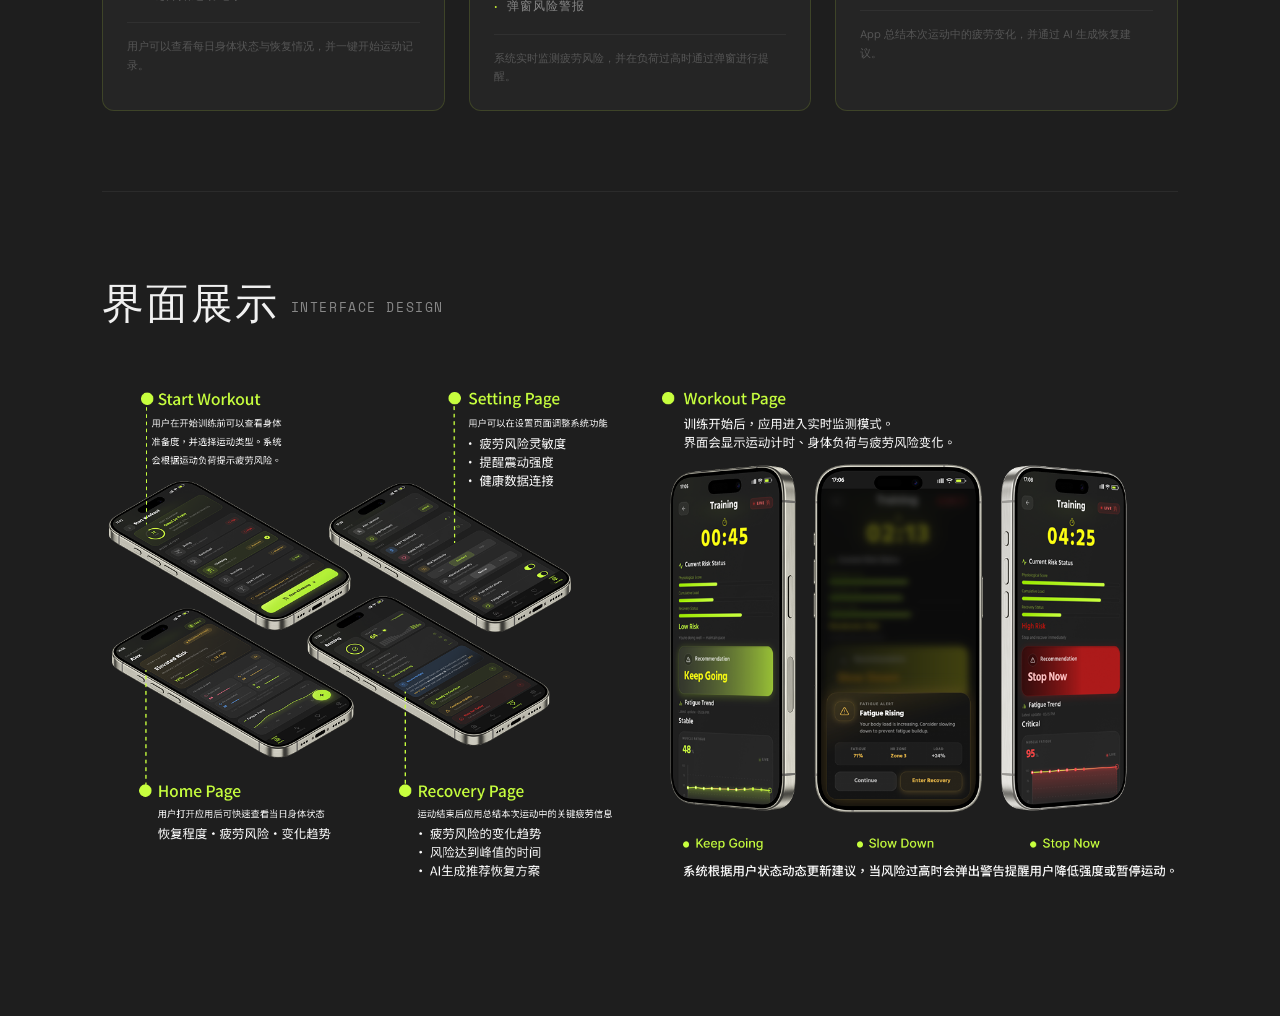
<file: project1.html>
<!DOCTYPE html>
<html lang="en">
  <head>
    <meta charset="utf-8">
    <meta name="viewport" content="width=device-width, initial-scale=1.0">
    <link rel="icon" type="image/png" sizes="16x16" href="image/favicon16.png">
    <link rel="icon" type="image/png" sizes="32x32" href="image/favicon32.png">
    <title>Project 1: Limeo</title>
    <link rel="stylesheet" href="style.css">
    <link rel="preconnect" href="https://fonts.googleapis.com">
    <link rel="preconnect" href="https://fonts.gstatic.com" crossorigin>
    <link href="https://fonts.googleapis.com/css2?family=Bebas+Neue&family=DM+Sans:ital,opsz,wght@0,9..40,300..700;1,9..40,300..700&family=Space+Mono:ital,wght@0,400;0,700;1,400&display=swap" rel="stylesheet">
    <style>
    :root {
      --green: #C8F135;
      --green-dim: #a0c020;
      --bg: #1E1E1E;
      --bg-card: #252525;
      --bg-lighter: #2d2d2d;
      --text: #f0f0f0;
      --text-muted: #888;
      --border: rgba(200,241,53,0.15);
    }

    * { margin: 0; padding: 0; box-sizing: border-box; }

    body {
      background: var(--bg);
      color: var(--text);
      font-family: 'DM Sans', sans-serif;
      line-height: 1.6;
      overflow-x: hidden;
    }

    /* ── SPACING UTILITIES ── */
    .mt-12 { margin-top: 12px; }
    .mt-14 { margin-top: 14px; }
    .mt-32 { margin-top: 32px; }
    .mt-40 { margin-top: 40px; }
    .mb-48 { margin-bottom: 48px; }

    /* ── HERO ── */
    .hero {
      min-height: 100vh;
      display: grid;
      grid-template-columns: 1fr 1fr;
      align-items: center;
      padding: 80px 8vw;
      gap: 60px;
      position: relative;
      overflow: hidden;
    }

    .hero::before {
      content: '';
      position: absolute;
      inset: 0;
      background: radial-gradient(ellipse 60% 60% at 80% 50%, rgba(200,241,53,0.04) 0%, transparent 70%);
      pointer-events: none;
    }

    .hero-left { animation: fadeUp 0.8s ease both; }

    .hero-tag {
      display: inline-flex;
      align-items: center;
      gap: 8px;
      font-family: 'Space Mono', monospace;
      font-size: 11px;
      letter-spacing: 0.15em;
      color: var(--green);
      text-transform: uppercase;
      margin-bottom: 28px;
    }
    .hero-tag::before {
      content: '';
      display: block;
      width: 24px; height: 1px;
      background: var(--green);
    }

    .hero-logo {
      font-family: 'Bebas Neue', sans-serif;
      font-size: clamp(72px, 10vw, 120px);
      line-height: 0.9;
      letter-spacing: 0.02em;
      color: var(--text);
      margin-bottom: 16px;
    }
    .hero-logo span {
      color: var(--green);
    }

    .hero-tagline {
      font-family: 'Space Mono', monospace;
      font-size: clamp(11px, 1.2vw, 14px);
      letter-spacing: 0.1em;
      color: var(--green);
      text-transform: uppercase;
      font-style: italic;
      margin-bottom: 28px;
    }

    .hero-desc {
      font-size: 15px;
      color: var(--text-muted);
      max-width: 420px;
      line-height: 1.8;
    }

    .hero-right {
      display: flex;
      justify-content: center;
      align-items: center;
      position: relative;
      animation: fadeUp 0.8s 0.2s ease both;
    }

    .phone-stack {
      position: relative;
      width: 260px;
      height: 420px;
    }

    .phone-mock {
      position: absolute;
      width: 220px;
      background: #111;
      border-radius: 36px;
      border: 1.5px solid rgba(255,255,255,0.08);
      box-shadow: 0 32px 80px rgba(0,0,0,0.6);
      overflow: hidden;
      display: flex;
      flex-direction: column;
    }

    .phone-mock.p1 {
      left: 0; top: 20px;
      transform: rotate(-6deg);
      z-index: 1;
    }
    .phone-mock.p2 {
      left: 40px; top: 0;
      z-index: 3;
    }
    .phone-mock.p3 {
      left: 80px; top: 30px;
      transform: rotate(5deg);
      z-index: 2;
    }

    .phone-screen {
      padding: 20px 16px;
      flex: 1;
      display: flex;
      flex-direction: column;
      gap: 10px;
    }

    .phone-statusbar {
      display: flex;
      justify-content: space-between;
      font-size: 9px;
      color: #aaa;
      font-family: 'Space Mono', monospace;
      margin-bottom: 4px;
    }

    /* Phone 1 - splash */
    .splash-logo {
      margin: auto;
      text-align: center;
      padding: 20px 0;
    }
    .splash-logo-icon {
      width: 48px; height: 48px;
      background: rgba(200,241,53,0.1);
      border: 1.5px solid var(--green);
      border-radius: 50%;
      display: flex; align-items: center; justify-content: center;
      margin: 0 auto 10px;
    }
    .splash-logo-icon svg { width: 24px; height: 24px; }
    .splash-title {
      font-size: 9px;
      letter-spacing: 0.15em;
      color: #aaa;
      text-transform: uppercase;
      margin-bottom: 4px;
    }
    .splash-name {
      font-family: 'Bebas Neue', sans-serif;
      font-size: 22px;
      color: var(--green);
      letter-spacing: 0.05em;
    }
    .splash-wave {
      margin-top: 12px;
    }
    .splash-wave svg { width: 100%; }
    .splash-sub {
      font-size: 8px;
      color: #555;
      text-align: center;
      letter-spacing: 0.1em;
    }

    /* Phone 2 - signin */
    .signin-title { font-size: 13px; font-weight: 500; color: #eee; }
    .signin-sub { font-size: 9px; color: #666; }
    .tab-row {
      display: flex;
      background: #1a1a1a;
      border-radius: 8px;
      padding: 3px;
      gap: 3px;
    }
    .tab { flex: 1; text-align: center; padding: 5px; font-size: 9px; border-radius: 6px; color: #666; }
    .tab.active { background: #333; color: #eee; }
    .apple-btn {
      background: #eee; color: #111;
      border-radius: 8px; padding: 8px;
      font-size: 9px; text-align: center;
      display: flex; align-items: center; justify-content: center; gap: 5px;
    }
    .divider { display: flex; align-items: center; gap: 6px; }
    .divider span { font-size: 8px; color: #444; }
    .divider::before, .divider::after { content: ''; flex: 1; height: 1px; background: #333; }
    .input-mock {
      background: #1a1a1a;
      border: 1px solid #333;
      border-radius: 8px;
      padding: 7px 10px;
      font-size: 9px;
      color: #555;
      display: flex; align-items: center; justify-content: space-between;
    }
    .forgot { font-size: 8px; color: var(--green); text-align: right; }
    .cta-btn {
      background: var(--green);
      color: #111;
      border-radius: 8px;
      padding: 9px;
      font-size: 10px;
      font-weight: 700;
      text-align: center;
      letter-spacing: 0.05em;
    }

    /* Phone 3 - permissions */
    .perm-step { font-size: 8px; color: #555; letter-spacing: 0.1em; text-transform: uppercase; }
    .perm-title { font-size: 15px; font-weight: 600; color: #eee; }
    .perm-sub { font-size: 8px; color: #555; line-height: 1.5; }
    .perm-item {
      background: #1a1a1a;
      border-radius: 8px;
      padding: 8px 10px;
      display: flex;
      align-items: center;
      gap: 8px;
    }
    .perm-icon {
      width: 22px; height: 22px;
      border-radius: 6px;
      display: flex; align-items: center; justify-content: center;
      font-size: 10px; flex-shrink: 0;
    }
    .perm-icon.health { background: #ff3b5c22; color: #ff3b5c; }
    .perm-icon.bt { background: #2065f822; color: #2065f8; }
    .perm-icon.notif { background: #55555522; color: #aaa; }
    .perm-info { flex: 1; }
    .perm-name { font-size: 9px; color: #ddd; font-weight: 500; }
    .perm-status { font-size: 8px; color: var(--green); }
    .perm-desc { font-size: 7px; color: #444; line-height: 1.4; margin-top: 2px; }
    .toggle {
      width: 24px; height: 14px;
      border-radius: 7px;
      display: flex; align-items: center;
      padding: 2px;
    }
    .toggle.on { background: var(--green); justify-content: flex-end; }
    .toggle.off { background: #333; justify-content: flex-start; }
    .toggle-thumb { width: 10px; height: 10px; border-radius: 50%; background: #fff; }

    /* ── SECTION WRAPPER ── */
    section {
      padding: 80px 8vw;
    }

    .section-label {
      display: flex;
      align-items: center;
      gap: 12px;
      margin-bottom: 48px;
    }
    .section-label-zh {
      font-family: 'Bebas Neue', sans-serif;
      font-size: clamp(28px, 4vw, 42px);
      letter-spacing: 0.05em;
      color: var(--text);
    }
    .section-label-en {
      font-family: 'Space Mono', monospace;
      font-size: clamp(10px, 1.2vw, 13px);
      color: var(--text-muted);
      letter-spacing: 0.12em;
      text-transform: uppercase;
      padding-top: 4px;
    }

    /* ── RESEARCH SECTION ── */
    .research-grid {
      display: grid;
      grid-template-columns: 1fr 1fr;
      gap: 48px;
    }

    .research-col h3 {
      font-family: 'Space Mono', monospace;
      font-size: 12px;
      letter-spacing: 0.1em;
      color: var(--green);
      text-transform: uppercase;
      margin-bottom: 20px;
    }

    .stat-bar {
      display: flex;
      align-items: center;
      gap: 12px;
      margin-bottom: 14px;
    }
    .stat-pct {
      font-family: 'Space Mono', monospace;
      font-size: 13px;
      color: var(--green);
      min-width: 36px;
    }
    .bar-track {
      flex: 1;
      height: 6px;
      background: #2a2a2a;
      border-radius: 3px;
      overflow: hidden;
    }
    .bar-fill {
      height: 100%;
      background: var(--green);
      border-radius: 3px;
      transition: width 1s ease;
    }
    .stat-desc {
      font-size: 12px;
      color: var(--text-muted);
      margin-top: 4px;
      padding-left: 48px;
    }

    .interview-card {
      background: var(--bg-card);
      border: 1px solid var(--border);
      border-radius: 12px;
      padding: 20px;
    }
    .interview-meta {
      font-family: 'Space Mono', monospace;
      font-size: 11px;
      color: var(--text-muted);
      margin-bottom: 12px;
      line-height: 1.8;
    }
    .interview-quote {
      font-size: 13px;
      color: var(--text);
      line-height: 1.8;
      border-left: 2px solid var(--green);
      padding-left: 14px;
      font-style: italic;
    }

    .problem-box {
      background: var(--bg-card);
      border: 1px solid var(--border);
      border-radius: 12px;
      padding: 24px;
      margin-bottom: 24px;
    }
    .problem-box p {
      font-size: 14px;
      color: var(--text-muted);
      line-height: 1.9;
    }
    .problem-box p em {
      color: var(--green);
      font-style: normal;
    }

    .chart-container {
      background: var(--bg-card);
      border: 1px solid var(--border);
      border-radius: 12px;
      padding: 20px;
    }
    .chart-title {
      font-family: 'Space Mono', monospace;
      font-size: 11px;
      color: var(--text-muted);
      margin-bottom: 16px;
    }
    .chart-svg { width: 100%; }

    /* ── INSIGHT & TARGET ── */
    .insight-grid {
      display: grid;
      grid-template-columns: 1fr 1fr 1fr;
      gap: 24px;
      margin-top: 40px;
    }

    .insight-card {
      background: var(--bg-card);
      border: 1px solid var(--border);
      border-radius: 12px;
      padding: 24px;
    }
    .insight-card .dot {
      width: 8px; height: 8px;
      border-radius: 50%;
      background: var(--green);
      margin-bottom: 14px;
    }
    .insight-card h4 {
      font-size: 14px;
      font-weight: 600;
      margin-bottom: 8px;
      color: var(--text);
    }
    .insight-card p {
      font-size: 12px;
      color: var(--text-muted);
      line-height: 1.7;
    }

    .target-block {
      background: linear-gradient(135deg, rgba(200,241,53,0.05) 0%, transparent 60%);
      border: 1px solid var(--border);
      border-radius: 16px;
      padding: 36px;
      display: flex;
      align-items: center;
      gap: 40px;
      margin-bottom: 40px;
    }
    .target-age {
      font-family: 'Bebas Neue', sans-serif;
      font-size: clamp(40px, 5vw, 64px);
      color: var(--green);
      line-height: 1;
      white-space: nowrap;
    }
    .target-desc { font-size: 14px; color: var(--text-muted); line-height: 1.8; }
    .target-name { font-size: 18px; font-weight: 600; margin-bottom: 8px; }

    /* ── SOLUTIONS ── */
    .solutions-grid {
      display: grid;
      grid-template-columns: 1fr 1fr 1fr;
      gap: 24px;
    }
    .solution-card {
      background: var(--bg-card);
      border: 1px solid var(--border);
      border-radius: 12px;
      padding: 24px;
      position: relative;
      overflow: hidden;
    }
    .solution-card::after {
      content: '';
      position: absolute;
      top: 0; left: 0; right: 0;
      height: 2px;
      background: var(--green);
      opacity: 0.5;
    }
    .solution-phase {
      font-family: 'Space Mono', monospace;
      font-size: 10px;
      letter-spacing: 0.12em;
      color: var(--green);
      text-transform: uppercase;
      margin-bottom: 8px;
    }
    .solution-title {
      font-family: 'Bebas Neue', sans-serif;
      font-size: 22px;
      letter-spacing: 0.04em;
      color: var(--text);
      margin-bottom: 16px;
    }
    .solution-features {
      list-style: none;
      display: flex;
      flex-direction: column;
      gap: 6px;
      margin-bottom: 16px;
    }
    .solution-features li {
      font-size: 12px;
      color: var(--text-muted);
      display: flex;
      gap: 8px;
    }
    .solution-features li::before {
      content: '·';
      color: var(--green);
      font-size: 16px;
      line-height: 1.2;
    }
    .solution-desc {
      font-size: 11px;
      color: #555;
      line-height: 1.7;
      border-top: 1px solid rgba(255,255,255,0.05);
      padding-top: 14px;
    }

    /* mini app screens in solution cards */
    .mini-screen {
      background: #111;
      border-radius: 10px;
      padding: 10px 12px;
      margin-bottom: 14px;
      border: 1px solid #2a2a2a;
      font-size: 10px;
      color: #888;
    }

    .mini-screen-title { color: var(--green); font-size: 9px; text-transform: uppercase; letter-spacing: 0.1em; margin-bottom: 6px; font-family: 'Space Mono', monospace; }
    .mini-metric { display: flex; justify-content: space-between; margin-bottom: 4px; }
    .mini-metric .val { color: var(--text); font-weight: 500; }
    .mini-risk { text-align: center; padding: 6px; border-radius: 6px; font-weight: 700; font-size: 11px; margin-top: 6px; }
    .risk-low { background: rgba(200,241,53,0.15); color: var(--green); }
    .risk-high { background: rgba(255,59,59,0.15); color: #ff3b3b; }
    .mini-bignum { font-family: 'Bebas Neue', sans-serif; font-size: 36px; color: var(--green); line-height: 1; }
    .mini-live { display: inline-block; background: var(--green); color: #111; font-size: 7px; font-weight: 700; padding: 1px 5px; border-radius: 3px; margin-bottom: 4px; }
    .alert-box { background: rgba(255,200,0,0.08); border: 1px solid rgba(255,200,0,0.2); border-radius: 6px; padding: 6px 8px; margin-top: 6px; }
    .alert-title { color: #ffc800; font-size: 9px; font-weight: 700; }
    .alert-desc { color: #777; font-size: 8px; line-height: 1.4; margin-top: 2px; }
    .mini-chart { height: 30px; margin: 6px 0; }
    .mini-rec-title { font-size: 9px; color: var(--green); font-family: 'Space Mono', monospace; margin-bottom: 4px; }
    .mini-rec-item { font-size: 8px; color: #666; padding: 3px 0; border-bottom: 1px solid #1a1a1a; }

    /* ── INTERFACE SECTION ── */
    .interface-grid {
      display: grid;
      grid-template-columns: 1fr 1fr;
      gap: 40px;
    }
    .interface-block h3 {
      font-family: 'Space Mono', monospace;
      font-size: 11px;
      letter-spacing: 0.12em;
      color: var(--green);
      text-transform: uppercase;
      margin-bottom: 10px;
    }
    .interface-block p {
      font-size: 13px;
      color: var(--text-muted);
      line-height: 1.8;
      margin-bottom: 12px;
    }
    .interface-block ul {
      list-style: none;
      display: flex;
      flex-direction: column;
      gap: 5px;
    }
    .interface-block ul li {
      font-size: 12px;
      color: var(--text-muted);
      display: flex; gap: 8px; align-items: flex-start;
    }
    .interface-block ul li::before {
      content: '—';
      color: var(--green);
      opacity: 0.5;
      flex-shrink: 0;
    }

    .workout-states {
      display: grid;
      grid-template-columns: 1fr 1fr 1fr;
      gap: 16px;
    }
    .state-card {
      background: var(--bg-card);
      border-radius: 12px;
      padding: 16px;
      border: 1px solid var(--border);
    }
    .state-indicator {
      display: flex;
      align-items: center;
      gap: 6px;
      margin-bottom: 12px;
    }
    .state-dot {
      width: 8px; height: 8px;
      border-radius: 50%;
    }
    .state-dot.green { background: var(--green); }
    .state-dot.yellow { background: #ffc800; }
    .state-dot.red { background: #ff3b3b; }
    .state-label {
      font-family: 'Space Mono', monospace;
      font-size: 9px;
      letter-spacing: 0.08em;
      text-transform: uppercase;
    }
    .state-label.green { color: var(--green); }
    .state-label.yellow { color: #ffc800; }
    .state-label.red { color: #ff3b3b; }
    .state-timer {
      font-family: 'Bebas Neue', sans-serif;
      font-size: 28px;
      letter-spacing: 0.04em;
    }
    .state-timer.green { color: var(--green); }
    .state-timer.yellow { color: #ffc800; }
    .state-timer.red { color: #ff3b3b; }
    .state-risk {
      font-size: 10px;
      color: var(--text-muted);
      margin-top: 6px;
    }
    .state-rec {
      margin-top: 8px;
      padding: 6px 8px;
      border-radius: 6px;
      font-size: 9px;
      font-weight: 700;
    }
    .state-rec.green { background: rgba(200,241,53,0.15); color: var(--green); }
    .state-rec.yellow { background: rgba(255,200,0,0.1); color: #ffc800; }
    .state-rec.red { background: rgba(255,59,59,0.15); color: #ff3b3b; }

    /* ── DIVIDER ── */
    .divider-line {
      border: none;
      border-top: 1px solid rgba(255,255,255,0.06);
      margin: 0 8vw;
    }

    /* ── ANIMATIONS ── */
    @keyframes fadeUp {
      from { opacity: 0; transform: translateY(24px); }
      to   { opacity: 1; transform: translateY(0); }
    }

    .reveal {
      opacity: 0;
      transform: translateY(20px);
      transition: opacity 0.6s ease, transform 0.6s ease;
    }
    .reveal.visible {
      opacity: 1;
      transform: translateY(0);
    }

    /* ── FUNCTION IMAGES ── */
    #function1 {
      margin-left: 30px;
      margin-top: 20px;
    }

    #function2 {
      margin-top: 20px;
    }

    #function3 {
      margin-top: 20px;
      margin-left: 30px;
    }

    @media (max-width: 900px) {
      .hero { grid-template-columns: 1fr; min-height: auto; padding: 60px 6vw; }
      .phone-stack { display: none; }
      .research-grid, .solutions-grid, .interface-grid { grid-template-columns: 1fr; }
      .insight-grid { grid-template-columns: 1fr 1fr; }
      .workout-states { grid-template-columns: 1fr; }
    }

  </style>

  </head>

  <body>
  <main>

  <!--title-->
  <div class="title">
    <h1>Project1:Limeo</h1>
  </div>

  <!-- ══════════════════════════════════════════
       HERO
  ══════════════════════════════════════════ -->
  <section class="hero">
    <div class="hero-left">
      <div class="hero-tag">UX Design · Wearable Health System</div>
      <a href="https://www.figma.com/make/Q3kYQ4Edj7UHTbAGQ5zCou/Limeo?fullscreen=1&t=smFQC3nHEDscFmkX-1&preview-route=%2Flogin" style="text-decoration: none;">
        <div class="hero-logo">Lime<span>o</span></div>
      </a>
      <div class="hero-tagline">Sense Fatigue. Prevent Injury.</div>
      <p class="hero-desc">
        一个帮助高强度运动用户识别疲劳风险的系统。
        <br>它将不可见的身体负荷转化为可理解的洞察,
        <br>从而支持更安全的训练与恢复。
      </p>
    </div>
    <div class="hero-right">
      <img class="hero-phones-img" src="image/Group100.png" alt="Limeo App Screens" width="700" height="auto">
    </div>
  </section>

  <hr class="divider-line">

  <!-- ══════════════════════════════════════════
       RESEARCH
  ══════════════════════════════════════════ -->
  <section>
    <div class="section-label reveal">
      <span class="section-label-zh">研究背景</span>
      <span class="section-label-en">Research &amp; Problem</span>
    </div>

    <div class="research-grid reveal">
      <!-- LEFT -->
      <div class="research-col">
        <h3>A. 数据调研 Data Research</h3>
        <div>
          <div class="stat-bar">
            <div class="stat-pct">67%</div>
            <div class="bar-track"><div class="bar-fill" style="width:67%"></div></div>
          </div>
          <div class="stat-desc">的受访者表示在高强度运动中曾忽视疲劳继续运动</div>
        </div>
        <div class="mt-14">
          <div class="stat-bar">
            <div class="stat-pct">58%</div>
            <div class="bar-track"><div class="bar-fill" style="width:58%"></div></div>
          </div>
          <div class="stat-desc">的受访者表示曾因疲劳累积出现受伤或险些受伤</div>
        </div>
        <div class="mt-14">
          <div class="stat-bar">
            <div class="stat-pct">72%</div>
            <div class="bar-track"><div class="bar-fill" style="width:72%"></div></div>
          </div>
          <div class="stat-desc">的受访者表示如果有疲劳风险提醒系统会愿意使用</div>
        </div>

        <div class="mt-32">
          <h3>B. 用户访谈 User Interview</h3>
          <div class="interview-card mt-12">
            <div class="interview-meta">
              姓名：Lina &nbsp;年龄：27<br>
              活动：滑雪爱好者 &nbsp;经验：5年
            </div>
            <div class="interview-quote">
              "有一次在滑雪的时候其实已经感觉腿有点发软，但我还是想再尝试滑一趟。结果在转弯时失去控制导致韧带受伤。现在回想起来，身体那时候可能早就已经到极限了。"
            </div>
          </div>
        </div>
      </div>

      <!-- RIGHT -->
      <div class="research-col">
        <h3>问题陈述 Problem Statements</h3>
        <div class="problem-box">
          <p>
            许多运动损伤并不是发生在明显疲劳时，而是在疲劳逐渐累积但用户尚未察觉的阶段。当身体<em>真实疲惫状态</em>与<em>主观感知</em>之间出现偏差时，<br>受伤风险会显著增加。
          </p>
        </div>
        <div class="chart-container">
          <div class="chart-title">疲劳感知偏差示意图</div>
          <svg class="chart-svg" viewBox="0 0 300 130" xmlns="http://www.w3.org/2000/svg">
            <!-- axes -->
            <line x1="30" y1="10" x2="30" y2="110" stroke="#333" stroke-width="1"/>
            <line x1="30" y1="110" x2="290" y2="110" stroke="#333" stroke-width="1"/>
            <!-- labels -->
            <text x="10" y="14" fill="#666" font-size="8" font-family="monospace">Fatigue</text>
            <text x="250" y="122" fill="#666" font-size="8" font-family="monospace">Time</text>
            <!-- Actual fatigue risk (green, curves up steeply) -->
            <path d="M30,100 Q100,95 160,70 Q210,45 280,15" stroke="#C8F135" stroke-width="1.5" fill="none"/>
            <!-- Perceived fatigue (muted, slower curve) -->
            <path d="M30,100 Q130,98 200,85 Q240,75 280,55" stroke="#555" stroke-width="1.5" fill="none" stroke-dasharray="4,3"/>
            <!-- gap shading -->
            <path d="M30,100 Q100,95 160,70 Q210,45 280,15 L280,55 Q240,75 200,85 Q130,98 30,100 Z" fill="rgba(200,241,53,0.04)"/>
            <!-- legend -->
            <line x1="35" y1="125" x2="55" y2="125" stroke="#C8F135" stroke-width="1.5"/>
            <text x="58" y="128" fill="#C8F135" font-size="7">Actual Fatigue Risk</text>
            <line x1="155" y1="125" x2="175" y2="125" stroke="#555" stroke-width="1.5" stroke-dasharray="4,3"/>
            <text x="178" y="128" fill="#666" font-size="7">Perceived Fatigue</text>
          </svg>
        </div>
      </div>
    </div>
  </section>

  <hr class="divider-line">

  <!-- ══════════════════════════════════════════
       TARGET + INSIGHTS
  ══════════════════════════════════════════ -->
  <section>
    <div class="section-label reveal">
      <span class="section-label-zh">洞察与目标</span>
      <span class="section-label-en">Insights &amp; Target</span>
    </div>

    <div class="target-block reveal">
      <div class="target-age">18–35</div>
      <div>
        <div class="target-name">岁高强度运动爱好者</div>
        <div class="target-desc">这些用户在运动过程中往往容易"硬撑"，很难及时意识到身体已经接近不安全的疲劳状态。</div>
      </div>
    </div>

    <div class="insight-grid reveal">
      <div class="insight-card">
        <div class="dot"></div>
        <h4>Fatigue Awareness Gap</h4>
        <p>难以及时感知疲劳状态</p>
      </div>
      <div class="insight-card">
        <div class="dot"></div>
        <h4>Overtraining Risk</h4>
        <p>高负荷下仍继续运动</p>
      </div>
      <div class="insight-card">
        <div class="dot"></div>
        <h4>Unclear Decisions</h4>
        <p>恢复缺乏数据参考</p>
      </div>
    </div>

    <div class="mt-40 reveal">
      <div class="problem-box">
        <p style="font-size:15px;">
          <strong style="color:var(--text);">核心洞察</strong><br><br>
          人类对疲劳的感知往往具有<em>滞后性</em>。<br>
          如果隐藏的疲劳信号能够被更早识别，用户就能在运动过程中做出更安全的决策。
        </p>
      </div>
    </div>
  </section>

  <hr class="divider-line">

  <!-- ══════════════════════════════════════════
       SOLUTIONS
  ══════════════════════════════════════════ -->
  <section>
    <div class="section-label reveal">
      <span class="section-label-zh">解决方案</span>
      <span class="section-label-en">Solutions</span>
    </div>

    <div class="solutions-grid reveal">
      <!-- Before -->
      <div class="solution-card">
        <div class="solution-phase">运动前 · Before Exercise</div>
        <div class="solution-title">查看每日状态 · 快速开始运动</div>
        <div class="mini-screen">
          <img id="function1" src="image/function1.png" width="100%" height="auto">
        </div>
        <ul class="solution-features">
          <li>每日身体状态评估</li>
          <li>恢复程度与疲劳风险评分</li>
          <li>一键开始运动记录</li>
        </ul>
        <div class="solution-desc">用户可以查看每日身体状态与恢复情况，并一键开始运动记录。</div>
      </div>

      <!-- During -->
      <div class="solution-card">
        <div class="solution-phase">运动中 · During Exercise</div>
        <div class="solution-title">实时监测 · 风险提醒</div>
        <div class="mini-screen">
          <img id="function2" src="image/function2.png" width="100%" height="auto">
        </div>
        <ul class="solution-features">
          <li>实时疲劳分数监控</li>
          <li>趋势图与区间提示</li>
          <li>弹窗风险警报</li>
        </ul>
        <div class="solution-desc">系统实时监测疲劳风险，并在负荷过高时通过弹窗进行提醒。</div>
      </div>

      <!-- After -->
      <div class="solution-card">
        <div class="solution-phase">运动后 · After Exercise</div>
        <div class="solution-title">疲劳总结 · AI 恢复建议</div>
        <div class="mini-screen">
          <img id="function3" src="image/function3.png" width="80%" height="auto">
        </div>
        <ul class="solution-features">
          <li>疲劳变化趋势回顾</li>
          <li>风险峰值时间点标注</li>
          <li>AI 生成恢复建议</li>
        </ul>
        <div class="solution-desc">App 总结本次运动中的疲劳变化，并通过 AI 生成恢复建议。</div>
      </div>
    </div>
  </section>

  <hr class="divider-line">

  <!-- ══════════════════════════════════════════
       INTERFACE DESIGN
  ══════════════════════════════════════════ -->
  <section>
    <div class="section-label reveal">
      <span class="section-label-zh">界面展示</span>
      <span class="section-label-en">Interface Design</span>
    </div>

    <div class="mb-48 reveal">
      <img class="hero-phones-img" src="image/page.png" alt="Limeo App Screens" width="100%" height="auto">
    </div>
  </section>

  <script>
    // Scroll reveal
    const reveals = document.querySelectorAll('.reveal');
    const observer = new IntersectionObserver(entries => {
      entries.forEach((entry, i) => {
        if (entry.isIntersecting) {
          setTimeout(() => entry.target.classList.add('visible'), i * 80);
          observer.unobserve(entry.target);
        }
      });
    }, { threshold: 0.1 });
    reveals.forEach(el => observer.observe(el));
  </script>

  <!--light svg-->
  <div id="lighticon" style="visibility: hidden;">
    <svg xmlns="http://www.w3.org/2000/svg" width="36" height="51" viewBox="0 0 36 51" fill="none">
      <path d="M17.7326 36.5194C15.0679 36.5194 12.4033 36.5235 9.73707 36.5166C8.78926 36.5138 7.69041 36.4527 7.77055 35.3204C8.06183 31.1427 5.36481 28.0154 3.23647 24.7255C-2.83106 15.3518 1.51808 4.31517 13.0521 1.17672C24.1238 -1.83531 34.5435 5.6239 35.197 15.0295C35.4944 19.3086 33.8608 22.9458 31.435 26.4427C29.5779 29.1213 27.6129 31.7651 27.9844 35.187C28.103 36.2818 27.1598 36.5138 26.1458 36.5138C23.3409 36.5124 23.9528 36.5415 21.1464 36.5415L17.7295 36.5208L17.7326 36.5194Z" fill="url(#paint0_radial_180_328)" stroke="black" stroke-miterlimit="10"/>
      <path d="M17.9402 41.0297C15.7029 41.0297 13.464 41.0328 11.2266 41.0297C10.0864 41.0266 8.99083 40.7693 9.02011 39.3902C9.0463 38.1652 10.0556 37.8555 11.1296 37.8555C15.8153 37.8509 20.4996 37.8509 25.1854 37.8555C26.2624 37.8555 27.2717 38.1729 27.2902 39.3948C27.3102 40.7647 26.2147 41.0282 25.0729 41.0313C22.6953 41.0359 20.3178 41.0313 17.9402 41.0328V41.0297Z" fill="url(#paint1_linear_180_328)" stroke="black" stroke-miterlimit="10"/>
      <path d="M18.0641 45.6231C16.1057 45.6216 14.1473 45.6355 12.1888 45.6154C11.1703 45.6047 10.3505 45.2148 10.3305 44.0699C10.3089 42.9343 11.0871 42.4628 12.1195 42.4567C16.0364 42.4335 19.9532 42.4366 23.8701 42.4489C24.8933 42.452 25.713 42.8665 25.7269 44.0006C25.7423 45.278 24.8209 45.6154 23.7315 45.6216C21.8424 45.6324 19.9548 45.6247 18.0657 45.6216L18.0641 45.6231Z" fill="url(#paint2_linear_180_328)" stroke="black" stroke-miterlimit="10"/>
      <path d="M20.1901 50.2843C18.8326 50.5786 17.4027 50.5632 16.0421 50.2843C14.8834 50.0454 13.8309 49.6355 12.9557 48.8744C12.5274 48.503 12.1036 48.0377 12.3887 47.4984C12.6491 47.0068 13.3117 47.0392 13.8618 47.0361C16.6538 47.0238 19.4443 47.0238 22.2364 47.0361C22.8527 47.0392 23.6263 46.9775 23.8743 47.5569C24.1347 48.164 23.6062 48.6509 23.0839 49.0392C22.2194 49.6802 21.2317 50.0577 20.1901 50.2843Z" fill="url(#paint3_linear_180_328)" stroke="black" stroke-miterlimit="10"/>
      <defs>
        <radialGradient id="paint0_radial_180_328" cx="0" cy="0" r="1" gradientUnits="userSpaceOnUse" gradientTransform="translate(17.8667 18.5097) scale(18.7189 16.8746)">
          <stop stop-color="white"/>
          <stop offset="1" stop-color="#FFF59F"/>
        </radialGradient>
        <linearGradient id="paint1_linear_180_328" x1="18.1559" y1="37.8509" x2="18.1559" y2="41.0313" gradientUnits="userSpaceOnUse">
          <stop stop-color="white"/>
          <stop offset="1" stop-color="#D7B27E"/>
        </linearGradient>
        <linearGradient id="paint2_linear_180_328" x1="18.0287" y1="42.4397" x2="18.0287" y2="45.6278" gradientUnits="userSpaceOnUse">
          <stop stop-color="white"/>
          <stop offset="1" stop-color="#D7B27E"/>
        </linearGradient>
        <linearGradient id="paint3_linear_180_328" x1="18.1207" y1="47.0269" x2="18.1207" y2="50.4984" gradientUnits="userSpaceOnUse">
          <stop stop-color="white"/>
          <stop offset="1" stop-color="#D7B27E"/>
        </linearGradient>
      </defs>
    </svg>
  </div>

  </main>

  <!--homepage logo-->
  <footer id="homepage">
    <a href="portfolio.html" aria-label="homepage">
      <svg xmlns="http://www.w3.org/2000/svg" width="55" height="70" viewBox="0 0 111 140" fill="none">
        <path d="M51.6052 91.2163C49.7978 96.6385 48.6484 102.061 46.9015 107.338C43.3322 118.113 38.2127 128.072 32.0949 137.549C30.8094 139.543 29.1835 140.008 27.6635 138.939C26.1662 137.885 26.0604 136.175 27.4745 134.265C36.3373 122.337 42.9466 109.27 47.0679 94.9355C47.5065 93.4081 48.0358 91.8883 48.0737 89.6049C46.4176 92.4229 45.2152 94.7827 43.5893 96.8676C36.7683 105.627 23.3758 106.734 15.8893 99.0594C13.3334 96.4399 11.8739 93.2324 11.647 89.5285C11.5714 88.3143 11.2386 87.4666 10.0363 86.9244C-1.31445 81.7847 -2.19921 68.0231 5.61244 59.2483C9.60523 54.7578 14.7172 52.9784 20.4266 52.3369C23.27 52.0161 26.1209 51.8787 29.1533 51.8558C28.6164 50.7408 27.6409 50.7026 26.8922 50.3895C22.6801 48.6254 18.5134 46.8001 14.929 43.8523C7.76008 37.9643 5.75612 26.5242 10.6186 18.8644C13.288 14.6565 17.2127 12.4571 22.0298 11.7316C23.1263 11.5635 24.306 11.7316 24.9185 10.2424C29.1003 0.108208 41.1392 -2.40433 50.365 4.04121C56.7928 8.5317 58.7816 15.1529 59.4622 22.4767C59.6664 24.6761 59.742 26.8908 60.3243 29.1895C61.141 27.1963 61.9199 25.1877 62.7895 23.2174C65.5194 17.0163 69.2022 11.7926 75.8417 9.20374C84.3188 5.90461 93.7412 9.05864 97.7718 16.7719C98.8229 18.788 99.1859 20.9798 99.4506 23.1869C99.5565 24.088 99.7985 24.7066 100.683 25.0656C113.017 30.1441 113.493 46.2121 103.436 54.8265C98.8532 58.7519 93.3253 59.6607 87.6462 60.1189C85.922 60.2563 84.1827 60.1418 82.1334 60.1418C82.6703 61.5317 83.5702 61.4935 84.2356 61.7837C88.962 63.838 93.711 65.8236 97.4769 69.5581C104.245 76.2709 105.031 87.7797 99.1557 94.9431C96.4938 98.1811 92.9926 99.9147 88.8712 100.327C87.6688 100.449 86.6404 100.549 86.0657 101.938C81.2486 113.6 66.7521 114.31 58.3657 106.261C54.8493 102.878 52.9966 98.7386 52.1799 94.0038C52.0211 93.0644 51.8018 92.1404 51.6127 91.2087L51.6052 91.2163Z" fill="url(#paint0_radial_68_305)" stroke="black" stroke-miterlimit="10"/>
        <path d="M44.455 52.7553V53.5342H40.5V52.7553L41.9444 52.6331V41.4068L40.5 41.2923V40.498H44.455V41.2923L43.0106 41.4068V46.6228H50.2929V41.4068L48.8486 41.2923V40.498H52.8035V41.2923L51.3516 41.4068V52.6331L52.8035 52.7553V53.5342H48.8486V52.7553L50.2929 52.6331V47.524H43.0106V52.6331L44.455 52.7553Z" fill="black"/>
        <path d="M70.8667 41.9452C70.3009 41.3813 69.6233 40.9428 68.8118 40.6373C68.0002 40.3319 67.0993 40.1753 66.0941 40.1753C65.089 40.1753 64.2178 40.3319 63.4211 40.6373C62.6245 40.9428 61.9395 41.3813 61.3662 41.9452C60.1898 43.1277 59.6016 44.6783 59.6016 46.597V46.7614C59.6016 47.7247 59.7579 48.594 60.0632 49.3771C60.3685 50.1602 60.8077 50.8337 61.3811 51.4054C61.9544 51.9771 62.6319 52.4078 63.436 52.7132C64.2402 53.0187 65.1262 53.1753 66.109 53.1753C67.0918 53.1753 68.0151 53.0187 68.8192 52.7132C69.6233 52.4078 70.3009 51.9693 70.8667 51.4054C72.0208 50.2385 72.6016 48.6879 72.6016 46.7614V46.597C72.6016 44.6626 72.0208 43.112 70.8667 41.9452ZM71.3135 46.7614C71.3135 47.8578 71.1124 48.8211 70.7178 49.6512C70.3232 50.4813 69.735 51.1235 68.9681 51.5777C68.1938 52.0319 67.2407 52.2669 66.1165 52.2669C64.9922 52.2669 64.1136 52.0398 63.3393 51.5777C62.5649 51.1157 61.9618 50.4813 61.5449 49.6512C61.1279 48.8211 60.912 47.8578 60.912 46.7614V46.5813C60.912 45.4849 61.1205 44.5295 61.5374 43.6994C61.9544 42.8693 62.55 42.2271 63.3244 41.7729C64.0987 41.3187 65.0294 41.0837 66.1016 41.0837C67.1737 41.0837 68.164 41.3108 68.9458 41.7729C69.7276 42.2349 70.3158 42.8693 70.7178 43.6916C71.1199 44.5217 71.3135 45.4849 71.3135 46.5735V46.7536V46.7614Z" fill="black"/>
        <path d="M44.0285 73.1786V73.9576H40.0811V73.1786L41.5254 73.064V61.8302L40.0811 61.7156V60.9214H42.9547L47.7263 72.0942H47.7793L52.4829 60.9214H55.4321V61.7156L53.9878 61.8302V73.064L55.4321 73.1786V73.9576H51.4847V73.1786L52.9669 73.064V62.4946L52.9215 62.4793L48.1347 73.7437H47.386L42.5539 62.5175L42.5009 62.5328L42.5312 67.3746V73.064L44.0285 73.1786Z" fill="black"/>
        <path d="M72.0358 70.6704V73.5266H62.5V72.7476L63.9444 72.6331V61.3992L62.5 61.2846V60.498H71.7711V63.3466H70.8637L70.7729 61.3839H65.0031V66.3097H70.2058V67.2032H65.0031V72.656H71.0527L71.1359 70.6704H72.0358Z" fill="black"/>
        <defs>
          <radialGradient id="paint0_radial_68_305" cx="0" cy="0" r="1" gradientUnits="userSpaceOnUse" gradientTransform="translate(55.4996 70.001) scale(62.2966 62.9127)">
            <stop stop-color="white"/>
            <stop offset="1" stop-color="#CBD987"/>
          </radialGradient>
        </defs>
      </svg>
    </a>
  </footer>

  <script src="script.js"></script>
  </body>
</html>
</file>
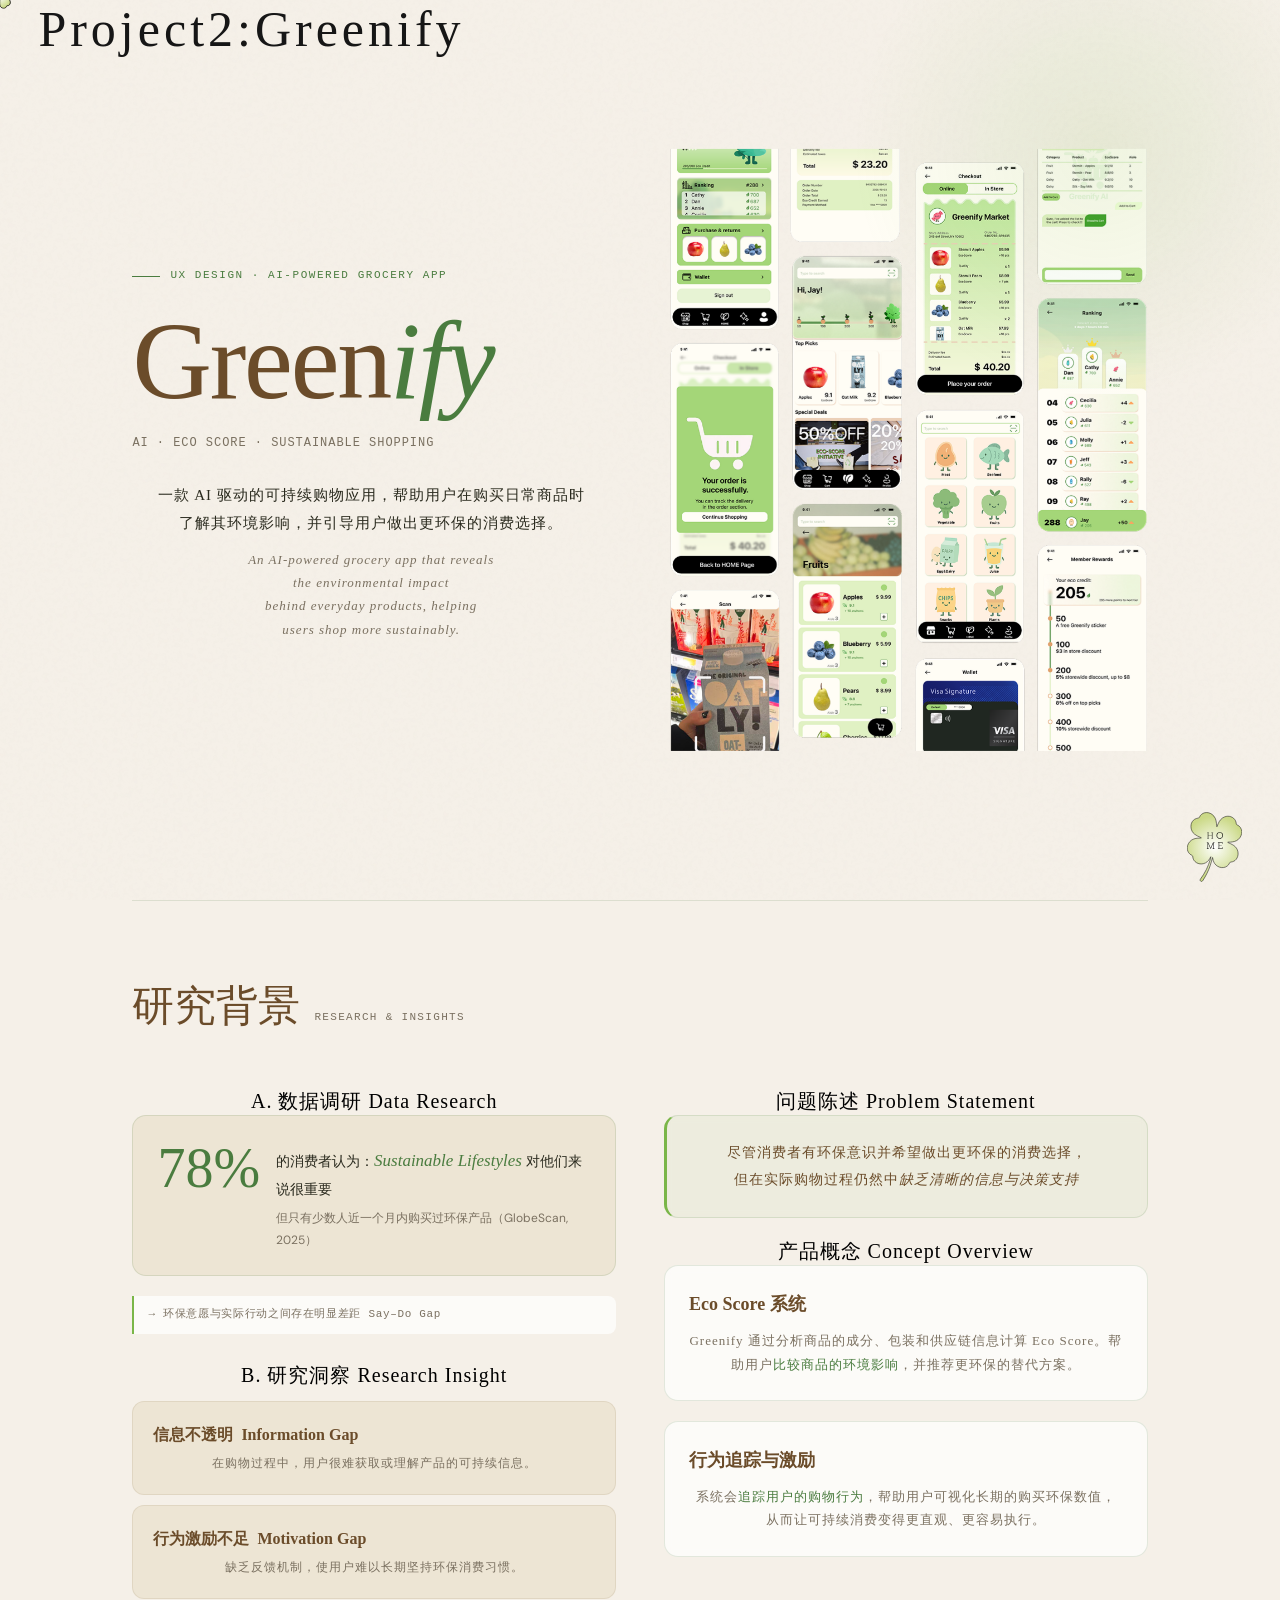
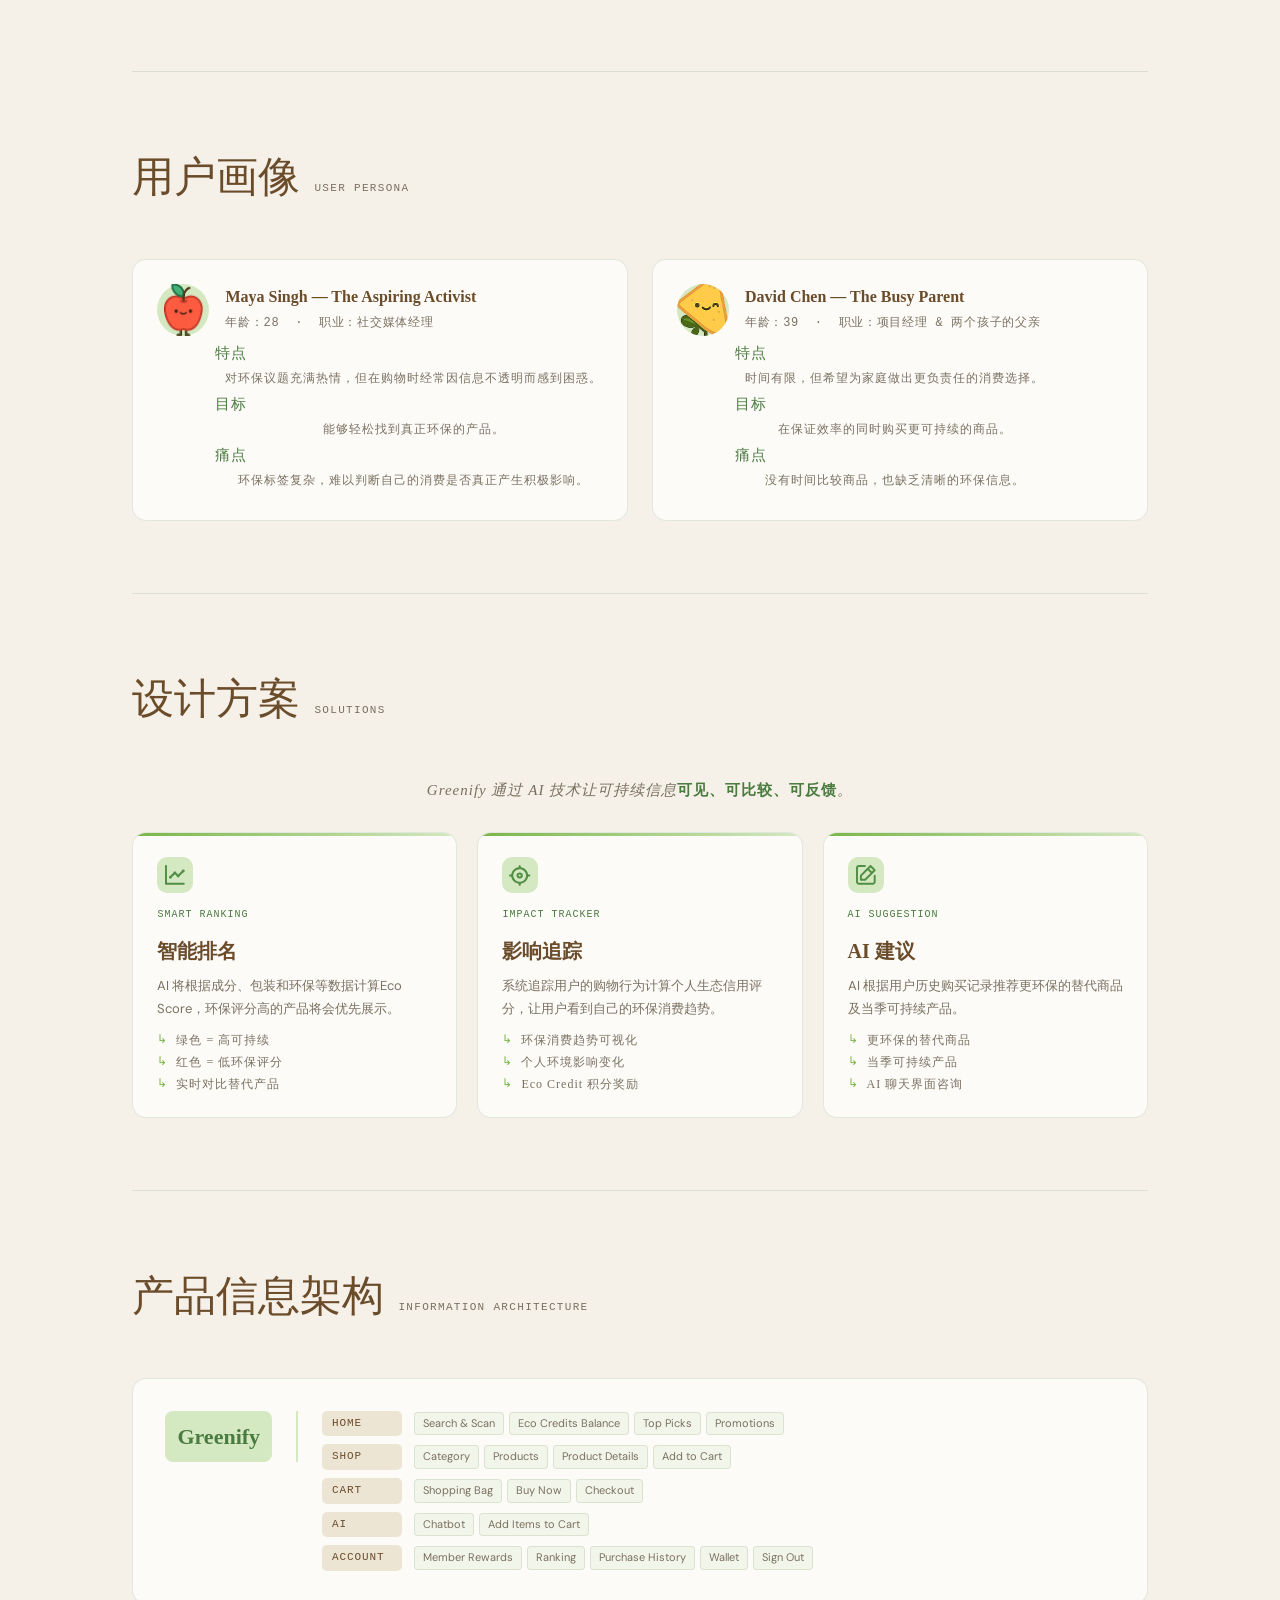
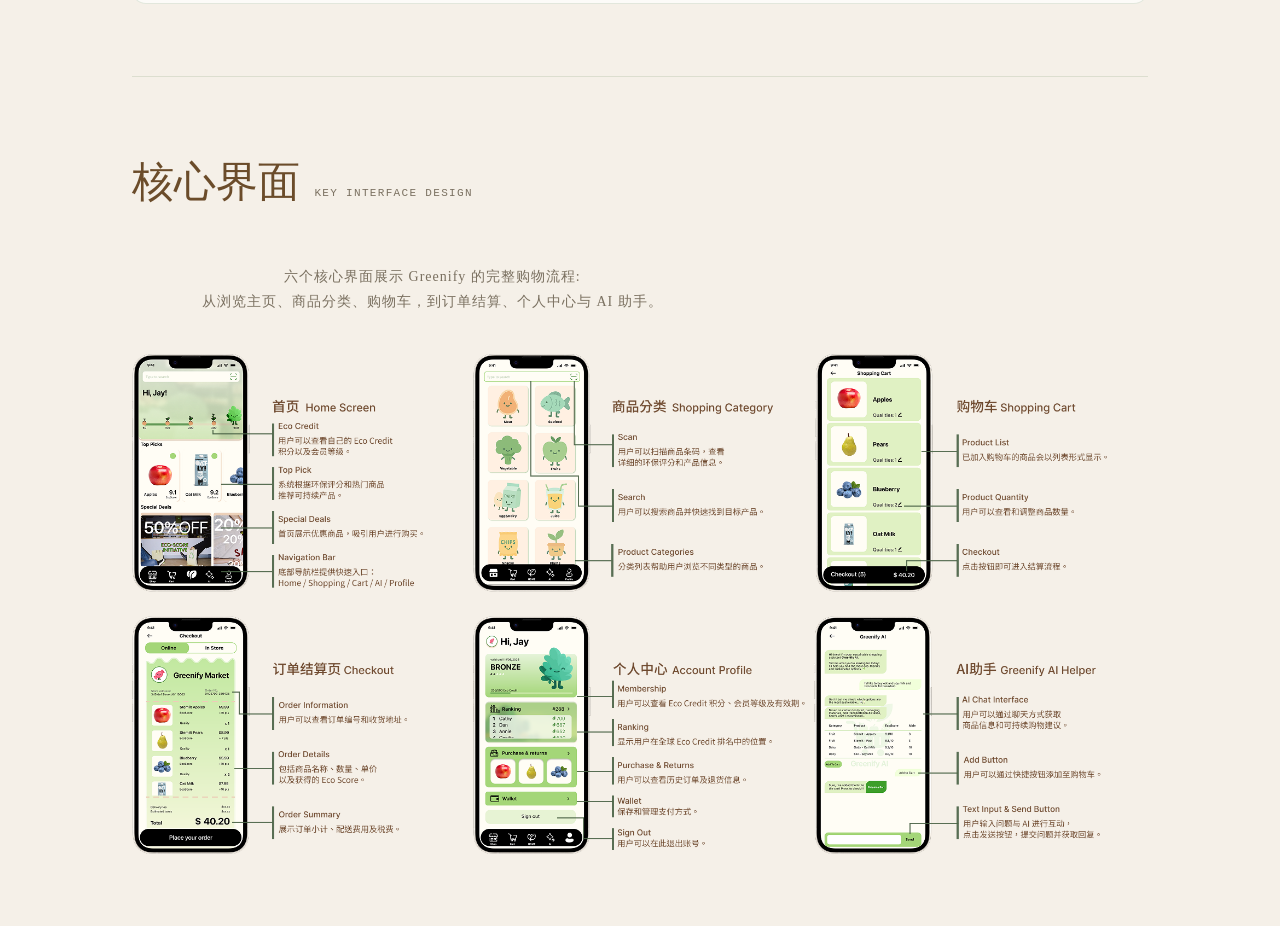
<file: project2.html>
<!DOCTYPE html>
<html lang="en">
  <head>
    <meta charset="utf-8">
    <meta name="viewport" content="width=device-width, initial-scale=1.0">
    <link rel="icon" type="image/png" sizes="16x16" href="image/favicon16.png">
    <link rel="icon" type="image/png" sizes="32x32" href="image/favicon32.png">
    <title>Project 2: Greenify</title>
    <link rel = 'stylesheet' href = 'style.css'>
    <link rel="preconnect" href="https://fonts.googleapis.com">
    <link rel="preconnect" href="https://fonts.gstatic.com" crossorigin>
    <link href="https://fonts.googleapis.com/css2?family=Bebas+Neue&family=DM+Sans:ital,opsz,wght@0,9..40,300..700;1,9..40,300..700&family=Space+Mono:ital,wght@0,400;0,700;1,400&display=swap" rel="stylesheet">
  <style>

    :root {
      --green:       #4a7c3f;
      --green-light: #7ab648;
      --green-pale:  #d4e8c2;
      --cream:       #f5f0e8;
      --cream-dark:  #ede5d4;
      --brown:       #6b4c2a;
      --brown-light: #a07850;
      --text:        #2a2a1e;
      --text-muted:  #7a7060;
      --border:      rgba(74,124,63,0.15);
      --card-bg:     rgba(255,255,255,0.7);
    }
 
    * { margin: 0; padding: 0; box-sizing: border-box; }

    body {
  background: var(--cream);
  color: var(--text);
  font-family: 'DM Sans', sans-serif;
  line-height: 1.6;
  overflow-x: hidden;
}

.wrapper {
  max-width: 1400px;
  margin-left: 30px;
  margin-right:30px;
}


 h3{
  color: black;
 }

 
    /* subtle grain texture */
    body::before {
      content: '';
      position: fixed;
      inset: 0;
      background-image: url("data:image/svg+xml,%3Csvg viewBox='0 0 200 200' xmlns='http://www.w3.org/2000/svg'%3E%3Cfilter id='n'%3E%3CfeTurbulence type='fractalNoise' baseFrequency='0.9' numOctaves='4' stitchTiles='stitch'/%3E%3C/filter%3E%3Crect width='100%25' height='100%25' filter='url(%23n)' opacity='0.04'/%3E%3C/svg%3E");
      pointer-events: none;
      z-index: 0;
      opacity: 0.5;
    }
 
    /* ── HERO ── */
    .hero {
      min-height: 100vh;
      display: grid;
      grid-template-columns: 1fr 1fr;
      align-items: center;
      padding: 80px 8vw;
      gap: 60px;
      position: relative;
    }
 
    .hero::after {
      content: '';
      position: absolute;
      right: -100px; top: -100px;
      width: 500px; height: 500px;
      border-radius: 50%;
      background: radial-gradient(circle, rgba(122,182,72,0.12) 0%, transparent 70%);
      pointer-events: none;
    }
 
    .hero-tag {
      display: inline-flex;
      align-items: center;
      gap: 10px;
      font-family: 'Courier Prime', monospace;
      font-size: 11px;
      letter-spacing: 0.14em;
      color: var(--green);
      text-transform: uppercase;
      margin-bottom: 24px;
    }
    
    .hero-tag::before {
      content: '';
      display: block;
      width: 28px; height: 1px;
      background: var(--green);
    }
 
    .hero-title {
      font-family: 'Cormorant Garamond', serif;
      font-size: clamp(64px, 9vw, 110px);
      font-weight: 300;
      line-height: 0.95;
      letter-spacing: -0.02em;
      color: var(--brown);
      margin-bottom: 20px;
    }
    .hero-title em {
      font-style: italic;
      color: var(--green);
    }
 
    .hero-tagline {
      font-family: 'Courier Prime', monospace;
      font-size: 12px;
      letter-spacing: 0.08em;
      color: var(--text-muted);
      margin-bottom: 28px;
    }
 
    .hero-desc-zh {
      font-size: 15px;
      color: var(--text);
      line-height: 1.9;
      margin-bottom: 10px;
    }
    .hero-desc-en {
      font-size: 13px;
      color: var(--text-muted);
      line-height: 1.8;
      font-style: italic;
    }
 
    .hero-right {
      display: flex;
      justify-content: center;
      align-items: center;
      animation: fadeUp 0.9s 0.2s ease both;
    }
 
    .hero-screens-img{
      width: 100%; 
      height: auto;
      object-fit: contain;
    }
 
    /* ── DIVIDER ── */
    .divider-line {
      border: none;
      border-top: 1px solid var(--border);
      margin: 0 8vw;
    }
 
    /* ── SECTION ── */
    section { padding: 72px 8vw; position: relative; }
 
    .section-label {
      display: flex;
      align-items: baseline;
      gap: 14px;
      margin-bottom: 48px;
    }
    .section-zh {
      font-family: 'Cormorant Garamond', serif;
      font-size: clamp(28px, 3.5vw, 42px);
      font-weight: 400;
      color: var(--brown);
    }
    .section-en {
      font-family: 'Courier Prime', monospace;
      font-size: 11px;
      letter-spacing: 0.12em;
      color: var(--text-muted);
      text-transform: uppercase;
    }
 
    /* ── RESEARCH ── */
    .research-grid {
      display: grid;
      grid-template-columns: 1fr 1fr;
      gap: 48px;
    }
 
    .research-col h3 {
      font-family: 'Courier Prime', monospace;
      font-size: 11px;
      letter-spacing: 0.12em;
      color: var(--green);
      text-transform: uppercase;
      margin-bottom: 20px;
    }
 
    /* big stat */
    .big-stat {
      display: flex;
      align-items: flex-start;
      gap: 16px;
      background: var(--cream-dark);
      border: 1px solid var(--border);
      border-radius: 14px;
      padding: 24px;
      margin-bottom: 20px;
      backdrop-filter: blur(4px);
    }
    .big-stat-num {
      font-family: 'Cormorant Garamond', serif;
      font-size: 56px;
      font-weight: 300;
      color: var(--green);
      line-height: 1;
      flex-shrink: 0;
    }
    .big-stat-text {
      font-size: 14px;
      color: var(--text);
      line-height: 1.8;
      padding-top: 6px;
    }
    .big-stat-text em {
      font-family: 'Cormorant Garamond', serif;
      font-style: italic;
      font-size: 17px;
      color: var(--green);
    }
 
    .gap-note {
      font-family: 'Courier Prime', monospace;
      font-size: 11px;
      color: var(--text-muted);
      letter-spacing: 0.06em;
      padding: 10px 14px;
      border-left: 2px solid var(--green-light);
      background:var(--card-bg);
      border-radius: 0 8px 8px 0;
    }
 
    /* right col */
    .concept-card {
      background: var(--card-bg);
      border: 1px solid var(--border);
      border-radius: 14px;
      padding: 24px;
      margin-bottom: 20px;
      backdrop-filter: blur(4px);
    }
    .concept-card1{
      background:rgba(122,182,72,0.06);
      border: 1px solid var(--border);
      border-radius: 14px;
      padding: 24px;
      margin-bottom: 20px;
      backdrop-filter: blur(4px);

    }

    .concept-card h4 {
      font-family: 'Cormorant Garamond', serif;
      font-size: 18px;
      color: var(--brown);
      margin-bottom: 10px;
    }
    .concept-card p {
      font-size: 13px;
      color: var(--text-muted);
      line-height: 1.8;
    }
    .concept-card p em { color: var(--green); font-style: normal; font-weight: 500; }
 
    /* pain points */
    .pain-grid {
      display: grid;
      grid-template-columns: 1fr 1fr;
      gap: 16px;
      margin-top: 24px;
    }
    .pain-card {
      background: var(--cream-dark);
      border-radius: 12px;
      padding: 20px;
      border: 1px solid rgba(107,76,42,0.1);
    }
    .pain-card h5 {
      font-family: 'Cormorant Garamond', serif;
      font-size: 16px;
      color: var(--brown);
      margin-bottom: 6px;
    }
    .pain-card p { font-size: 12px; color: var(--text-muted); line-height: 1.7; }
 
    /* ── PERSONA ── */
    .persona-grid {
      display: grid;
      grid-template-columns: 1fr 1fr;
      gap: 24px;
      margin-top: 16px;
    }
    .persona-card {
      background: var(--card-bg);
      border: 1px solid var(--border);
      border-radius: 14px;
      padding: 24px;
      display: flex;
      gap: 16px;
      backdrop-filter: blur(4px);
    }
    .persona-avatar {
      width: 52px; height: 52px;
      border-radius: 50%;
      background: var(--green-pale);
      display: flex; align-items: center; justify-content: center;
      font-size: 24px;
      flex-shrink: 0;
    }
    .persona-name {
      font-family: 'Cormorant Garamond', serif;
      font-size: 16px;
      font-weight: 600;
      color: var(--brown);
      margin-bottom: 4px;
    }
    .persona-meta {
      font-family: 'Courier Prime', monospace;
      font-size: 12px;
      color: var(--text-muted);
      letter-spacing: 0.06em;
      margin-bottom: 10px;
    }
    .persona-row { margin-bottom: 6px; }
    .persona-row span {
      font-size: 15px;
      font-family: 'Courier Prime', monospace;
      letter-spacing: 0.06em;
      color: var(--green);
      text-transform: uppercase;
      display: block;
      margin-bottom: 2px;
      margin-left: -10px;
    }
    .persona-row p { font-size: 12px; color: var(--text-muted); line-height: 1.6; }
 
    /* ── SOLUTIONS ── */
    .solutions-grid {
      display: grid;
      grid-template-columns: 1fr 1fr 1fr;
      gap: 20px;
    }
    .solution-card {
      background: var(--card-bg);
      border: 1px solid var(--border);
      border-radius: 14px;
      padding: 24px;
      backdrop-filter: blur(4px);
      position: relative;
      overflow: hidden;
    }
    .solution-card::before {
      content: '';
      position: absolute;
      top: 0; left: 0; right: 0;
      height: 3px;
      background: linear-gradient(90deg, var(--green-light), var(--green-pale));
    }
    .solution-icon {
      width: 36px; height: 36px;
      background: var(--green-pale);
      border-radius: 10px;
      display: flex; align-items: center; justify-content: center;
      font-size: 18px;
      margin-bottom: 14px;
    }
    .solution-title {
      font-family: 'Cormorant Garamond', serif;
      font-size: 20px;
      font-weight: 600;
      color: var(--brown);
      margin-bottom: 8px;
    }
    .solution-en {
      font-family: 'Courier Prime', monospace;
      font-size: 10px;
      letter-spacing: 0.1em;
      color: var(--green);
      text-transform: uppercase;
      margin-bottom: 12px;
    }
    .solution-desc { font-size: 13px; color: var(--text-muted); line-height: 1.7; }
    .solution-bullets { list-style: none; margin-top: 12px; display: flex; flex-direction: column; gap: 5px; }
    .solution-bullets li {
      font-size: 12px; color: var(--text-muted);
      display: flex; gap: 8px;
    }
    .solution-bullets li::before { content: '↳'; color: var(--green-light); flex-shrink: 0; }
 
    /* ── IA ── */
    .ia-container {
      background: var(--card-bg);
      border: 1px solid var(--border);
      border-radius: 14px;
      padding: 32px;
      backdrop-filter: blur(4px);
    }
    .ia-tree {
      display: flex;
      gap: 0;
      align-items: flex-start;
    }
    .ia-root {
      display: flex;
      flex-direction: column;
      justify-content: center;
      padding-right: 24px;
      border-right: 2px solid var(--green-pale);
      margin-right: 24px;
    }
    .ia-root-label {
      font-family: 'Cormorant Garamond', serif;
      font-size: 22px;
      font-weight: 600;
      color: var(--green);
      writing-mode: horizontal-tb;
      padding: 8px 12px;
      background: var(--green-pale);
      border-radius: 8px;
    }
    .ia-branches {
      display: flex;
      flex-direction: column;
      gap: 8px;
      flex: 1;
    }
    .ia-branch {
      display: flex;
      align-items: center;
      gap: 12px;
    }
    .ia-branch-label {
      font-family: 'Courier Prime', monospace;
      font-size: 11px;
      letter-spacing: 0.08em;
      color: var(--brown);
      text-transform: uppercase;
      min-width: 80px;
      background: var(--cream-dark);
      padding: 4px 10px;
      border-radius: 5px;
    }
    .ia-leaves {
      display: flex;
      flex-wrap: wrap;
      gap: 5px;
    }
    .ia-leaf {
      font-size: 11px;
      color: var(--text-muted);
      background: rgba(122,182,72,0.08);
      border: 1px solid var(--border);
      padding: 2px 8px;
      border-radius: 4px;
    }
 
    /* ── INTERFACE SECTION ── */
    .interface-intro {
      font-size: 14px;
      color: var(--text-muted);
      line-height: 1.8;
      max-width: 600px;
      margin-bottom: 40px;
    }
    .interface-img-grid {
  display: flex;
  justify-content: center;
}

.interface-img-slot {
  width: 200%;
  border-radius: 14px;
  overflow: hidden;
}
 
    /* ── ANIMATIONS ── */
    @keyframes fadeUp {
      from { opacity: 0; transform: translateY(24px); }
      to   { opacity: 1; transform: translateY(0); }
    }
    .hero-left { animation: fadeUp 0.8s ease both; }
 
    .reveal {
      opacity: 0;
      transform: translateY(18px);
      transition: opacity 0.6s ease, transform 0.6s ease;
    }
    .reveal.visible { opacity: 1; transform: translateY(0); }
 
    @media (max-width: 900px) {
      .hero { grid-template-columns: 1fr; min-height: auto; }
      .research-grid, .persona-grid { grid-template-columns: 1fr; }
      .solutions-grid { grid-template-columns: 1fr; }
      .interface-img-grid { grid-template-columns: 1fr 1fr; }
      .pain-grid { grid-template-columns: 1fr; }
    }
  </style>
  </head>
  
  <!--title-->
  <div class="title">
  <h1 style = "color: rgb(22, 22, 22);">Project2:Greenify</h1>
</div>

<body>
  <div class="wrapper">
  <!-- ══════════════════════════════════════════
       HERO
  ══════════════════════════════════════════ -->
  <section class="hero">
    <div class="hero-left">
      <div class="hero-tag">UX Design · AI-Powered Grocery App</div>
      <a href="https://www.figma.com/proto/HrhJocbqpjLPX4qwbXJIRo/greenify?node-id=12-23&p=f&viewport=551%2C267%2C0.12&t=ZeG5BzcCLl4tIpWj-1&scaling=scale-down&content-scaling=fixed&starting-point-node-id=439%3A425&page-id=0%3A1" style="text-decoration: none;">
  <div class="hero-title">Green<em>ify</em></div></a>
      <div class="hero-tagline">AI · ECO SCORE · SUSTAINABLE SHOPPING</div>
      <p class="hero-desc-zh">
        一款 AI 驱动的可持续购物应用，帮助用户在购买日常商品时<br>
        了解其环境影响，并引导用户做出更环保的消费选择。
      </p>
      <p class="hero-desc-en" style="margin-top:10px;">
        An AI-powered grocery app that reveals <br> the environmental impact<br>
        behind everyday products, helping <br> users shop more sustainably.
      </p>
    </div>
    <div class="hero-right">
      <img class="hero-screens-img" src="image/greenify1.png" alt="Greenify App Screens">
    </div>
  </section>
 
  <hr class="divider-line">
 
  <!-- ══════════════════════════════════════════
       RESEARCH
  ══════════════════════════════════════════ -->
  <section>
    <div class="section-label reveal">
      <span class="section-zh">研究背景</span>
      <span class="section-en">Research &amp; Insights</span>
    </div>
 
    <div class="research-grid">
      <!-- LEFT -->
      <div class="reveal">
        <h3>A. 数据调研 Data Research</h3>
        <div class="big-stat">
          <div class="big-stat-num">78%</div>
          <div class="big-stat-text">
            的消费者认为：<em>Sustainable Lifestyles</em> 对他们来说很重要<br>
            <span style="font-size:12px; color:var(--text-muted); margin-top:6px; display:block;">但只有少数人近一个月内购买过环保产品（GlobeScan, 2025）</span>
          </div>
        </div>
        <div class="gap-note">→ 环保意愿与实际行动之间存在明显差距 Say–Do Gap</div>
 
        <div style="margin-top:28px;">
          <h3>B. 研究洞察 Research Insight</h3>
          <div style="margin-top:12px; display:flex; flex-direction:column; gap:10px;">
            <div class="pain-card">
              <h5>信息不透明 &nbsp;Information Gap</h5>
              <p>在购物过程中，用户很难获取或理解产品的可持续信息。</p>
            </div>
            <div class="pain-card">
              <h5>行为激励不足 &nbsp;Motivation Gap</h5>
              <p>缺乏反馈机制，使用户难以长期坚持环保消费习惯。</p>
            </div>
          </div>
        </div>
      </div>
 
      <!-- RIGHT -->
      <div class="reveal">
        <h3>问题陈述 Problem Statement</h3>
        <div class="concept-card1" style="margin-top:0px; border-left: 3px solid var(--green-light);">
          <p style="font-size:14px; line-height:1.9; color:var(--brown)">
            尽管消费者有环保意识并希望做出更环保的消费选择，<br>
            但在实际购物过程仍然中<em>缺乏清晰的信息与决策支持</em>
          </p>
        </div>

        <div style="margin-top:0px;">
          <h3>产品概念 Concept Overview</h3>
          <div class="concept-card">
            <h4>Eco Score 系统</h4>
            <p>Greenify 通过分析商品的成分、包装和供应链信息计算 Eco Score。帮助用户<em>比较商品的环境影响</em>，并推荐更环保的替代方案。</p>
          </div>
          <div class="concept-card">
            <h4>行为追踪与激励</h4>
            <p>系统会<em>追踪用户的购物行为</em>，帮助用户可视化长期的购买环保数值，从而让可持续消费变得更直观、更容易执行。</p>
          </div>
        </div>
      </div>
    </div>
  </section>
 
  <hr class="divider-line">
 
  <!-- ══════════════════════════════════════════
       PERSONA
  ══════════════════════════════════════════ -->
  <section>
    <div class="section-label reveal">
      <span class="section-zh">用户画像</span>
      <span class="section-en">User Persona</span>
    </div>
 
    <div class="persona-grid reveal">
      <div class="persona-card">
        <div class="persona-avatar">
          <img src="image/persona1.png" alt="Maya" style="width:80%; height:100%; object-fit:cover;">
</div>
        <div>
          <div class="persona-name">Maya Singh — The Aspiring Activist</div>
          <div class="persona-meta">年龄：28 &nbsp;·&nbsp; 职业：社交媒体经理</div>
          <div class="persona-row">
            <span>特点</span>
            <p>对环保议题充满热情，但在购物时经常因信息不透明而感到困惑。</p>
          </div>
          <div class="persona-row">
            <span>目标</span>
            <p>能够轻松找到真正环保的产品。</p>
          </div>
          <div class="persona-row">
            <span>痛点</span>
            <p>环保标签复杂，难以判断自己的消费是否真正产生积极影响。</p>
          </div>
        </div>
      </div>
      <div class="persona-card">
        <div class="persona-avatar">
  <img src="image/persona2.png" alt="David" style="width:100%; height:100%; object-fit:cover; border-radius:50%;">
</div>
        <div>
          <div class="persona-name">David Chen — The Busy Parent</div>
          <div class="persona-meta">年龄：39 &nbsp;·&nbsp; 职业：项目经理 &amp; 两个孩子的父亲</div>
          <div class="persona-row">
            <span>特点</span>
            <p>时间有限，但希望为家庭做出更负责任的消费选择。</p>
          </div>
          <div class="persona-row">
            <span>目标</span>
            <p>在保证效率的同时购买更可持续的商品。</p>
          </div>
          <div class="persona-row">
            <span>痛点</span>
            <p>没有时间比较商品，也缺乏清晰的环保信息。</p>
          </div>
        </div>
      </div>
    </div>
  </section>
 
  <hr class="divider-line">
 
  <!-- ══════════════════════════════════════════
       SOLUTIONS
  ══════════════════════════════════════════ -->
  <section>
    <div class="section-label reveal">
      <span class="section-zh">设计方案</span>
      <span class="section-en">Solutions</span>
    </div>
 
    <p class="reveal" style="font-size:15px; color:var(--text-muted); margin-bottom:32px; font-style:italic;">
      Greenify 通过 AI 技术让可持续信息<strong style="color:var(--green); font-style:normal;">可见、可比较、可反馈</strong>。
    </p>
 
    <div class="solutions-grid reveal">
      <div class="solution-card">
        <div class="solution-icon"><svg xmlns="http://www.w3.org/2000/svg" width="20" height="20" viewBox="0 0 31 31" fill="none">
  <path d="M8.39104 21.359C8.99797 21.359 9.58005 21.1179 10.0092 20.6887C10.4384 20.2596 10.6795 19.6775 10.6795 19.0705C10.6869 18.9944 10.6869 18.9178 10.6795 18.8417L14.936 14.5851H15.2869H15.6378L18.0941 17.0414C18.0941 17.0414 18.0941 17.1177 18.0941 17.1635C18.0941 17.7704 18.3352 18.3525 18.7644 18.7817C19.1936 19.2108 19.7757 19.4519 20.3826 19.4519C20.9895 19.4519 21.5716 19.2108 22.0008 18.7817C22.4299 18.3525 22.6711 17.7704 22.6711 17.1635V17.0414L28.2244 11.4423C28.677 11.4423 29.1195 11.3081 29.4958 11.0566C29.8721 10.8052 30.1654 10.4478 30.3387 10.0296C30.5119 9.61145 30.5572 9.15132 30.4689 8.7074C30.3806 8.26348 30.1626 7.85572 29.8426 7.53567C29.5225 7.21562 29.1148 6.99767 28.6708 6.90936C28.2269 6.82106 27.7668 6.86638 27.3486 7.03959C26.9305 7.2128 26.5731 7.50612 26.3216 7.88245C26.0701 8.25879 25.9359 8.70124 25.9359 9.15386C25.9285 9.22996 25.9285 9.3066 25.9359 9.3827L20.4284 14.8903H20.1843L17.5449 12.2051C17.5449 11.5982 17.3038 11.0161 16.8746 10.587C16.4454 10.1578 15.8634 9.91668 15.2564 9.91668C14.6495 9.91668 14.0674 10.1578 13.6382 10.587C13.2091 11.0161 12.968 11.5982 12.968 12.2051L8.39104 16.7821C7.7841 16.7821 7.20202 17.0232 6.77285 17.4523C6.34368 17.8815 6.10257 18.4636 6.10257 19.0705C6.10257 19.6775 6.34368 20.2596 6.77285 20.6887C7.20202 21.1179 7.7841 21.359 8.39104 21.359ZM28.9872 27.4616H3.05129V1.52564C3.05129 1.12102 2.89055 0.732964 2.60444 0.44685C2.31832 0.160737 1.93027 0 1.52564 0C1.12102 0 0.732964 0.160737 0.44685 0.44685C0.160737 0.732964 0 1.12102 0 1.52564V28.9872C0 29.3918 0.160737 29.7799 0.44685 30.066C0.732964 30.3521 1.12102 30.5129 1.52564 30.5129H28.9872C29.3918 30.5129 29.7799 30.3521 30.066 30.066C30.3521 29.7799 30.5129 29.3918 30.5129 28.9872C30.5129 28.5826 30.3521 28.1945 30.066 27.9084C29.7799 27.6223 29.3918 27.4616 28.9872 27.4616Z" fill="#508F44"/>
</svg></div>
        <div class="solution-en">Smart Ranking</div>
        <div class="solution-title">智能排名</div>
        <div class="solution-desc">AI 将根据成分、包装和环保等数据计算Eco Score，环保评分高的产品将会优先展示。</div>
        <ul class="solution-bullets">
          <li>绿色 = 高可持续</li>
          <li>红色 = 低环保评分</li>
          <li>实时对比替代产品</li>
        </ul>
      </div>
      <div class="solution-card">
        <div class="solution-icon"><svg xmlns="http://www.w3.org/2000/svg" width="22" height="25" viewBox="0 0 32 30" fill="none">
  <path d="M15.5172 10.5C14.5965 10.5 13.6965 10.7639 12.931 11.2584C12.1654 11.7529 11.5688 12.4557 11.2164 13.2779C10.8641 14.1002 10.7719 15.005 10.9515 15.8779C11.1311 16.7508 11.5745 17.5526 12.2255 18.182C12.8766 18.8113 13.706 19.2399 14.6091 19.4135C15.5121 19.5872 16.4481 19.4981 17.2987 19.1575C18.1493 18.8169 18.8764 18.2401 19.3879 17.5001C19.8994 16.76 20.1724 15.89 20.1724 15C20.1724 13.8065 19.682 12.6619 18.8089 11.818C17.9359 10.9741 16.7519 10.5 15.5172 10.5ZM15.5172 16.5C15.2103 16.5 14.9103 16.412 14.6551 16.2472C14.4 16.0824 14.2011 15.8481 14.0836 15.574C13.9662 15.2999 13.9355 14.9983 13.9953 14.7074C14.0552 14.4164 14.203 14.1491 14.42 13.9393C14.637 13.7296 14.9135 13.5867 15.2145 13.5288C15.5155 13.4709 15.8275 13.5006 16.1111 13.6142C16.3946 13.7277 16.6369 13.92 16.8075 14.1666C16.978 14.4133 17.069 14.7033 17.069 15C17.069 15.3978 16.9055 15.7794 16.6145 16.0607C16.3235 16.342 15.9288 16.5 15.5172 16.5ZM29.4828 13.5H27.8224C27.4761 10.86 26.2317 8.40611 24.2851 6.52438C22.3385 4.64264 19.8 3.43979 17.069 3.105V1.5C17.069 1.10218 16.9055 0.720644 16.6145 0.43934C16.3235 0.158035 15.9288 0 15.5172 0C15.1057 0 14.711 0.158035 14.42 0.43934C14.129 0.720644 13.9655 1.10218 13.9655 1.5V3.105C11.2344 3.43979 8.69598 4.64264 6.74936 6.52438C4.80273 8.40611 3.5584 10.86 3.21207 13.5H1.55172C1.14018 13.5 0.745494 13.658 0.454489 13.9393C0.163485 14.2206 0 14.6022 0 15C0 15.3978 0.163485 15.7794 0.454489 16.0607C0.745494 16.342 1.14018 16.5 1.55172 16.5H3.21207C3.5584 19.14 4.80273 21.5939 6.74936 23.4756C8.69598 25.3574 11.2344 26.5602 13.9655 26.895V28.5C13.9655 28.8978 14.129 29.2794 14.42 29.5607C14.711 29.842 15.1057 30 15.5172 30C15.9288 30 16.3235 29.842 16.6145 29.5607C16.9055 29.2794 17.069 28.8978 17.069 28.5V26.895C19.8 26.5602 22.3385 25.3574 24.2851 23.4756C26.2317 21.5939 27.4761 19.14 27.8224 16.5H29.4828C29.8943 16.5 30.289 16.342 30.58 16.0607C30.871 15.7794 31.0345 15.3978 31.0345 15C31.0345 14.6022 30.871 14.2206 30.58 13.9393C30.289 13.658 29.8943 13.5 29.4828 13.5ZM15.5172 24C13.6758 24 11.8758 23.4722 10.3447 22.4832C8.81361 21.4943 7.62028 20.0887 6.9156 18.4442C6.21093 16.7996 6.02655 14.99 6.38579 13.2442C6.74503 11.4984 7.63176 9.89471 8.93383 8.63604C10.2359 7.37737 11.8949 6.5202 13.7009 6.17293C15.5069 5.82567 17.3789 6.0039 19.0802 6.68508C20.7814 7.36627 22.2355 8.51982 23.2585 9.99987C24.2815 11.4799 24.8276 13.22 24.8276 15C24.8276 17.3869 23.8467 19.6761 22.1006 21.364C20.3546 23.0518 17.9865 24 15.5172 24Z" fill="#508F44"/>
</svg></div>
        <div class="solution-en">Impact Tracker</div>
        <div class="solution-title">影响追踪</div>
        <div class="solution-desc">系统追踪用户的购物行为计算个人生态信用评分，让用户看到自己的环保消费趋势。</div>
        <ul class="solution-bullets">
          <li>环保消费趋势可视化</li>
          <li>个人环境影响变化</li>
          <li>Eco Credit 积分奖励</li>
        </ul>
      </div>
      <div class="solution-card">
        <div class="solution-icon"><svg xmlns="http://www.w3.org/2000/svg" width="20" height="20" viewBox="0 0 31 31" fill="none">
  <path d="M28.9788 15.2609C28.5743 15.2609 28.1864 15.4215 27.9003 15.7076C27.6143 15.9936 27.4536 16.3815 27.4536 16.7861V25.9373C27.4536 26.3418 27.2929 26.7297 27.0069 27.0157C26.7209 27.3018 26.3329 27.4625 25.9284 27.4625H4.5756C4.17109 27.4625 3.78315 27.3018 3.49712 27.0157C3.21109 26.7297 3.0504 26.3418 3.0504 25.9373V4.58445C3.0504 4.17994 3.21109 3.792 3.49712 3.50597C3.78315 3.21994 4.17109 3.05925 4.5756 3.05925H13.7268C14.1313 3.05925 14.5193 2.89855 14.8053 2.61252C15.0913 2.32649 15.252 1.93855 15.252 1.53404C15.252 1.12954 15.0913 0.741595 14.8053 0.455564C14.5193 0.169534 14.1313 0.00884363 13.7268 0.00884363H4.5756C3.36208 0.00884363 2.19825 0.490915 1.34016 1.34901C0.482071 2.2071 0 3.37092 0 4.58445V25.9373C0 27.1508 0.482071 28.3146 1.34016 29.1727C2.19825 30.0308 3.36208 30.5129 4.5756 30.5129H25.9284C27.1419 30.5129 28.3058 30.0308 29.1639 29.1727C30.0219 28.3146 30.504 27.1508 30.504 25.9373V16.7861C30.504 16.3815 30.3433 15.9936 30.0573 15.7076C29.7713 15.4215 29.3833 15.2609 28.9788 15.2609ZM6.1008 16.42V22.8869C6.1008 23.2914 6.26149 23.6793 6.54752 23.9653C6.83355 24.2514 7.2215 24.4121 7.626 24.4121H14.0929C14.2936 24.4132 14.4926 24.3747 14.6784 24.2988C14.8642 24.2229 15.0332 24.1111 15.1757 23.9697L25.7301 13.4001L30.0617 9.16005C30.2047 9.01826 30.3181 8.84957 30.3956 8.66371C30.473 8.47785 30.5129 8.2785 30.5129 8.07716C30.5129 7.87581 30.473 7.67646 30.3956 7.4906C30.3181 7.30474 30.2047 7.13605 30.0617 6.99426L23.5949 0.451152C23.4531 0.308197 23.2844 0.194731 23.0985 0.117298C22.9127 0.0398661 22.7133 0 22.512 0C22.3106 0 22.1113 0.0398661 21.9254 0.117298C21.7395 0.194731 21.5709 0.308197 21.4291 0.451152L17.128 4.76747L6.54311 15.3371C6.40175 15.4796 6.28992 15.6486 6.21402 15.8345C6.13812 16.0203 6.09964 16.2193 6.1008 16.42ZM22.512 3.68458L26.8283 8.0009L24.6625 10.1667L20.3462 5.85036L22.512 3.68458ZM9.1512 17.0453L18.1956 8.0009L22.512 12.3172L13.4675 21.3617H9.1512V17.0453Z" fill="#508F44"/>
</svg></div>
        <div class="solution-en">AI Suggestion</div>
        <div class="solution-title">AI 建议</div>
        <div class="solution-desc">AI 根据用户历史购买记录推荐更环保的替代商品及当季可持续产品。</div>
        <ul class="solution-bullets">
          <li>更环保的替代商品</li>
          <li>当季可持续产品</li>
          <li>AI 聊天界面咨询</li>
        </ul>
      </div>
    </div>
  </section>
 
  <hr class="divider-line">
 
  <!-- ══════════════════════════════════════════
       INFORMATION ARCHITECTURE
  ══════════════════════════════════════════ -->
  <section>
    <div class="section-label reveal">
      <span class="section-zh">产品信息架构</span>
      <span class="section-en">Information Architecture</span>
    </div>
 
    <div class="ia-container reveal">
      <div class="ia-tree">
        <div class="ia-root">
          <div class="ia-root-label">Greenify</div>
        </div>
        <div class="ia-branches">
          <div class="ia-branch">
            <div class="ia-branch-label">HOME</div>
            <div class="ia-leaves">
              <span class="ia-leaf">Search &amp; Scan</span>
              <span class="ia-leaf">Eco Credits Balance</span>
              <span class="ia-leaf">Top Picks</span>
              <span class="ia-leaf">Promotions</span>
            </div>
          </div>
          <div class="ia-branch">
            <div class="ia-branch-label">SHOP</div>
            <div class="ia-leaves">
              <span class="ia-leaf">Category</span>
              <span class="ia-leaf">Products</span>
              <span class="ia-leaf">Product Details</span>
              <span class="ia-leaf">Add to Cart</span>
            </div>
          </div>
          <div class="ia-branch">
            <div class="ia-branch-label">CART</div>
            <div class="ia-leaves">
              <span class="ia-leaf">Shopping Bag</span>
              <span class="ia-leaf">Buy Now</span>
              <span class="ia-leaf">Checkout</span>
            </div>
          </div>
          <div class="ia-branch">
            <div class="ia-branch-label">AI</div>
            <div class="ia-leaves">
              <span class="ia-leaf">Chatbot</span>
              <span class="ia-leaf">Add Items to Cart</span>
            </div>
          </div>
          <div class="ia-branch">
            <div class="ia-branch-label">ACCOUNT</div>
            <div class="ia-leaves">
              <span class="ia-leaf">Member Rewards</span>
              <span class="ia-leaf">Ranking</span>
              <span class="ia-leaf">Purchase History</span>
              <span class="ia-leaf">Wallet</span>
              <span class="ia-leaf">Sign Out</span>
            </div>
          </div>
        </div>
      </div>
    </div>
  </section>
 
  <hr class="divider-line">
 
  <!-- ══════════════════════════════════════════
       INTERFACE DESIGN — image placeholders
  ══════════════════════════════════════════ -->
  <section>
    <div class="section-label reveal">
      <span class="section-zh">核心界面</span>
      <span class="section-en">Key Interface Design</span>
    </div>

    <p class="interface-intro reveal">六个核心界面展示 Greenify 的完整购物流程: <br> 从浏览主页、商品分类、购物车，到订单结算、个人中心与 AI 助手。</p>
    <div class="interface-img-grid">
  <div class="interface-img-slot">
    <img src="image/keyinterface.png" alt="Key Interface Design" style="width:100%; height:auto; display:block;">
  </div>
</div>
  </section>
 
  <script>
    const reveals = document.querySelectorAll('.reveal');
    const observer = new IntersectionObserver(entries => {
      entries.forEach((entry, i) => {
        if (entry.isIntersecting) {
          setTimeout(() => entry.target.classList.add('visible'), i * 80);
          observer.unobserve(entry.target);
        }
      });
    }, { threshold: 0.1 });
    reveals.forEach(el => observer.observe(el));
  </script>
</body>
</div>

<!--light svg-->
<div id = 'lighticon' style = "visibility: hidden;">
<svg xmlns="http://www.w3.org/2000/svg" width="36" height="51" viewBox="0 0 36 51" fill="none">
  <path d="M17.7326 36.5194C15.0679 36.5194 12.4033 36.5235 9.73707 36.5166C8.78926 36.5138 7.69041 36.4527 7.77055 35.3204C8.06183 31.1427 5.36481 28.0154 3.23647 24.7255C-2.83106 15.3518 1.51808 4.31517 13.0521 1.17672C24.1238 -1.83531 34.5435 5.6239 35.197 15.0295C35.4944 19.3086 33.8608 22.9458 31.435 26.4427C29.5779 29.1213 27.6129 31.7651 27.9844 35.187C28.103 36.2818 27.1598 36.5138 26.1458 36.5138C23.3409 36.5124 23.9528 36.5415 21.1464 36.5415L17.7295 36.5208L17.7326 36.5194Z" fill="url(#paint0_radial_180_328)" stroke="black" stroke-miterlimit="10"/>
  <path d="M17.9402 41.0297C15.7029 41.0297 13.464 41.0328 11.2266 41.0297C10.0864 41.0266 8.99083 40.7693 9.02011 39.3902C9.0463 38.1652 10.0556 37.8555 11.1296 37.8555C15.8153 37.8509 20.4996 37.8509 25.1854 37.8555C26.2624 37.8555 27.2717 38.1729 27.2902 39.3948C27.3102 40.7647 26.2147 41.0282 25.0729 41.0313C22.6953 41.0359 20.3178 41.0313 17.9402 41.0328V41.0297Z" fill="url(#paint1_linear_180_328)" stroke="black" stroke-miterlimit="10"/>
  <path d="M18.0641 45.6231C16.1057 45.6216 14.1473 45.6355 12.1888 45.6154C11.1703 45.6047 10.3505 45.2148 10.3305 44.0699C10.3089 42.9343 11.0871 42.4628 12.1195 42.4567C16.0364 42.4335 19.9532 42.4366 23.8701 42.4489C24.8933 42.452 25.713 42.8665 25.7269 44.0006C25.7423 45.278 24.8209 45.6154 23.7315 45.6216C21.8424 45.6324 19.9548 45.6247 18.0657 45.6216L18.0641 45.6231Z" fill="url(#paint2_linear_180_328)" stroke="black" stroke-miterlimit="10"/>
  <path d="M20.1901 50.2843C18.8326 50.5786 17.4027 50.5632 16.0421 50.2843C14.8834 50.0454 13.8309 49.6355 12.9557 48.8744C12.5274 48.503 12.1036 48.0377 12.3887 47.4984C12.6491 47.0068 13.3117 47.0392 13.8618 47.0361C16.6538 47.0238 19.4443 47.0238 22.2364 47.0361C22.8527 47.0392 23.6263 46.9775 23.8743 47.5569C24.1347 48.164 23.6062 48.6509 23.0839 49.0392C22.2194 49.6802 21.2317 50.0577 20.1901 50.2843Z" fill="url(#paint3_linear_180_328)" stroke="black" stroke-miterlimit="10"/>
  <defs>
    <radialGradient id="paint0_radial_180_328" cx="0" cy="0" r="1" gradientUnits="userSpaceOnUse" gradientTransform="translate(17.8667 18.5097) scale(18.7189 16.8746)">
      <stop stop-color="white"/>
      <stop offset="1" stop-color="#FFF59F"/>
    </radialGradient>
    <linearGradient id="paint1_linear_180_328" x1="18.1559" y1="37.8509" x2="18.1559" y2="41.0313" gradientUnits="userSpaceOnUse">
      <stop stop-color="white"/>
      <stop offset="1" stop-color="#D7B27E"/>
    </linearGradient>
    <linearGradient id="paint2_linear_180_328" x1="18.0287" y1="42.4397" x2="18.0287" y2="45.6278" gradientUnits="userSpaceOnUse">
      <stop stop-color="white"/>
      <stop offset="1" stop-color="#D7B27E"/>
    </linearGradient>
    <linearGradient id="paint3_linear_180_328" x1="18.1207" y1="47.0269" x2="18.1207" y2="50.4984" gradientUnits="userSpaceOnUse">
      <stop stop-color="white"/>
      <stop offset="1" stop-color="#D7B27E"/>
    </linearGradient>
  </defs>
</svg>
</div>


<!--homepage logo-->
  <footer id = 'homepage'>
  <a href = 'portfolio.html' aria-label = 'homepage'>
  <svg xmlns="http://www.w3.org/2000/svg" width="55" height="70" viewBox="0 0 111 140" fill="none">
  <path d="M51.6052 91.2163C49.7978 96.6385 48.6484 102.061 46.9015 107.338C43.3322 118.113 38.2127 128.072 32.0949 137.549C30.8094 139.543 29.1835 140.008 27.6635 138.939C26.1662 137.885 26.0604 136.175 27.4745 134.265C36.3373 122.337 42.9466 109.27 47.0679 94.9355C47.5065 93.4081 48.0358 91.8883 48.0737 89.6049C46.4176 92.4229 45.2152 94.7827 43.5893 96.8676C36.7683 105.627 23.3758 106.734 15.8893 99.0594C13.3334 96.4399 11.8739 93.2324 11.647 89.5285C11.5714 88.3143 11.2386 87.4666 10.0363 86.9244C-1.31445 81.7847 -2.19921 68.0231 5.61244 59.2483C9.60523 54.7578 14.7172 52.9784 20.4266 52.3369C23.27 52.0161 26.1209 51.8787 29.1533 51.8558C28.6164 50.7408 27.6409 50.7026 26.8922 50.3895C22.6801 48.6254 18.5134 46.8001 14.929 43.8523C7.76008 37.9643 5.75612 26.5242 10.6186 18.8644C13.288 14.6565 17.2127 12.4571 22.0298 11.7316C23.1263 11.5635 24.306 11.7316 24.9185 10.2424C29.1003 0.108208 41.1392 -2.40433 50.365 4.04121C56.7928 8.5317 58.7816 15.1529 59.4622 22.4767C59.6664 24.6761 59.742 26.8908 60.3243 29.1895C61.141 27.1963 61.9199 25.1877 62.7895 23.2174C65.5194 17.0163 69.2022 11.7926 75.8417 9.20374C84.3188 5.90461 93.7412 9.05864 97.7718 16.7719C98.8229 18.788 99.1859 20.9798 99.4506 23.1869C99.5565 24.088 99.7985 24.7066 100.683 25.0656C113.017 30.1441 113.493 46.2121 103.436 54.8265C98.8532 58.7519 93.3253 59.6607 87.6462 60.1189C85.922 60.2563 84.1827 60.1418 82.1334 60.1418C82.6703 61.5317 83.5702 61.4935 84.2356 61.7837C88.962 63.838 93.711 65.8236 97.4769 69.5581C104.245 76.2709 105.031 87.7797 99.1557 94.9431C96.4938 98.1811 92.9926 99.9147 88.8712 100.327C87.6688 100.449 86.6404 100.549 86.0657 101.938C81.2486 113.6 66.7521 114.31 58.3657 106.261C54.8493 102.878 52.9966 98.7386 52.1799 94.0038C52.0211 93.0644 51.8018 92.1404 51.6127 91.2087L51.6052 91.2163Z" fill="url(#paint0_radial_68_305)" stroke="black" stroke-miterlimit="10"/>
  <path d="M44.455 52.7553V53.5342H40.5V52.7553L41.9444 52.6331V41.4068L40.5 41.2923V40.498H44.455V41.2923L43.0106 41.4068V46.6228H50.2929V41.4068L48.8486 41.2923V40.498H52.8035V41.2923L51.3516 41.4068V52.6331L52.8035 52.7553V53.5342H48.8486V52.7553L50.2929 52.6331V47.524H43.0106V52.6331L44.455 52.7553Z" fill="black"/>
  <path d="M70.8667 41.9452C70.3009 41.3813 69.6233 40.9428 68.8118 40.6373C68.0002 40.3319 67.0993 40.1753 66.0941 40.1753C65.089 40.1753 64.2178 40.3319 63.4211 40.6373C62.6245 40.9428 61.9395 41.3813 61.3662 41.9452C60.1898 43.1277 59.6016 44.6783 59.6016 46.597V46.7614C59.6016 47.7247 59.7579 48.594 60.0632 49.3771C60.3685 50.1602 60.8077 50.8337 61.3811 51.4054C61.9544 51.9771 62.6319 52.4078 63.436 52.7132C64.2402 53.0187 65.1262 53.1753 66.109 53.1753C67.0918 53.1753 68.0151 53.0187 68.8192 52.7132C69.6233 52.4078 70.3009 51.9693 70.8667 51.4054C72.0208 50.2385 72.6016 48.6879 72.6016 46.7614V46.597C72.6016 44.6626 72.0208 43.112 70.8667 41.9452ZM71.3135 46.7614C71.3135 47.8578 71.1124 48.8211 70.7178 49.6512C70.3232 50.4813 69.735 51.1235 68.9681 51.5777C68.1938 52.0319 67.2407 52.2669 66.1165 52.2669C64.9922 52.2669 64.1136 52.0398 63.3393 51.5777C62.5649 51.1157 61.9618 50.4813 61.5449 49.6512C61.1279 48.8211 60.912 47.8578 60.912 46.7614V46.5813C60.912 45.4849 61.1205 44.5295 61.5374 43.6994C61.9544 42.8693 62.55 42.2271 63.3244 41.7729C64.0987 41.3187 65.0294 41.0837 66.1016 41.0837C67.1737 41.0837 68.164 41.3108 68.9458 41.7729C69.7276 42.2349 70.3158 42.8693 70.7178 43.6916C71.1199 44.5217 71.3135 45.4849 71.3135 46.5735V46.7536V46.7614Z" fill="black"/>
  <path d="M44.0285 73.1786V73.9576H40.0811V73.1786L41.5254 73.064V61.8302L40.0811 61.7156V60.9214H42.9547L47.7263 72.0942H47.7793L52.4829 60.9214H55.4321V61.7156L53.9878 61.8302V73.064L55.4321 73.1786V73.9576H51.4847V73.1786L52.9669 73.064V62.4946L52.9215 62.4793L48.1347 73.7437H47.386L42.5539 62.5175L42.5009 62.5328L42.5312 67.3746V73.064L44.0285 73.1786Z" fill="black"/>
  <path d="M72.0358 70.6704V73.5266H62.5V72.7476L63.9444 72.6331V61.3992L62.5 61.2846V60.498H71.7711V63.3466H70.8637L70.7729 61.3839H65.0031V66.3097H70.2058V67.2032H65.0031V72.656H71.0527L71.1359 70.6704H72.0358Z" fill="black"/>
  <defs>
    <radialGradient id="paint0_radial_68_305" cx="0" cy="0" r="1" gradientUnits="userSpaceOnUse" gradientTransform="translate(55.4996 70.001) scale(62.2966 62.9127)">
      <stop stop-color="white"/>
      <stop offset="1" stop-color="#CBD987"/>
    </radialGradient>
  </defs>
</svg>
</a>
</footer>


<script src="script.js"></script>


</html>
</file>
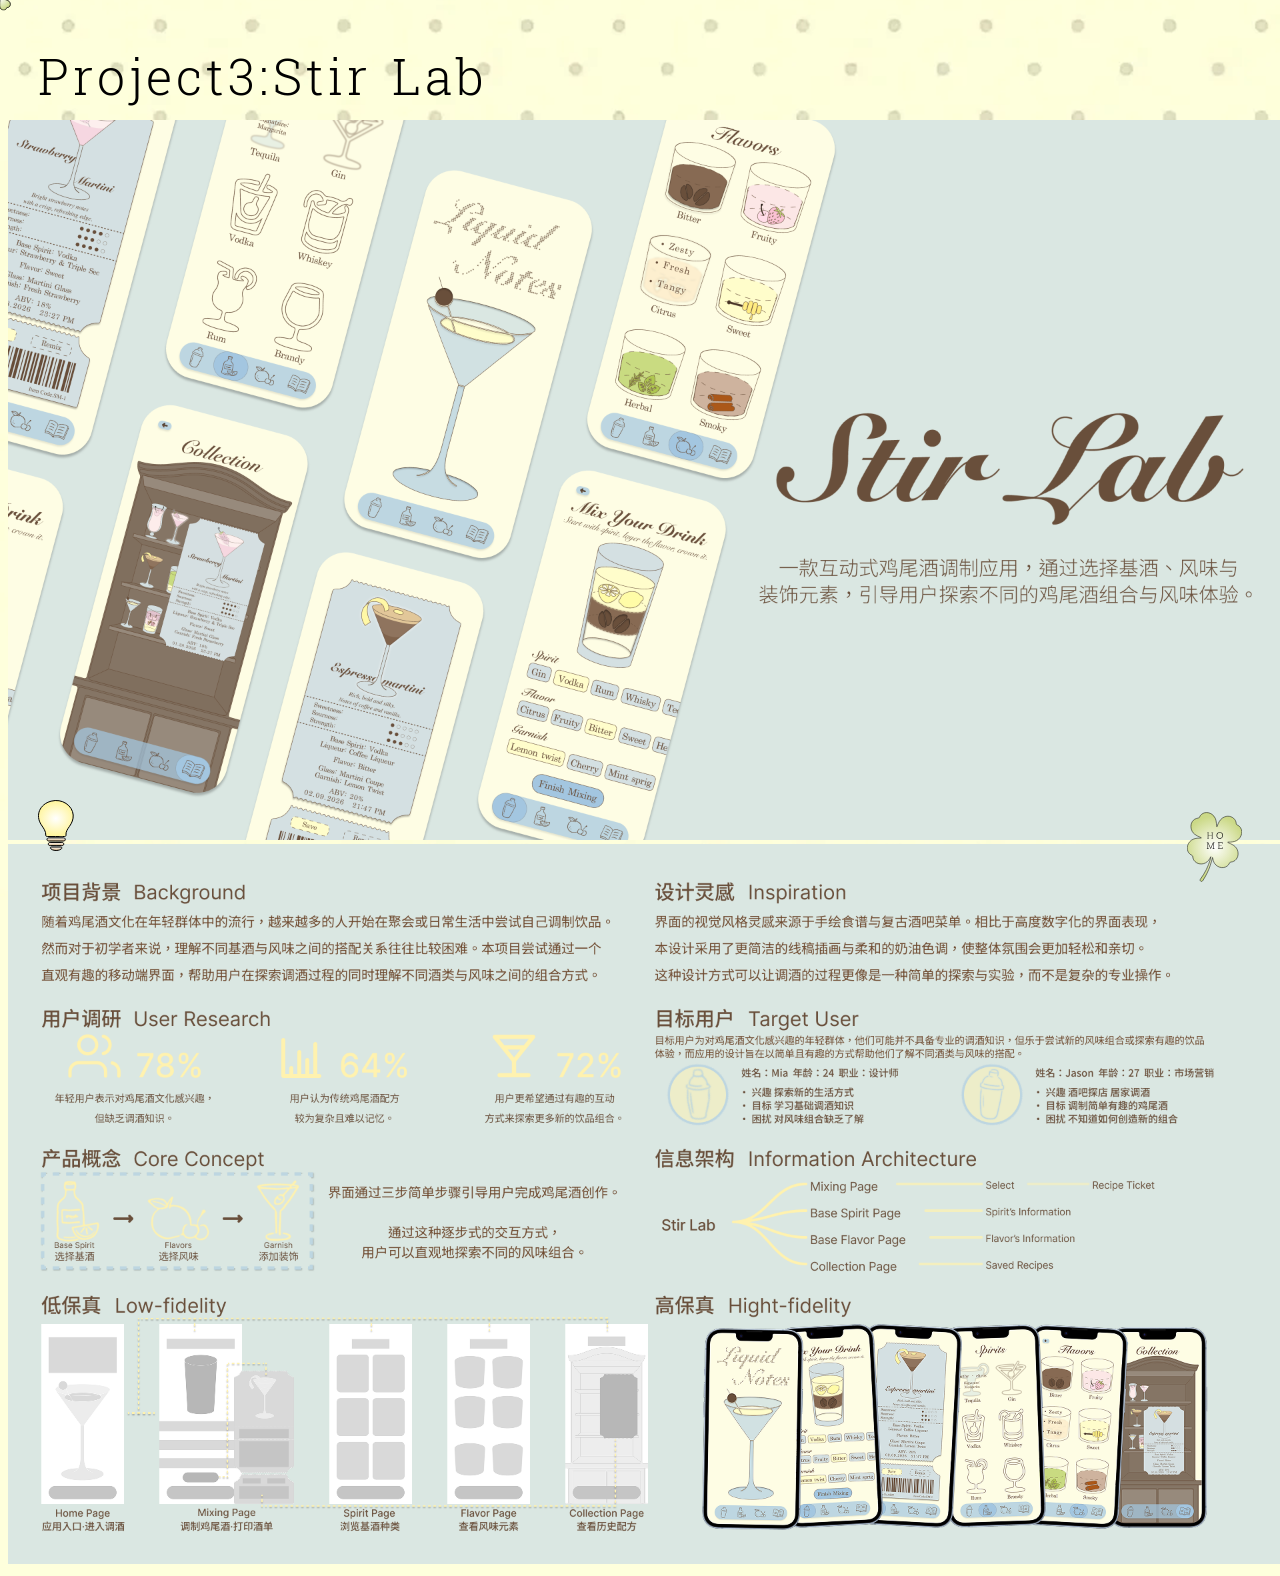
<file: project3.html>
<!DOCTYPE html>
<html lang="en">
  <head>
    <meta charset="utf-8">
    <meta name="viewport" content="width=device-width, initial-scale=1.0">
    <link rel="icon" type="image/png" sizes="16x16" href="image/favicon16.png">
    <link rel="icon" type="image/png" sizes="32x32" href="image/favicon32.png">
    <title>Project 3: Stir Lab</title>
    <link rel = 'stylesheet' href = 'style.css'>
    <link rel="preconnect" href="https://fonts.googleapis.com">
    <link rel="preconnect" href="https://fonts.gstatic.com" crossorigin>
    <link href="https://fonts.googleapis.com/css2?family=Battambang:wght@100;300;400;700;900&family=Cormorant+Garamond:wght@300..700&family=Courier+Prime:wght@400;700&display=swap" rel="stylesheet">
</head>

  <body>
  <main>

  <!--title-->
  <div class="title">
  <h1>Project3:Stir Lab</h1>
  </div>

  <!--img-->
  <div class='project-grid'>
  <img src='image/project3-1_1920.png' srcset='image/project3-1_1920.png 1920w, image/project3-1_960.png 960w, image/project3-1_480.png 480w' alt='project3-1'>
  <img src='image/project3-2_1920.png' srcset='image/project3-2_1920.png 1920w, image/project3-2_960.png 960w, image/project3-2_480.png 480w' alt='project3-2'>
  </div>

<!--light svg-->
<div id='lighticon'>
<svg xmlns="http://www.w3.org/2000/svg" width="36" height="51" viewBox="0 0 36 51" fill="none">
  <path d="M17.7326 36.5194C15.0679 36.5194 12.4033 36.5235 9.73707 36.5166C8.78926 36.5138 7.69041 36.4527 7.77055 35.3204C8.06183 31.1427 5.36481 28.0154 3.23647 24.7255C-2.83106 15.3518 1.51808 4.31517 13.0521 1.17672C24.1238 -1.83531 34.5435 5.6239 35.197 15.0295C35.4944 19.3086 33.8608 22.9458 31.435 26.4427C29.5779 29.1213 27.6129 31.7651 27.9844 35.187C28.103 36.2818 27.1598 36.5138 26.1458 36.5138C23.3409 36.5124 23.9528 36.5415 21.1464 36.5415L17.7295 36.5208L17.7326 36.5194Z" fill="url(#paint0_radial_180_328)" stroke="black" stroke-miterlimit="10"/>
  <path d="M17.9402 41.0297C15.7029 41.0297 13.464 41.0328 11.2266 41.0297C10.0864 41.0266 8.99083 40.7693 9.02011 39.3902C9.0463 38.1652 10.0556 37.8555 11.1296 37.8555C15.8153 37.8509 20.4996 37.8509 25.1854 37.8555C26.2624 37.8555 27.2717 38.1729 27.2902 39.3948C27.3102 40.7647 26.2147 41.0282 25.0729 41.0313C22.6953 41.0359 20.3178 41.0313 17.9402 41.0328V41.0297Z" fill="url(#paint1_linear_180_328)" stroke="black" stroke-miterlimit="10"/>
  <path d="M18.0641 45.6231C16.1057 45.6216 14.1473 45.6355 12.1888 45.6154C11.1703 45.6047 10.3505 45.2148 10.3305 44.0699C10.3089 42.9343 11.0871 42.4628 12.1195 42.4567C16.0364 42.4335 19.9532 42.4366 23.8701 42.4489C24.8933 42.452 25.713 42.8665 25.7269 44.0006C25.7423 45.278 24.8209 45.6154 23.7315 45.6216C21.8424 45.6324 19.9548 45.6247 18.0657 45.6216L18.0641 45.6231Z" fill="url(#paint2_linear_180_328)" stroke="black" stroke-miterlimit="10"/>
  <path d="M20.1901 50.2843C18.8326 50.5786 17.4027 50.5632 16.0421 50.2843C14.8834 50.0454 13.8309 49.6355 12.9557 48.8744C12.5274 48.503 12.1036 48.0377 12.3887 47.4984C12.6491 47.0068 13.3117 47.0392 13.8618 47.0361C16.6538 47.0238 19.4443 47.0238 22.2364 47.0361C22.8527 47.0392 23.6263 46.9775 23.8743 47.5569C24.1347 48.164 23.6062 48.6509 23.0839 49.0392C22.2194 49.6802 21.2317 50.0577 20.1901 50.2843Z" fill="url(#paint3_linear_180_328)" stroke="black" stroke-miterlimit="10"/>
  <defs>
    <radialGradient id="paint0_radial_180_328" cx="0" cy="0" r="1" gradientUnits="userSpaceOnUse" gradientTransform="translate(17.8667 18.5097) scale(18.7189 16.8746)">
      <stop stop-color="white"/>
      <stop offset="1" stop-color="#FFF59F"/>
    </radialGradient>
    <linearGradient id="paint1_linear_180_328" x1="18.1559" y1="37.8509" x2="18.1559" y2="41.0313" gradientUnits="userSpaceOnUse">
      <stop stop-color="white"/>
      <stop offset="1" stop-color="#D7B27E"/>
    </linearGradient>
    <linearGradient id="paint2_linear_180_328" x1="18.0287" y1="42.4397" x2="18.0287" y2="45.6278" gradientUnits="userSpaceOnUse">
      <stop stop-color="white"/>
      <stop offset="1" stop-color="#D7B27E"/>
    </linearGradient>
    <linearGradient id="paint3_linear_180_328" x1="18.1207" y1="47.0269" x2="18.1207" y2="50.4984" gradientUnits="userSpaceOnUse">
      <stop stop-color="white"/>
      <stop offset="1" stop-color="#D7B27E"/>
    </linearGradient>
  </defs>
</svg>
</div>

  </main>

<!--homepage logo-->
  <footer id='homepage'>
  <a href = 'portfolio.html'>
  <svg xmlns="http://www.w3.org/2000/svg" width="55" height="70" viewBox="0 0 111 140" fill="none">
  <path d="M51.6052 91.2163C49.7978 96.6385 48.6484 102.061 46.9015 107.338C43.3322 118.113 38.2127 128.072 32.0949 137.549C30.8094 139.543 29.1835 140.008 27.6635 138.939C26.1662 137.885 26.0604 136.175 27.4745 134.265C36.3373 122.337 42.9466 109.27 47.0679 94.9355C47.5065 93.4081 48.0358 91.8883 48.0737 89.6049C46.4176 92.4229 45.2152 94.7827 43.5893 96.8676C36.7683 105.627 23.3758 106.734 15.8893 99.0594C13.3334 96.4399 11.8739 93.2324 11.647 89.5285C11.5714 88.3143 11.2386 87.4666 10.0363 86.9244C-1.31445 81.7847 -2.19921 68.0231 5.61244 59.2483C9.60523 54.7578 14.7172 52.9784 20.4266 52.3369C23.27 52.0161 26.1209 51.8787 29.1533 51.8558C28.6164 50.7408 27.6409 50.7026 26.8922 50.3895C22.6801 48.6254 18.5134 46.8001 14.929 43.8523C7.76008 37.9643 5.75612 26.5242 10.6186 18.8644C13.288 14.6565 17.2127 12.4571 22.0298 11.7316C23.1263 11.5635 24.306 11.7316 24.9185 10.2424C29.1003 0.108208 41.1392 -2.40433 50.365 4.04121C56.7928 8.5317 58.7816 15.1529 59.4622 22.4767C59.6664 24.6761 59.742 26.8908 60.3243 29.1895C61.141 27.1963 61.9199 25.1877 62.7895 23.2174C65.5194 17.0163 69.2022 11.7926 75.8417 9.20374C84.3188 5.90461 93.7412 9.05864 97.7718 16.7719C98.8229 18.788 99.1859 20.9798 99.4506 23.1869C99.5565 24.088 99.7985 24.7066 100.683 25.0656C113.017 30.1441 113.493 46.2121 103.436 54.8265C98.8532 58.7519 93.3253 59.6607 87.6462 60.1189C85.922 60.2563 84.1827 60.1418 82.1334 60.1418C82.6703 61.5317 83.5702 61.4935 84.2356 61.7837C88.962 63.838 93.711 65.8236 97.4769 69.5581C104.245 76.2709 105.031 87.7797 99.1557 94.9431C96.4938 98.1811 92.9926 99.9147 88.8712 100.327C87.6688 100.449 86.6404 100.549 86.0657 101.938C81.2486 113.6 66.7521 114.31 58.3657 106.261C54.8493 102.878 52.9966 98.7386 52.1799 94.0038C52.0211 93.0644 51.8018 92.1404 51.6127 91.2087L51.6052 91.2163Z" fill="url(#paint0_radial_68_305)" stroke="black" stroke-miterlimit="10"/>
  <path d="M44.455 52.7553V53.5342H40.5V52.7553L41.9444 52.6331V41.4068L40.5 41.2923V40.498H44.455V41.2923L43.0106 41.4068V46.6228H50.2929V41.4068L48.8486 41.2923V40.498H52.8035V41.2923L51.3516 41.4068V52.6331L52.8035 52.7553V53.5342H48.8486V52.7553L50.2929 52.6331V47.524H43.0106V52.6331L44.455 52.7553Z" fill="black"/>
  <path d="M70.8667 41.9452C70.3009 41.3813 69.6233 40.9428 68.8118 40.6373C68.0002 40.3319 67.0993 40.1753 66.0941 40.1753C65.089 40.1753 64.2178 40.3319 63.4211 40.6373C62.6245 40.9428 61.9395 41.3813 61.3662 41.9452C60.1898 43.1277 59.6016 44.6783 59.6016 46.597V46.7614C59.6016 47.7247 59.7579 48.594 60.0632 49.3771C60.3685 50.1602 60.8077 50.8337 61.3811 51.4054C61.9544 51.9771 62.6319 52.4078 63.436 52.7132C64.2402 53.0187 65.1262 53.1753 66.109 53.1753C67.0918 53.1753 68.0151 53.0187 68.8192 52.7132C69.6233 52.4078 70.3009 51.9693 70.8667 51.4054C72.0208 50.2385 72.6016 48.6879 72.6016 46.7614V46.597C72.6016 44.6626 72.0208 43.112 70.8667 41.9452ZM71.3135 46.7614C71.3135 47.8578 71.1124 48.8211 70.7178 49.6512C70.3232 50.4813 69.735 51.1235 68.9681 51.5777C68.1938 52.0319 67.2407 52.2669 66.1165 52.2669C64.9922 52.2669 64.1136 52.0398 63.3393 51.5777C62.5649 51.1157 61.9618 50.4813 61.5449 49.6512C61.1279 48.8211 60.912 47.8578 60.912 46.7614V46.5813C60.912 45.4849 61.1205 44.5295 61.5374 43.6994C61.9544 42.8693 62.55 42.2271 63.3244 41.7729C64.0987 41.3187 65.0294 41.0837 66.1016 41.0837C67.1737 41.0837 68.164 41.3108 68.9458 41.7729C69.7276 42.2349 70.3158 42.8693 70.7178 43.6916C71.1199 44.5217 71.3135 45.4849 71.3135 46.5735V46.7536V46.7614Z" fill="black"/>
  <path d="M44.0285 73.1786V73.9576H40.0811V73.1786L41.5254 73.064V61.8302L40.0811 61.7156V60.9214H42.9547L47.7263 72.0942H47.7793L52.4829 60.9214H55.4321V61.7156L53.9878 61.8302V73.064L55.4321 73.1786V73.9576H51.4847V73.1786L52.9669 73.064V62.4946L52.9215 62.4793L48.1347 73.7437H47.386L42.5539 62.5175L42.5009 62.5328L42.5312 67.3746V73.064L44.0285 73.1786Z" fill="black"/>
  <path d="M72.0358 70.6704V73.5266H62.5V72.7476L63.9444 72.6331V61.3992L62.5 61.2846V60.498H71.7711V63.3466H70.8637L70.7729 61.3839H65.0031V66.3097H70.2058V67.2032H65.0031V72.656H71.0527L71.1359 70.6704H72.0358Z" fill="black"/>
  <defs>
    <radialGradient id="paint0_radial_68_305" cx="0" cy="0" r="1" gradientUnits="userSpaceOnUse" gradientTransform="translate(55.4996 70.001) scale(62.2966 62.9127)">
      <stop stop-color="white"/>
      <stop offset="1" stop-color="#CBD987"/>
    </radialGradient>
  </defs>
</svg>
  </a>
</footer>
<script src="script.js"></script>
  </body>

</html>
</file>
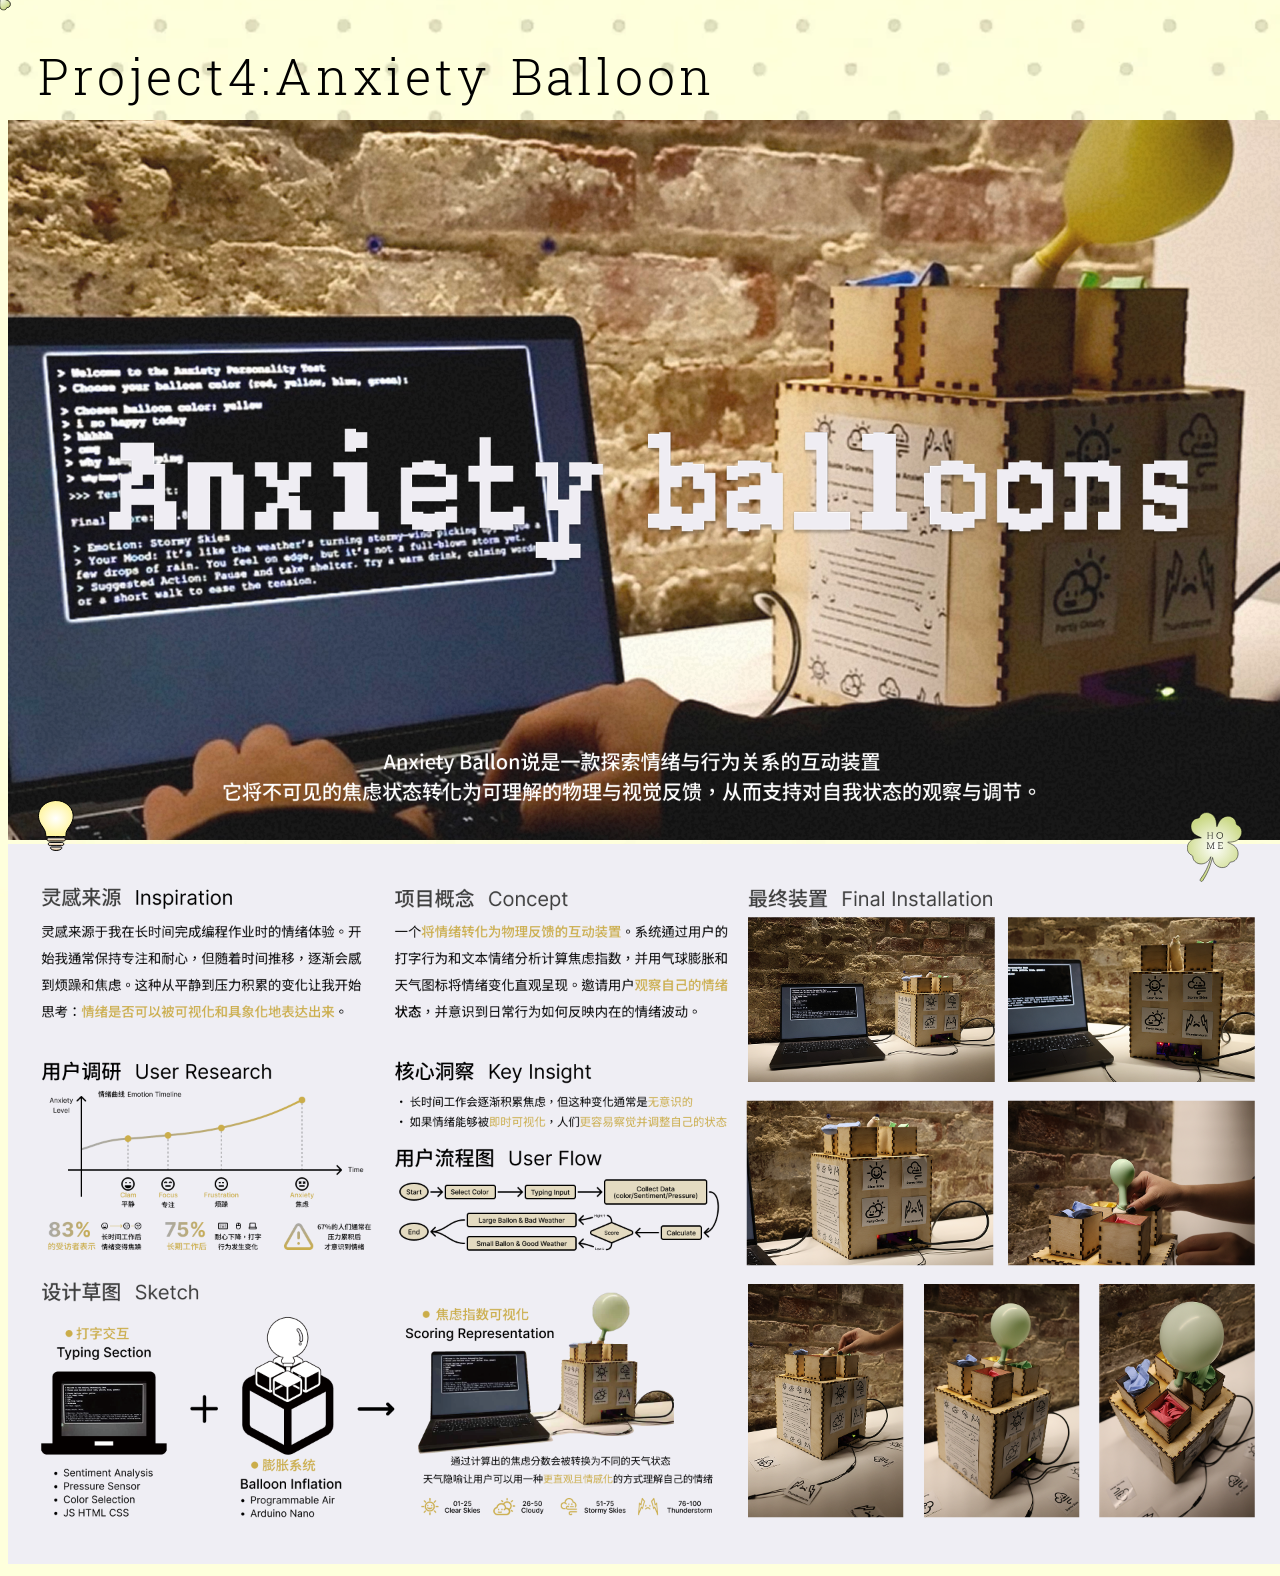
<file: project4.html>
<!DOCTYPE html>
<html lang="en">
  <head>
    <meta charset="utf-8">
    <meta name="viewport" content="width=device-width, initial-scale=1.0">
    <link rel="icon" type="image/png" sizes="16x16" href="image/favicon16.png">
    <link rel="icon" type="image/png" sizes="32x32" href="image/favicon32.png">
    <title>Project 4: Anxiety Balloon</title>
    <link rel = 'stylesheet' href = 'style.css'>
    <link rel="preconnect" href="https://fonts.googleapis.com">
    <link rel="preconnect" href="https://fonts.gstatic.com" crossorigin>
    <link href="https://fonts.googleapis.com/css2?family=Battambang:wght@100;300;400;700;900&family=Cormorant+Garamond:wght@300..700&family=Courier+Prime:wght@400;700&display=swap" rel="stylesheet">
</head>

  <body>
  <main>
  
  <!--title-->
  <div class="title">
  <h1>Project4:Anxiety Balloon</h1>
  </div>

  <!--img-->
  <div class="project-grid">
      <img src = 'image/project4-1_1920.png' srcset = 'image/project4-1_1920.png 1920w, image/project4-1_960.png 960w, image/project4-1_480.png 480w' alt = 'project4-1'>
      <img src = 'image/project4-2_1920.png' srcset = 'image/project4-2_1920.png 1920w, image/project4-2_960.png 960w, image/project4-2_480.png 480w' alt = 'project4-2'>
  </div>



  

<!--light svg-->
<div id = 'lighticon'>
<svg xmlns="http://www.w3.org/2000/svg" width="36" height="51" viewBox="0 0 36 51" fill="none">
  <path d="M17.7326 36.5194C15.0679 36.5194 12.4033 36.5235 9.73707 36.5166C8.78926 36.5138 7.69041 36.4527 7.77055 35.3204C8.06183 31.1427 5.36481 28.0154 3.23647 24.7255C-2.83106 15.3518 1.51808 4.31517 13.0521 1.17672C24.1238 -1.83531 34.5435 5.6239 35.197 15.0295C35.4944 19.3086 33.8608 22.9458 31.435 26.4427C29.5779 29.1213 27.6129 31.7651 27.9844 35.187C28.103 36.2818 27.1598 36.5138 26.1458 36.5138C23.3409 36.5124 23.9528 36.5415 21.1464 36.5415L17.7295 36.5208L17.7326 36.5194Z" fill="url(#paint0_radial_180_328)" stroke="black" stroke-miterlimit="10"/>
  <path d="M17.9402 41.0297C15.7029 41.0297 13.464 41.0328 11.2266 41.0297C10.0864 41.0266 8.99083 40.7693 9.02011 39.3902C9.0463 38.1652 10.0556 37.8555 11.1296 37.8555C15.8153 37.8509 20.4996 37.8509 25.1854 37.8555C26.2624 37.8555 27.2717 38.1729 27.2902 39.3948C27.3102 40.7647 26.2147 41.0282 25.0729 41.0313C22.6953 41.0359 20.3178 41.0313 17.9402 41.0328V41.0297Z" fill="url(#paint1_linear_180_328)" stroke="black" stroke-miterlimit="10"/>
  <path d="M18.0641 45.6231C16.1057 45.6216 14.1473 45.6355 12.1888 45.6154C11.1703 45.6047 10.3505 45.2148 10.3305 44.0699C10.3089 42.9343 11.0871 42.4628 12.1195 42.4567C16.0364 42.4335 19.9532 42.4366 23.8701 42.4489C24.8933 42.452 25.713 42.8665 25.7269 44.0006C25.7423 45.278 24.8209 45.6154 23.7315 45.6216C21.8424 45.6324 19.9548 45.6247 18.0657 45.6216L18.0641 45.6231Z" fill="url(#paint2_linear_180_328)" stroke="black" stroke-miterlimit="10"/>
  <path d="M20.1901 50.2843C18.8326 50.5786 17.4027 50.5632 16.0421 50.2843C14.8834 50.0454 13.8309 49.6355 12.9557 48.8744C12.5274 48.503 12.1036 48.0377 12.3887 47.4984C12.6491 47.0068 13.3117 47.0392 13.8618 47.0361C16.6538 47.0238 19.4443 47.0238 22.2364 47.0361C22.8527 47.0392 23.6263 46.9775 23.8743 47.5569C24.1347 48.164 23.6062 48.6509 23.0839 49.0392C22.2194 49.6802 21.2317 50.0577 20.1901 50.2843Z" fill="url(#paint3_linear_180_328)" stroke="black" stroke-miterlimit="10"/>
  <defs>
    <radialGradient id="paint0_radial_180_328" cx="0" cy="0" r="1" gradientUnits="userSpaceOnUse" gradientTransform="translate(17.8667 18.5097) scale(18.7189 16.8746)">
      <stop stop-color="white"/>
      <stop offset="1" stop-color="#FFF59F"/>
    </radialGradient>
    <linearGradient id="paint1_linear_180_328" x1="18.1559" y1="37.8509" x2="18.1559" y2="41.0313" gradientUnits="userSpaceOnUse">
      <stop stop-color="white"/>
      <stop offset="1" stop-color="#D7B27E"/>
    </linearGradient>
    <linearGradient id="paint2_linear_180_328" x1="18.0287" y1="42.4397" x2="18.0287" y2="45.6278" gradientUnits="userSpaceOnUse">
      <stop stop-color="white"/>
      <stop offset="1" stop-color="#D7B27E"/>
    </linearGradient>
    <linearGradient id="paint3_linear_180_328" x1="18.1207" y1="47.0269" x2="18.1207" y2="50.4984" gradientUnits="userSpaceOnUse">
      <stop stop-color="white"/>
      <stop offset="1" stop-color="#D7B27E"/>
    </linearGradient>
  </defs>
</svg>
</div>
</main>

<!--homepage logo-->
  <footer id = 'homepage'>
  <a href = 'portfolio.html' aria-label = 'homepage'>
  <svg xmlns="http://www.w3.org/2000/svg" width="55" height="70" viewBox="0 0 111 140" fill="none">
  <path d="M51.6052 91.2163C49.7978 96.6385 48.6484 102.061 46.9015 107.338C43.3322 118.113 38.2127 128.072 32.0949 137.549C30.8094 139.543 29.1835 140.008 27.6635 138.939C26.1662 137.885 26.0604 136.175 27.4745 134.265C36.3373 122.337 42.9466 109.27 47.0679 94.9355C47.5065 93.4081 48.0358 91.8883 48.0737 89.6049C46.4176 92.4229 45.2152 94.7827 43.5893 96.8676C36.7683 105.627 23.3758 106.734 15.8893 99.0594C13.3334 96.4399 11.8739 93.2324 11.647 89.5285C11.5714 88.3143 11.2386 87.4666 10.0363 86.9244C-1.31445 81.7847 -2.19921 68.0231 5.61244 59.2483C9.60523 54.7578 14.7172 52.9784 20.4266 52.3369C23.27 52.0161 26.1209 51.8787 29.1533 51.8558C28.6164 50.7408 27.6409 50.7026 26.8922 50.3895C22.6801 48.6254 18.5134 46.8001 14.929 43.8523C7.76008 37.9643 5.75612 26.5242 10.6186 18.8644C13.288 14.6565 17.2127 12.4571 22.0298 11.7316C23.1263 11.5635 24.306 11.7316 24.9185 10.2424C29.1003 0.108208 41.1392 -2.40433 50.365 4.04121C56.7928 8.5317 58.7816 15.1529 59.4622 22.4767C59.6664 24.6761 59.742 26.8908 60.3243 29.1895C61.141 27.1963 61.9199 25.1877 62.7895 23.2174C65.5194 17.0163 69.2022 11.7926 75.8417 9.20374C84.3188 5.90461 93.7412 9.05864 97.7718 16.7719C98.8229 18.788 99.1859 20.9798 99.4506 23.1869C99.5565 24.088 99.7985 24.7066 100.683 25.0656C113.017 30.1441 113.493 46.2121 103.436 54.8265C98.8532 58.7519 93.3253 59.6607 87.6462 60.1189C85.922 60.2563 84.1827 60.1418 82.1334 60.1418C82.6703 61.5317 83.5702 61.4935 84.2356 61.7837C88.962 63.838 93.711 65.8236 97.4769 69.5581C104.245 76.2709 105.031 87.7797 99.1557 94.9431C96.4938 98.1811 92.9926 99.9147 88.8712 100.327C87.6688 100.449 86.6404 100.549 86.0657 101.938C81.2486 113.6 66.7521 114.31 58.3657 106.261C54.8493 102.878 52.9966 98.7386 52.1799 94.0038C52.0211 93.0644 51.8018 92.1404 51.6127 91.2087L51.6052 91.2163Z" fill="url(#paint0_radial_68_305)" stroke="black" stroke-miterlimit="10"/>
  <path d="M44.455 52.7553V53.5342H40.5V52.7553L41.9444 52.6331V41.4068L40.5 41.2923V40.498H44.455V41.2923L43.0106 41.4068V46.6228H50.2929V41.4068L48.8486 41.2923V40.498H52.8035V41.2923L51.3516 41.4068V52.6331L52.8035 52.7553V53.5342H48.8486V52.7553L50.2929 52.6331V47.524H43.0106V52.6331L44.455 52.7553Z" fill="black"/>
  <path d="M70.8667 41.9452C70.3009 41.3813 69.6233 40.9428 68.8118 40.6373C68.0002 40.3319 67.0993 40.1753 66.0941 40.1753C65.089 40.1753 64.2178 40.3319 63.4211 40.6373C62.6245 40.9428 61.9395 41.3813 61.3662 41.9452C60.1898 43.1277 59.6016 44.6783 59.6016 46.597V46.7614C59.6016 47.7247 59.7579 48.594 60.0632 49.3771C60.3685 50.1602 60.8077 50.8337 61.3811 51.4054C61.9544 51.9771 62.6319 52.4078 63.436 52.7132C64.2402 53.0187 65.1262 53.1753 66.109 53.1753C67.0918 53.1753 68.0151 53.0187 68.8192 52.7132C69.6233 52.4078 70.3009 51.9693 70.8667 51.4054C72.0208 50.2385 72.6016 48.6879 72.6016 46.7614V46.597C72.6016 44.6626 72.0208 43.112 70.8667 41.9452ZM71.3135 46.7614C71.3135 47.8578 71.1124 48.8211 70.7178 49.6512C70.3232 50.4813 69.735 51.1235 68.9681 51.5777C68.1938 52.0319 67.2407 52.2669 66.1165 52.2669C64.9922 52.2669 64.1136 52.0398 63.3393 51.5777C62.5649 51.1157 61.9618 50.4813 61.5449 49.6512C61.1279 48.8211 60.912 47.8578 60.912 46.7614V46.5813C60.912 45.4849 61.1205 44.5295 61.5374 43.6994C61.9544 42.8693 62.55 42.2271 63.3244 41.7729C64.0987 41.3187 65.0294 41.0837 66.1016 41.0837C67.1737 41.0837 68.164 41.3108 68.9458 41.7729C69.7276 42.2349 70.3158 42.8693 70.7178 43.6916C71.1199 44.5217 71.3135 45.4849 71.3135 46.5735V46.7536V46.7614Z" fill="black"/>
  <path d="M44.0285 73.1786V73.9576H40.0811V73.1786L41.5254 73.064V61.8302L40.0811 61.7156V60.9214H42.9547L47.7263 72.0942H47.7793L52.4829 60.9214H55.4321V61.7156L53.9878 61.8302V73.064L55.4321 73.1786V73.9576H51.4847V73.1786L52.9669 73.064V62.4946L52.9215 62.4793L48.1347 73.7437H47.386L42.5539 62.5175L42.5009 62.5328L42.5312 67.3746V73.064L44.0285 73.1786Z" fill="black"/>
  <path d="M72.0358 70.6704V73.5266H62.5V72.7476L63.9444 72.6331V61.3992L62.5 61.2846V60.498H71.7711V63.3466H70.8637L70.7729 61.3839H65.0031V66.3097H70.2058V67.2032H65.0031V72.656H71.0527L71.1359 70.6704H72.0358Z" fill="black"/>
  <defs>
    <radialGradient id="paint0_radial_68_305" cx="0" cy="0" r="1" gradientUnits="userSpaceOnUse" gradientTransform="translate(55.4996 70.001) scale(62.2966 62.9127)">
      <stop stop-color="white"/>
      <stop offset="1" stop-color="#CBD987"/>
    </radialGradient>
  </defs>
</svg>
</a>
</footer>



<script src="script.js"></script>

  </body>

</html>
</file>
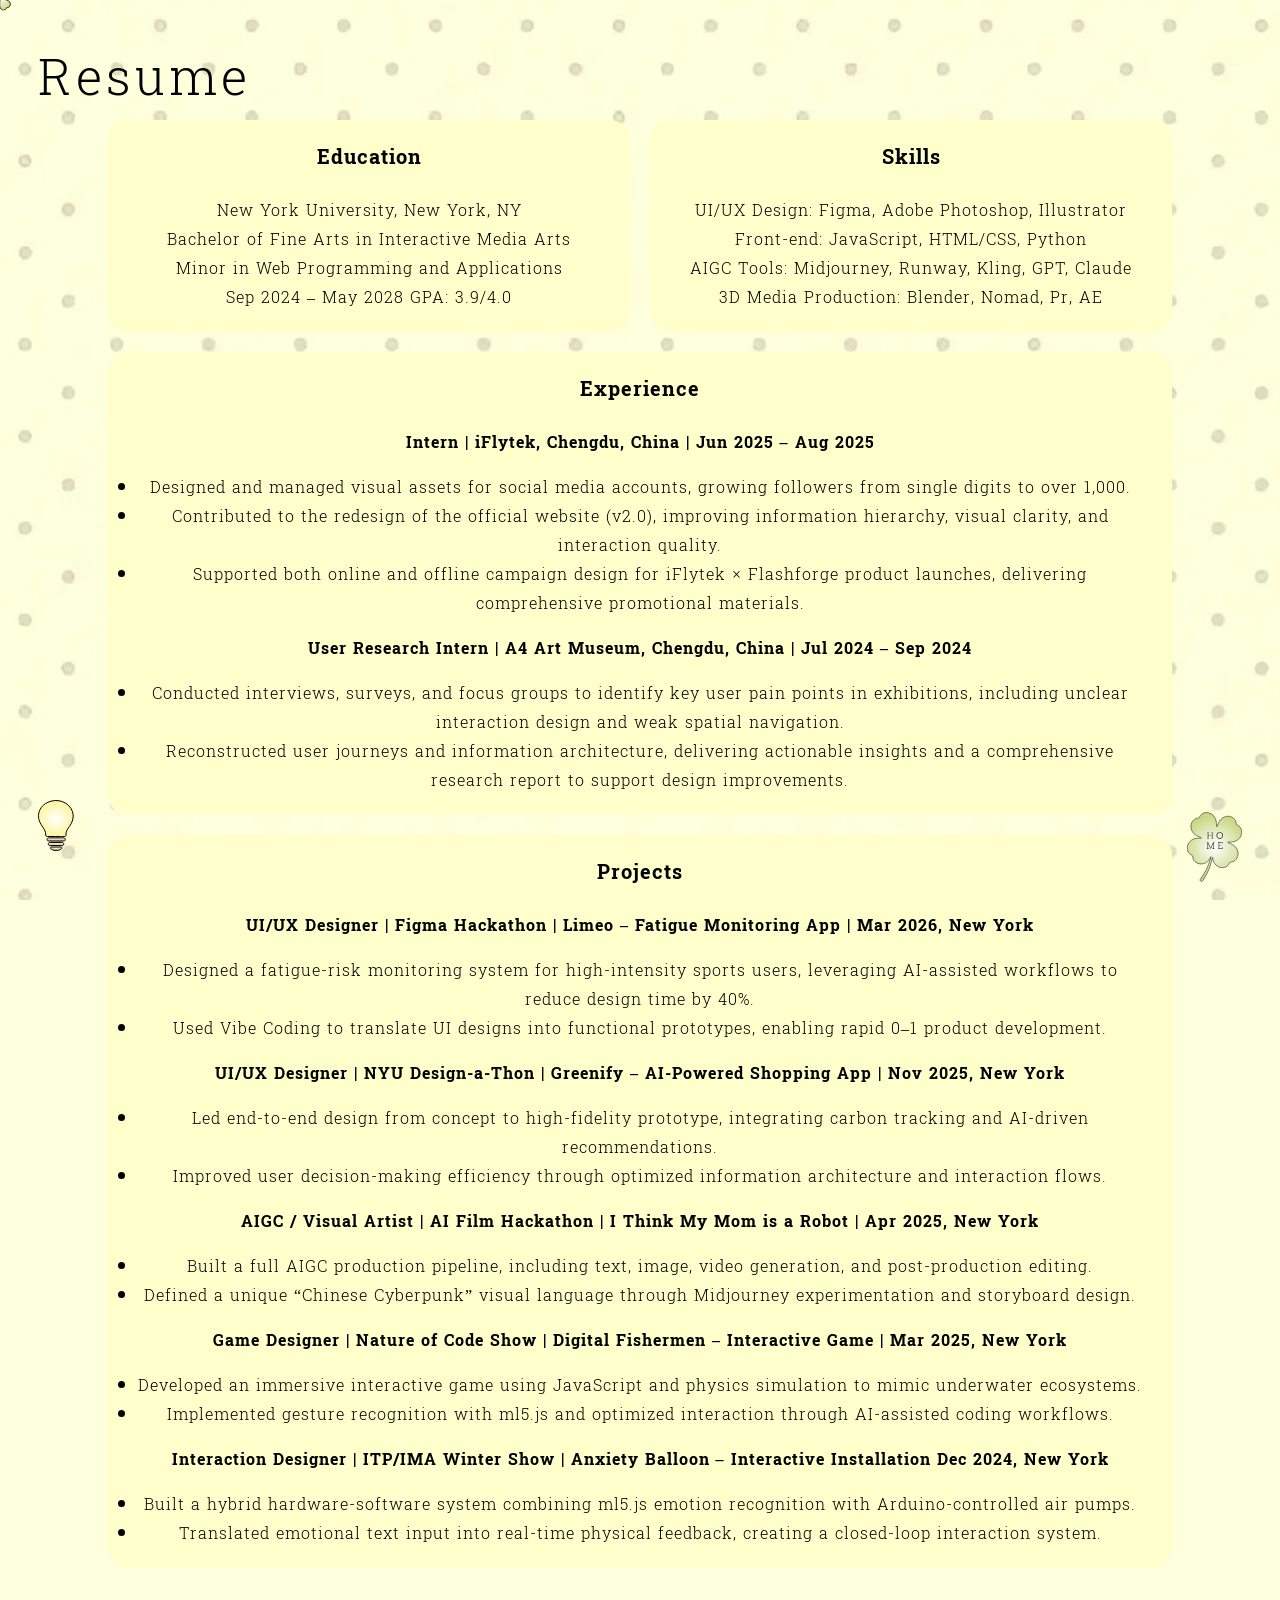
<file: resume.html>
<!DOCTYPE html>
<html lang="en">
  <head>
    <meta charset="utf-8">
    <meta name="viewport" content="width=device-width, initial-scale=1.0">
    <link rel="icon" type="image/png" sizes="16x16" href="image/favicon16.png">
    <link rel="icon" type="image/png" sizes="32x32" href="image/favicon32.png">
    <title>Resume</title>
    <link rel = 'stylesheet' href = 'style.css'>
    <link rel="preconnect" href="https://fonts.googleapis.com">
    <link rel="preconnect" href="https://fonts.gstatic.com" crossorigin>
    <link href="https://fonts.googleapis.com/css2?family=Battambang:wght@100;300;400;700;900&family=Cormorant+Garamond:wght@300..700&family=Courier+Prime:wght@400;700&display=swap" rel="stylesheet">
</head>

  <body>
  <!--title-->
  <div class = 'title'>
  <h1>Resume</h1>
  </div>
  <!--resume grid-->
  <div id="resume-content">
  <!--education-->
  <div id = 'education'>
    <h3><strong>Education</strong></h3>
  <ul style="list-style: none;">
    <li>New York University, New York, NY</li>
    <li>Bachelor of Fine Arts in Interactive Media Arts</li>
    <li>Minor in Web Programming and Applications</li>
    <li>Sep 2024 – May 2028 GPA: 3.9/4.0</li>
  </ul>
</div>
  <!--skills-->
  <div id = 'skills'>
  <h3><strong>Skills</strong></h3>
  <ul style="list-style: none;">
    <li>UI/UX Design: Figma, Adobe Photoshop, Illustrator</li>
    <li>Front-end: JavaScript, HTML/CSS, Python</li>
    <li>AIGC Tools: Midjourney, Runway, Kling, GPT, Claude</li>
    <li>3D Media Production: Blender, Nomad, Pr, AE</li>
  </ul>
</div>
<!--experience-->
<div id = 'experience'>
<h3><strong>Experience</strong></h3>
<p><strong>Intern | iFlytek, Chengdu, China | Jun 2025 – Aug 2025</strong></p>
<ul>
  <li>Designed and managed visual assets for social media accounts, growing followers from single digits to over 1,000.</li>
  <li>Contributed to the redesign of the official website (v2.0), improving information hierarchy, visual clarity, and interaction quality.</li>
  <li>Supported both online and offline campaign design for iFlytek × Flashforge product launches, delivering comprehensive promotional materials.</li>
</ul>
<p><strong>User Research Intern | A4 Art Museum, Chengdu, China | Jul 2024 – Sep 2024</strong></p>
<ul>
  <li> Conducted interviews, surveys, and focus groups to identify key user pain points in exhibitions, including unclear interaction design and weak spatial navigation.</li>
  <li> Reconstructed user journeys and information architecture, delivering actionable insights and a comprehensive research report to support design improvements.</li>
</ul>
</div>

<!--projects-->
<div id = 'projects'>
<h3><strong>Projects</strong></h3>
<p><strong>UI/UX Designer | Figma Hackathon | Limeo – Fatigue Monitoring App | Mar 2026, New York</strong></p>
<ul>
  <li>Designed a fatigue-risk monitoring system for high-intensity sports users, leveraging AI-assisted workflows to reduce design time by 40%.</li>
  <li>Used Vibe Coding to translate UI designs into functional prototypes, enabling rapid 0–1 product development.</li>
</ul>
<p><strong>UI/UX Designer | NYU Design-a-Thon | Greenify – AI-Powered Shopping App | Nov 2025, New York</strong></p>
<ul>
  <li>Led end-to-end design from concept to high-fidelity prototype, integrating carbon tracking and AI-driven recommendations.</li>
  <li>Improved user decision-making efficiency through optimized information architecture and interaction flows.</li>
</ul>
<p><strong>AIGC / Visual Artist | AI Film Hackathon | I Think My Mom is a Robot | Apr 2025, New York</strong></p>
<ul>
  <li>Built a full AIGC production pipeline, including text, image, video generation, and post-production editing.</li>
  <li>Defined a unique “Chinese Cyberpunk” visual language through Midjourney experimentation and storyboard design.</li>
</ul>
<p><strong>Game Designer | Nature of Code Show | Digital Fishermen – Interactive Game | Mar 2025, New York</strong></p>
<ul>
  <li> Developed an immersive interactive game using JavaScript and physics simulation to mimic underwater ecosystems.</li>
  <li> Implemented gesture recognition with ml5.js and optimized interaction through AI-assisted coding workflows.</li>
</ul>
<p><strong>Interaction Designer | ITP/IMA Winter Show | Anxiety Balloon – Interactive Installation Dec 2024, New York</strong></p>
<ul>
  <li>Built a hybrid hardware-software system combining ml5.js emotion recognition with Arduino-controlled air pumps.</li>
  <li>Translated emotional text input into real-time physical feedback, creating a closed-loop interaction system.</li>
</ul>
</div>
  </div>
  <!-- end resume-content -->



  <div id = 'homepage'>
  <a href = 'index.html'>
  <svg xmlns="http://www.w3.org/2000/svg" width="55" height="70" viewBox="0 0 111 140" fill="none">
  <path d="M51.6052 91.2163C49.7978 96.6385 48.6484 102.061 46.9015 107.338C43.3322 118.113 38.2127 128.072 32.0949 137.549C30.8094 139.543 29.1835 140.008 27.6635 138.939C26.1662 137.885 26.0604 136.175 27.4745 134.265C36.3373 122.337 42.9466 109.27 47.0679 94.9355C47.5065 93.4081 48.0358 91.8883 48.0737 89.6049C46.4176 92.4229 45.2152 94.7827 43.5893 96.8676C36.7683 105.627 23.3758 106.734 15.8893 99.0594C13.3334 96.4399 11.8739 93.2324 11.647 89.5285C11.5714 88.3143 11.2386 87.4666 10.0363 86.9244C-1.31445 81.7847 -2.19921 68.0231 5.61244 59.2483C9.60523 54.7578 14.7172 52.9784 20.4266 52.3369C23.27 52.0161 26.1209 51.8787 29.1533 51.8558C28.6164 50.7408 27.6409 50.7026 26.8922 50.3895C22.6801 48.6254 18.5134 46.8001 14.929 43.8523C7.76008 37.9643 5.75612 26.5242 10.6186 18.8644C13.288 14.6565 17.2127 12.4571 22.0298 11.7316C23.1263 11.5635 24.306 11.7316 24.9185 10.2424C29.1003 0.108208 41.1392 -2.40433 50.365 4.04121C56.7928 8.5317 58.7816 15.1529 59.4622 22.4767C59.6664 24.6761 59.742 26.8908 60.3243 29.1895C61.141 27.1963 61.9199 25.1877 62.7895 23.2174C65.5194 17.0163 69.2022 11.7926 75.8417 9.20374C84.3188 5.90461 93.7412 9.05864 97.7718 16.7719C98.8229 18.788 99.1859 20.9798 99.4506 23.1869C99.5565 24.088 99.7985 24.7066 100.683 25.0656C113.017 30.1441 113.493 46.2121 103.436 54.8265C98.8532 58.7519 93.3253 59.6607 87.6462 60.1189C85.922 60.2563 84.1827 60.1418 82.1334 60.1418C82.6703 61.5317 83.5702 61.4935 84.2356 61.7837C88.962 63.838 93.711 65.8236 97.4769 69.5581C104.245 76.2709 105.031 87.7797 99.1557 94.9431C96.4938 98.1811 92.9926 99.9147 88.8712 100.327C87.6688 100.449 86.6404 100.549 86.0657 101.938C81.2486 113.6 66.7521 114.31 58.3657 106.261C54.8493 102.878 52.9966 98.7386 52.1799 94.0038C52.0211 93.0644 51.8018 92.1404 51.6127 91.2087L51.6052 91.2163Z" fill="url(#paint0_radial_68_305)" stroke="black" stroke-miterlimit="10"/>
  <path d="M44.455 52.7553V53.5342H40.5V52.7553L41.9444 52.6331V41.4068L40.5 41.2923V40.498H44.455V41.2923L43.0106 41.4068V46.6228H50.2929V41.4068L48.8486 41.2923V40.498H52.8035V41.2923L51.3516 41.4068V52.6331L52.8035 52.7553V53.5342H48.8486V52.7553L50.2929 52.6331V47.524H43.0106V52.6331L44.455 52.7553Z" fill="black"/>
  <path d="M70.8667 41.9452C70.3009 41.3813 69.6233 40.9428 68.8118 40.6373C68.0002 40.3319 67.0993 40.1753 66.0941 40.1753C65.089 40.1753 64.2178 40.3319 63.4211 40.6373C62.6245 40.9428 61.9395 41.3813 61.3662 41.9452C60.1898 43.1277 59.6016 44.6783 59.6016 46.597V46.7614C59.6016 47.7247 59.7579 48.594 60.0632 49.3771C60.3685 50.1602 60.8077 50.8337 61.3811 51.4054C61.9544 51.9771 62.6319 52.4078 63.436 52.7132C64.2402 53.0187 65.1262 53.1753 66.109 53.1753C67.0918 53.1753 68.0151 53.0187 68.8192 52.7132C69.6233 52.4078 70.3009 51.9693 70.8667 51.4054C72.0208 50.2385 72.6016 48.6879 72.6016 46.7614V46.597C72.6016 44.6626 72.0208 43.112 70.8667 41.9452ZM71.3135 46.7614C71.3135 47.8578 71.1124 48.8211 70.7178 49.6512C70.3232 50.4813 69.735 51.1235 68.9681 51.5777C68.1938 52.0319 67.2407 52.2669 66.1165 52.2669C64.9922 52.2669 64.1136 52.0398 63.3393 51.5777C62.5649 51.1157 61.9618 50.4813 61.5449 49.6512C61.1279 48.8211 60.912 47.8578 60.912 46.7614V46.5813C60.912 45.4849 61.1205 44.5295 61.5374 43.6994C61.9544 42.8693 62.55 42.2271 63.3244 41.7729C64.0987 41.3187 65.0294 41.0837 66.1016 41.0837C67.1737 41.0837 68.164 41.3108 68.9458 41.7729C69.7276 42.2349 70.3158 42.8693 70.7178 43.6916C71.1199 44.5217 71.3135 45.4849 71.3135 46.5735V46.7536V46.7614Z" fill="black"/>
  <path d="M44.0285 73.1786V73.9576H40.0811V73.1786L41.5254 73.064V61.8302L40.0811 61.7156V60.9214H42.9547L47.7263 72.0942H47.7793L52.4829 60.9214H55.4321V61.7156L53.9878 61.8302V73.064L55.4321 73.1786V73.9576H51.4847V73.1786L52.9669 73.064V62.4946L52.9215 62.4793L48.1347 73.7437H47.386L42.5539 62.5175L42.5009 62.5328L42.5312 67.3746V73.064L44.0285 73.1786Z" fill="black"/>
  <path d="M72.0358 70.6704V73.5266H62.5V72.7476L63.9444 72.6331V61.3992L62.5 61.2846V60.498H71.7711V63.3466H70.8637L70.7729 61.3839H65.0031V66.3097H70.2058V67.2032H65.0031V72.656H71.0527L71.1359 70.6704H72.0358Z" fill="black"/>
  <defs>
    <radialGradient id="paint0_radial_68_305" cx="0" cy="0" r="1" gradientUnits="userSpaceOnUse" gradientTransform="translate(55.4996 70.001) scale(62.2966 62.9127)">
      <stop stop-color="white"/>
      <stop offset="1" stop-color="#CBD987"/>
    </radialGradient>
  </defs>
</svg>
  </a>
</div>

<!--light svg-->
<div id = 'lighticon'>
<svg xmlns="http://www.w3.org/2000/svg" width="36" height="51" viewBox="0 0 36 51" fill="none">
  <path d="M17.7326 36.5194C15.0679 36.5194 12.4033 36.5235 9.73707 36.5166C8.78926 36.5138 7.69041 36.4527 7.77055 35.3204C8.06183 31.1427 5.36481 28.0154 3.23647 24.7255C-2.83106 15.3518 1.51808 4.31517 13.0521 1.17672C24.1238 -1.83531 34.5435 5.6239 35.197 15.0295C35.4944 19.3086 33.8608 22.9458 31.435 26.4427C29.5779 29.1213 27.6129 31.7651 27.9844 35.187C28.103 36.2818 27.1598 36.5138 26.1458 36.5138C23.3409 36.5124 23.9528 36.5415 21.1464 36.5415L17.7295 36.5208L17.7326 36.5194Z" fill="url(#paint0_radial_180_328)" stroke="black" stroke-miterlimit="10"/>
  <path d="M17.9402 41.0297C15.7029 41.0297 13.464 41.0328 11.2266 41.0297C10.0864 41.0266 8.99083 40.7693 9.02011 39.3902C9.0463 38.1652 10.0556 37.8555 11.1296 37.8555C15.8153 37.8509 20.4996 37.8509 25.1854 37.8555C26.2624 37.8555 27.2717 38.1729 27.2902 39.3948C27.3102 40.7647 26.2147 41.0282 25.0729 41.0313C22.6953 41.0359 20.3178 41.0313 17.9402 41.0328V41.0297Z" fill="url(#paint1_linear_180_328)" stroke="black" stroke-miterlimit="10"/>
  <path d="M18.0641 45.6231C16.1057 45.6216 14.1473 45.6355 12.1888 45.6154C11.1703 45.6047 10.3505 45.2148 10.3305 44.0699C10.3089 42.9343 11.0871 42.4628 12.1195 42.4567C16.0364 42.4335 19.9532 42.4366 23.8701 42.4489C24.8933 42.452 25.713 42.8665 25.7269 44.0006C25.7423 45.278 24.8209 45.6154 23.7315 45.6216C21.8424 45.6324 19.9548 45.6247 18.0657 45.6216L18.0641 45.6231Z" fill="url(#paint2_linear_180_328)" stroke="black" stroke-miterlimit="10"/>
  <path d="M20.1901 50.2843C18.8326 50.5786 17.4027 50.5632 16.0421 50.2843C14.8834 50.0454 13.8309 49.6355 12.9557 48.8744C12.5274 48.503 12.1036 48.0377 12.3887 47.4984C12.6491 47.0068 13.3117 47.0392 13.8618 47.0361C16.6538 47.0238 19.4443 47.0238 22.2364 47.0361C22.8527 47.0392 23.6263 46.9775 23.8743 47.5569C24.1347 48.164 23.6062 48.6509 23.0839 49.0392C22.2194 49.6802 21.2317 50.0577 20.1901 50.2843Z" fill="url(#paint3_linear_180_328)" stroke="black" stroke-miterlimit="10"/>
  <defs>
    <radialGradient id="paint0_radial_180_328" cx="0" cy="0" r="1" gradientUnits="userSpaceOnUse" gradientTransform="translate(17.8667 18.5097) scale(18.7189 16.8746)">
      <stop stop-color="white"/>
      <stop offset="1" stop-color="#FFF59F"/>
    </radialGradient>
    <linearGradient id="paint1_linear_180_328" x1="18.1559" y1="37.8509" x2="18.1559" y2="41.0313" gradientUnits="userSpaceOnUse">
      <stop stop-color="white"/>
      <stop offset="1" stop-color="#D7B27E"/>
    </linearGradient>
    <linearGradient id="paint2_linear_180_328" x1="18.0287" y1="42.4397" x2="18.0287" y2="45.6278" gradientUnits="userSpaceOnUse">
      <stop stop-color="white"/>
      <stop offset="1" stop-color="#D7B27E"/>
    </linearGradient>
    <linearGradient id="paint3_linear_180_328" x1="18.1207" y1="47.0269" x2="18.1207" y2="50.4984" gradientUnits="userSpaceOnUse">
      <stop stop-color="white"/>
      <stop offset="1" stop-color="#D7B27E"/>
    </linearGradient>
  </defs>
</svg>
</div>
<script src="script.js"></script>

  </body>

</html>
</file>
<file: style.css>
body{
    background-color: #FEFFDC;
    background-image: url('image/background3x.png');
    background-size: cover;
    background-position: center;
    background-attachment: fixed;
}

#logo-area {
    position: relative;
    display: flex;
    justify-content: flex-start;
    padding-left: 100px;
}

#logo {
    display: block;
    max-width: 72vw;
    max-height: calc(100vh - 190px);
    width: auto;
    height: auto;

}

h1{
    color: #000; 
    font-family: Battambang;
    font-size: 50px;
    font-style: normal;
    font-weight: 300;
    line-height: normal;
    letter-spacing: 4px;
}
h2 {
    position: absolute;
    bottom: 0;
    right: 100px;
    margin: 0;
    color: #000;
    font-family: 'Courier Prime', 'Courier New', Courier, monospace;
    font-size: 32px;
    font-weight: 400;
    letter-spacing: 1.5px;
}

h3{
    color: #000;
    text-align: center;
    font-family: Battambang;
    font-size: 20px;
font-style: normal;
font-weight: 300;
line-height: normal;
letter-spacing: 1px;
margin-top: 0;
}

p,ul,li{
    color: #000;
text-align: center;
font-family: Battambang;
font-size: 16px;
font-style: normal;
font-weight: 300;
line-height: normal;
letter-spacing: 1px;
}

ul {
    padding-left: 0;
    margin: 0;
}
#icon {
    display: flex;
    justify-content: space-between;
    padding: 30px 100px 0;
}

#aboutme, #contact, #resume, #portfolio{
    text-align: center;
}


#icon svg {
    height: 70px;
    width: auto;
    transition:
        transform 0.4s ease,
        filter 0.3s ease;
}

#icon svg:hover {
    transform: scale(1.08);
    filter: drop-shadow(0 4px 8px rgba(0, 0, 0, 0.2));
}

.svg-title{
    margin-top:5px;
    text-align: center;
}

#homepage {
    width: auto;
    height: auto;
    position: fixed;
    bottom: 2%;
    right: 3%;
}

#lighticon{
    position: fixed;
    bottom: 5%;
    left:3%;
    visibility: visible;
}

#portfolioicon{
    position: fixed;
    bottom: 5%;
    left:3%;
    visibility: visible;
}

#homepage svg {
    display: block;
    width: 55px;
    height: auto;
    transition:
        transform 0.4s ease,
        filter 0.3s ease;
}

#homepage svg:hover {
    transform: rotate(30deg);
    filter: drop-shadow(0 4px 8px rgba(0, 0, 0, 0.2));
}

#lighticon svg {
    transition:
        transform 0.4s ease,
        filter 0.3s ease;
}

#lighticon svg:hover {
    transform: rotate(-20deg);
    filter: drop-shadow(0 4px 8px rgba(0, 0, 0, 0.2));
}

#portfolioicon svg {
    transition:
        transform 0.4s ease,
        filter 0.3s ease;
}

#portfolioicon svg:hover {
    transform: rotate(-20deg);
    filter: drop-shadow(0 4px 8px rgba(0, 0, 0, 0.2));
}


.title{
    position: fixed;
    top:0;
    left:3%;
}

#cicilogo{
    position: absolute;
    top: 100px;
    bottom: 0%;
    left: 3%;
    align-items: center;
}

#introduction{
    width:600px;
    height: 600px;
    background-color: #FFFFCC;
    position:absolute;
    top: 100px;
    bottom: 0%;
    left: 50%;
    border-radius: 40px;
}

#aboutme-paragraph{
    display: flex;
    flex-direction: column;
    align-items: center;
    padding: 50px;
    padding-top:30px;
}

#resume-content {
    display: grid;
    grid-template-columns: 1fr 1fr;
    gap: 20px;
    padding: 20px 100px 50px;
    margin-top: 100px;
}

#education, #skills, #experience, #projects {
    background-color: #FFFFCC;
    border-radius: 20px;
    padding: 20px 30px;
    text-align: center;
}

#experience, #projects {
    grid-column: 1 / -1;
}

#contacticon{
    display: flex;
    flex-direction: column;
    justify-content: center;
    align-items: center;
    margin-top: 120px;
    gap:30px;
}

#contacticon svg {
    transition:
        transform 0.4s ease,
        filter 0.3s ease;
}

#contacticon svg:hover {
    transform: scale(1.1);
    filter: drop-shadow(0 4px 8px rgba(0, 0, 0, 0.2));
}

#contacticon > div {
    display: flex;
    flex-direction: column;
    align-items: center;
}

#portfolio-grid {
    display: grid;
    grid-template-columns: 1fr 1fr;
    grid-template-areas:
        "p1 p2"
        "p5 p5"
        "p3 p4";
    margin-top: 35px;
    padding: 0 80px;
    justify-items: center;
    row-gap: 20px;
}

#portfolio-grid svg {
    max-height: 21vh;
    width: auto;
}

#portfolio-grid > div {
    display: flex;
    flex-direction: column;
    align-items: center;
}

.svg-styles {
    margin-top: 8px;
    text-align: center;
}

#project1{
    grid-area: p1;
    fill: #BEDEE6;
    stroke-width: 1px;
    stroke: #000;
    filter: drop-shadow(0 4px 4px rgba(0, 0, 0, 0.25));
    transform: translate(-20px, 25px) rotate(-3deg);
    transition:
        transform 0.4s ease,
        fill 0.3s ease,
        filter 0.3s ease;
}

#project1:hover {
    transform: translate(-20px, 25px) rotate(-3deg) scale(1.06);
    filter: drop-shadow(0 8px 14px rgba(0, 0, 0, 0.3));
}

#project1 path {
    mask: none;
    stroke-width: 1.5;
}

#project2{
    grid-area: p2;
    fill: #CBD987;
    stroke-width: 1px;
    stroke: #000;
    filter: drop-shadow(0 4px 4px rgba(0, 0, 0, 0.25));
    transform: translate(25px, -10px) rotate(2deg);
    transition:
        transform 0.4s ease,
        fill 0.3s ease,
        filter 0.3s ease;
}

#project2:hover {
    transform: translate(-20px, 25px) rotate(-3deg) scale(1.06);
    filter: drop-shadow(0 8px 14px rgba(0, 0, 0, 0.3));
}

#project3{
    grid-area: p3;
    fill: #FFFFBA;
    stroke-width: 1px;
    stroke: #000;
    filter: drop-shadow(0 4px 4px rgba(0, 0, 0, 0.25));
    transform: translate(15px, 15px) rotate(-2deg);
        transition:
        transform 0.4s ease,
        fill 0.3s ease,
        filter 0.3s ease;
}
#project3:hover {
    transform: translate(-20px, 25px) rotate(-3deg) scale(1.06);
    filter: drop-shadow(0 8px 14px rgba(0, 0, 0, 0.3));
}

#project4{
    grid-area: p4;
    fill: #F2B6D5;
    stroke-width: 1px;
    stroke: #000;
    filter: drop-shadow(0 4px 4px rgba(0, 0, 0, 0.25));
    transform: translate(-10px, -20px) rotate(3deg);
        transition:
        transform 0.4s ease,
        fill 0.3s ease,
        filter 0.3s ease;
}
#project4:hover {
    transform: translate(-20px, 25px) rotate(-3deg) scale(1.06);
    filter: drop-shadow(0 8px 14px rgba(0, 0, 0, 0.3));
}

#project5{
    filter: drop-shadow(0 4px 4px rgba(0, 0, 0, 0.25));
    transform: translate(10px, 10px) rotate(-1deg);
    grid-area: p5;
    justify-self: center;
    transition:
        transform 0.4s ease,
        filter 0.3s ease;
}
#project5:hover {
    transform: translate(10px, 10px) rotate(-1deg) scale(1.06);
    filter: drop-shadow(0 8px 14px rgba(0, 0, 0, 0.3));
}

.project-grid{
    width: 1300px;
    height: fit-content;
    flex-direction: column;
    align-items: center;
    margin: 120px auto 0;
}

.project-grid img {
    max-width: 100%;
}

body.preview-light h1, body.preview-light h2, body.preview-light h3,
body.preview-light p, body.preview-light ul, body.preview-light li,
body.preview-light .svg-title, body.preview-light .svg-styles {
    color: #000;
}
body.preview-light #introduction,
body.preview-light #education,
body.preview-light #skills,
body.preview-light #experience,
body.preview-light #projects {
    background-color: #FFFFCC;
}

body.preview-dark h1, body.preview-dark h2, body.preview-dark h3,
body.preview-dark p, body.preview-dark ul, body.preview-dark li,
body.preview-dark .svg-title, body.preview-dark .svg-styles {
    color: #ffffff;
}
body.preview-dark #introduction,
body.preview-dark #education,
body.preview-dark #skills,
body.preview-dark #experience,
body.preview-dark #projects {
    background-color: #362A1D;
}

@media (prefers-color-scheme: dark){
    body{
        background-image: url(image/dark.png);
        background-color:#5F5347;
        color:#ffffff;
    }
    h1, h2, h3, p, ul, li{
        color: #ffffff;
    }
    .svg-title, .svg-styles{
        color: #ffffff;
    }
    #education, #skills, #experience, #projects, #introduction{
        background-color: #362A1D;
        color: #ffffff;
    }
}

@media screen and (max-width: 1030px) {
    #icon {
        display: block;
        padding: 0;
    }

    #icon svg {
        height: 70px;
    }

    #aboutme {
        position: fixed;
        top: 30px;
        left: 20px;
    }

    #resume {
        position: fixed;
        top: 30px;
        right: 20px;
    }

    #portfolio {
        position: fixed;
        bottom: 10px;
        left: 20px;
    }

    #contact {
        position: fixed;
        bottom: 10px;
        right: 20px;
    }

    #logo-area {
        position: fixed;
        top: 50%;
        left: 50%;
        transform: translate(-50%, -50%);
        display: flex;
        flex-direction: column;
        align-items: center;
        padding: 0;
        width: 90vw;
    }

    #logo {
        max-width: 85vw;
        max-height: 65vh;
    }

    h2 {
        position: static;
        text-align: center;
        font-size: 30px;
        margin-top: 16px;
    }

    h1 {
        font-size: 28px;
    }

    .title {
        position: fixed;
        top: 0;
        left: 50%;
        transform: translateX(-50%);
        text-align: center;
        white-space: nowrap;
    }
    

    #cicilogo {
        display: none;
    }

    #introduction {
        position: relative;
        width: calc(100vw - 40px);
        height: auto;
        top: 20px;
        left: auto;
        margin: 60px auto 40px;
    }

    #resume-content {
        grid-template-columns: 1fr;
        padding: 20px;
        margin-top: 60px;
    }

    #experience, #projects {
        grid-column: 1;
    }

    #portfolio-grid {
        grid-template-columns: 1fr;
        padding: 0 20px;
        margin-top: 100px;
    }

    #portfolio-grid svg {
        width: 90%;
        max-width: 35vw;
        height: auto;
    }

    #project1, #project2, #project3, #project4, #project5 {
        transform: none;
    }

    #portfolio-grid > div:nth-child(odd) {
        justify-self: start;
    }

    #portfolio-grid > div:nth-child(even) {
        justify-self: end;
    }

    .project-grid {
        width: 95%;
        gap: 25px;
        margin: 80px auto 0;
    }

    #contacticon {
        margin-top: 110px;
        gap: 60px;
    }

    #homepage {
        position: fixed;
        bottom: 20px;
        right: 20px;
    }

    #homepage svg {
        width: 50px;
        height: auto;
    }
    
    #lighticon{
        visibility: hidden;
    }
}

@media screen and (max-width: 430px) {
    #icon svg {
        height: 50px;
    }

    #portfolio {
        bottom: 15px;
    }

    #contact {
        bottom: 15px;
    }

    h2 {
        font-size: 22px;
    }

    #portfolio-grid svg {
        width: 100%;
        max-width: 45vw;
    }

    .project-grid {
        margin-top: 100px;
    }

    #contacticon {
        margin-top: 100px;
        gap: 90px;
    }
    #lighticon{
        visibility: hidden;
    }
}
</file>
